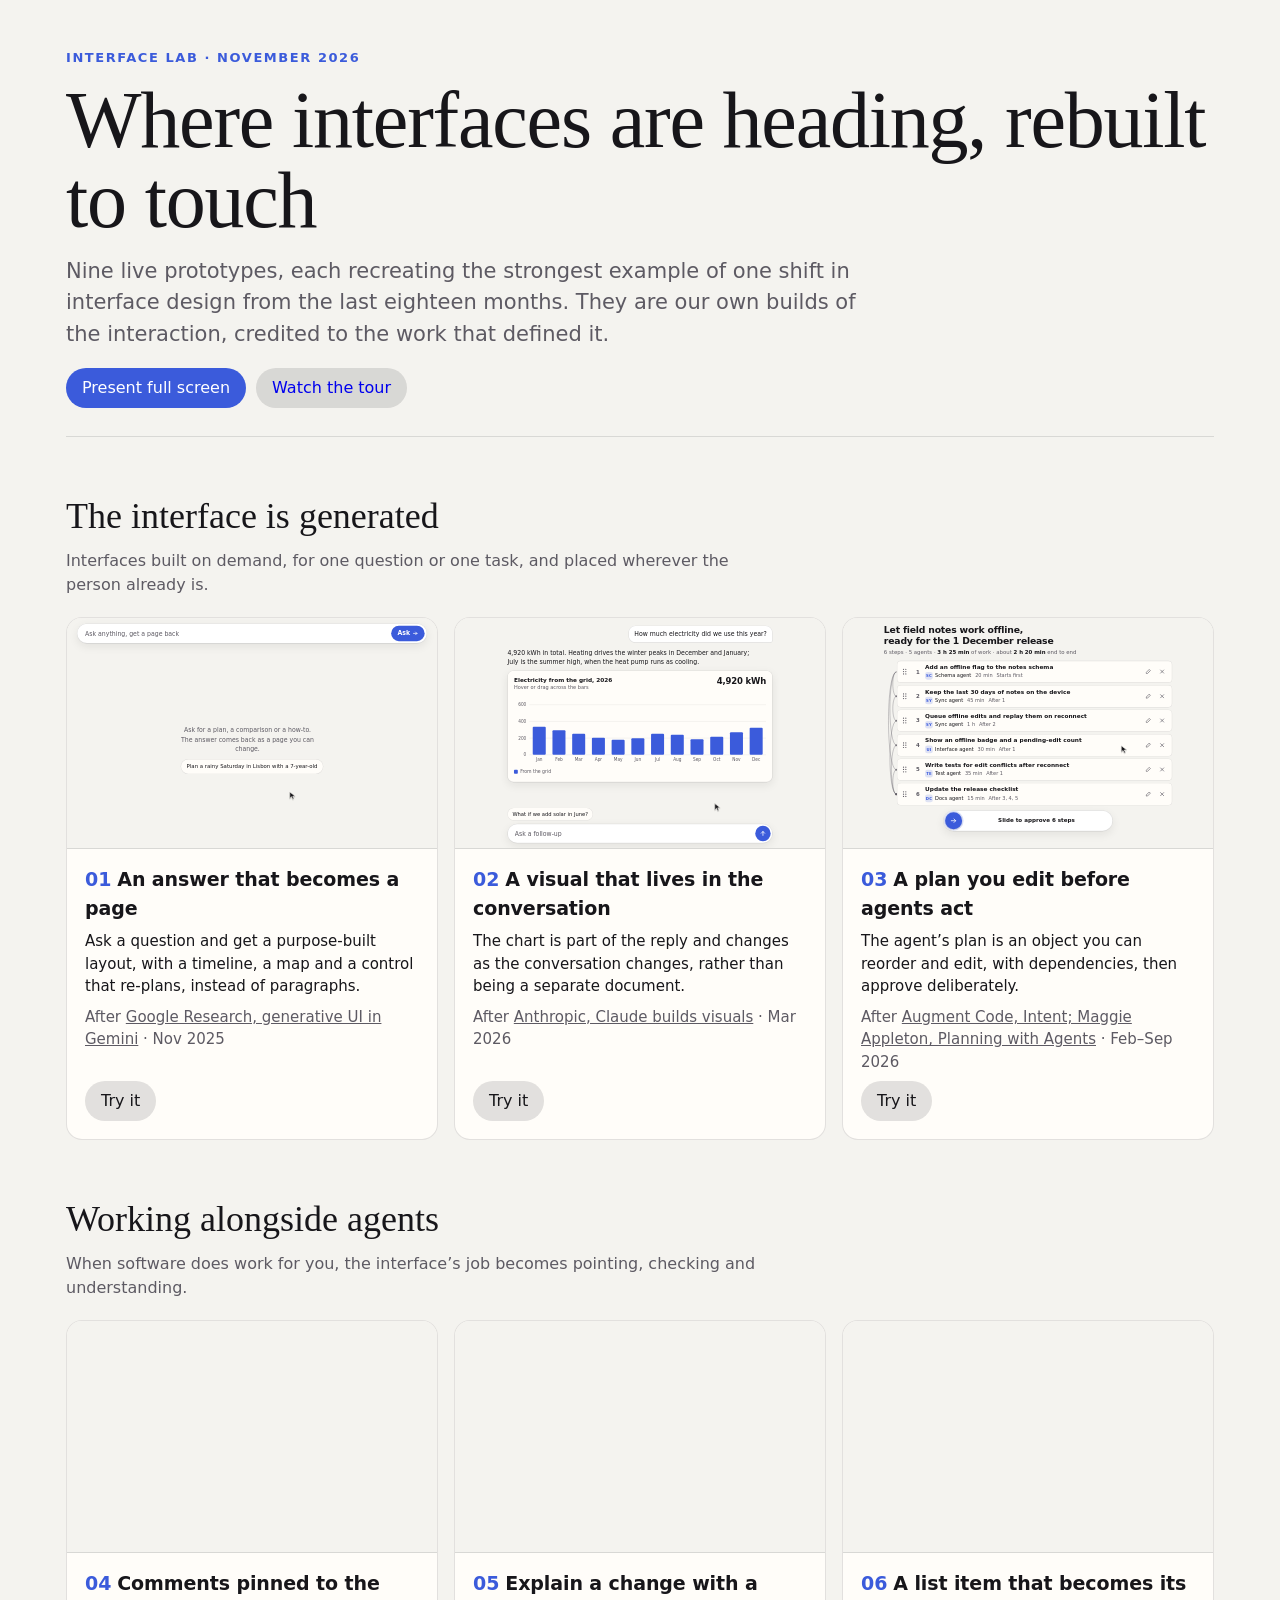
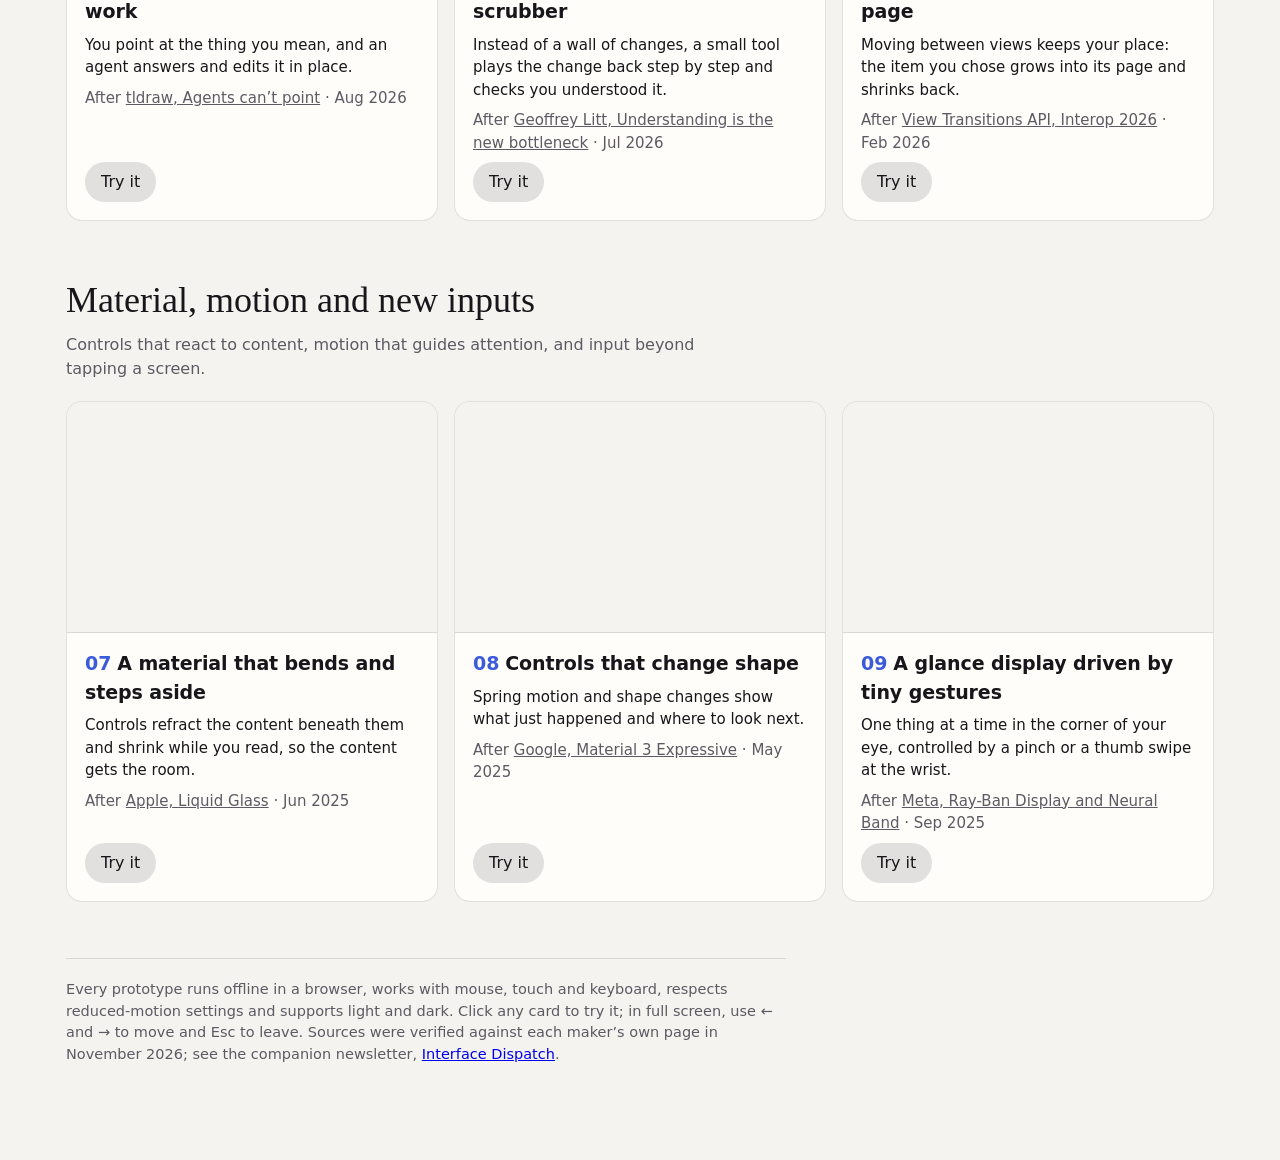
<file: lab/index.html>
<!doctype html>
<html lang="en">
<head>
<meta charset="utf-8">
<meta name="viewport" content="width=device-width, initial-scale=1">
<title>Interface Lab</title>
<meta name="description" content="Nine live prototypes recreating the strongest interface ideas of 2025–2026, each credited to its source.">
<link rel="stylesheet" href="lab.css">
<style>
body{overflow-x:hidden}
main{max-width:1180px;margin:0 auto;padding:0 16px 80px}
.mast{padding:48px 0 28px;border-bottom:1px solid var(--line)}
.kick{margin:0;font-size:13px;font-weight:600;letter-spacing:.12em;text-transform:uppercase;color:var(--accent)}
h1{font-family:"Iowan Old Style",Charter,Georgia,serif;font-weight:500;font-size:clamp(40px,7vw,80px);line-height:1;letter-spacing:-.015em;margin:12px 0 16px}
.dek{font-size:clamp(17px,2vw,21px);color:var(--muted);max-width:62ch;margin:0 0 18px}
.actions{display:flex;flex-wrap:wrap;gap:10px}
h2{font-family:"Iowan Old Style",Charter,Georgia,serif;font-weight:500;font-size:clamp(26px,3.4vw,36px);margin:52px 0 6px}
.theme-intro{color:var(--muted);max-width:68ch;margin:0 0 20px}
.grid{display:grid;gap:16px;grid-template-columns:repeat(auto-fill,minmax(min(100%,340px),1fr))}
.card{background:var(--surface);border:1px solid var(--line);border-radius:var(--r-md);overflow:hidden;display:flex;flex-direction:column}
.frame{position:relative;aspect-ratio:16/10;background:var(--bg);border-bottom:1px solid var(--line);overflow:hidden}
.frame iframe{position:absolute;left:0;top:0;width:960px;height:600px;border:0;transform-origin:0 0;pointer-events:none}
.frame button{position:absolute;inset:0;border:0;background:transparent;cursor:zoom-in}
.card .body{padding:16px 18px 18px;display:flex;flex-direction:column;gap:8px;flex:1}
.card h3{margin:0;font-size:19px;font-weight:600;letter-spacing:-.005em}
.card p{margin:0;font-size:15px}
.src{font-size:13px;color:var(--muted)}
.src a{color:inherit}
.card .open{margin-top:auto;align-self:flex-start}
.num{font-variant-numeric:tabular-nums;color:var(--accent);font-weight:600;margin-right:6px}
/* Presenting: one prototype full screen, arrows to move */
dialog{border:0;padding:0;width:100vw;height:100vh;max-width:none;max-height:none;background:var(--bg);color:var(--ink)}
dialog::backdrop{background:var(--bg)}
.viewer{display:grid;grid-template-rows:1fr auto;height:100%}
.viewer iframe{width:100%;height:100%;border:0;background:var(--bg)}
.viewer footer{display:flex;align-items:center;gap:14px;padding:12px 18px;border-top:1px solid var(--line);background:var(--surface)}
.viewer .cap{flex:1;min-width:0}
.viewer .cap b{display:block;font-size:16px}
.viewer .cap span{font-size:13px;color:var(--muted)}
.notes{margin-top:56px;padding-top:20px;border-top:1px solid var(--line);color:var(--muted);font-size:14.5px;max-width:78ch}
</style>
</head>
<body>
<main>
<header class="mast">
<p class="kick">Interface Lab · November 2026</p>
<h1>Where interfaces are heading, rebuilt to touch</h1>
<p class="dek">Nine live prototypes, each recreating the strongest example of one shift in interface design from the last eighteen months. They are our own builds of the interaction, credited to the work that defined it.</p>
<div class="actions"><button class="pill primary" type="button" data-present="0">Present full screen</button><a class="pill" style="display:inline-flex;align-items:center;text-decoration:none" href="tour.mp4">Watch the tour</a></div>
</header>
<div id="themes"></div>
<p class="notes">Every prototype runs offline in a browser, works with mouse, touch and keyboard, respects reduced-motion settings and supports light and dark. Click any card to try it; in full screen, use ← and → to move and Esc to leave. Sources were verified against each maker’s own page in November 2026; see the companion newsletter, <a href="../index.html">Interface Dispatch</a>.</p>
</main>
<dialog id="viewer" aria-label="Prototype viewer"><div class="viewer"><iframe id="stage-frame" title="Prototype"></iframe><footer><button class="pill" type="button" id="prev" aria-label="Previous prototype">←</button><div class="cap"><b id="cap-title"></b><span id="cap-src"></span></div><button class="pill" type="button" id="next" aria-label="Next prototype">→</button><button class="pill" type="button" id="close">Close</button></footer></div></dialog>
<script>
const THEMES=[
 {title:'The interface is generated',intro:'Interfaces built on demand, for one question or one task, and placed wherever the person already is.',items:[
  {slug:'generative-answer',title:'An answer that becomes a page',why:'Ask a question and get a purpose-built layout, with a timeline, a map and a control that re-plans, instead of paragraphs.',src:'Google Research, generative UI in Gemini',date:'Nov 2025',url:'https://research.google/blog/generative-ui-a-rich-custom-visual-interactive-user-experience-for-any-prompt/'},
  {slug:'inline-visual',title:'A visual that lives in the conversation',why:'The chart is part of the reply and changes as the conversation changes, rather than being a separate document.',src:'Anthropic, Claude builds visuals',date:'Mar 2026',url:'https://claude.com/resources/articles/claude-builds-visuals'},
  {slug:'agent-plan',title:'A plan you edit before agents act',why:'The agent’s plan is an object you can reorder and edit, with dependencies, then approve deliberately.',src:'Augment Code, Intent; Maggie Appleton, Planning with Agents',date:'Feb–Sep 2026',url:'https://augmentcode.com/blog/intent-a-workspace-for-agent-orchestration'}]},
 {title:'Working alongside agents',intro:'When software does work for you, the interface’s job becomes pointing, checking and understanding.',items:[
  {slug:'pinned-threads',title:'Comments pinned to the work',why:'You point at the thing you mean, and an agent answers and edits it in place.',src:'tldraw, Agents can’t point',date:'Aug 2026',url:'https://tldraw.dev/blog/agents-cant-point'},
  {slug:'change-explainer',title:'Explain a change with a scrubber',why:'Instead of a wall of changes, a small tool plays the change back step by step and checks you understood it.',src:'Geoffrey Litt, Understanding is the new bottleneck',date:'Jul 2026',url:'https://geoffreylitt.com/2026/07/02/understanding-is-the-new-bottleneck.html'},
  {slug:'list-to-detail',title:'A list item that becomes its page',why:'Moving between views keeps your place: the item you chose grows into its page and shrinks back.',src:'View Transitions API, Interop 2026',date:'Feb 2026',url:'https://web.dev/blog/interop-2026'}]},
 {title:'Material, motion and new inputs',intro:'Controls that react to content, motion that guides attention, and input beyond tapping a screen.',items:[
  {slug:'glass-toolbar',title:'A material that bends and steps aside',why:'Controls refract the content beneath them and shrink while you read, so the content gets the room.',src:'Apple, Liquid Glass',date:'Jun 2025',url:'https://www.apple.com/newsroom/2025/06/apple-introduces-a-delightful-and-elegant-new-software-design/'},
  {slug:'expressive-shapes',title:'Controls that change shape',why:'Spring motion and shape changes show what just happened and where to look next.',src:'Google, Material 3 Expressive',date:'May 2025',url:'https://blog.google/products-and-platforms/platforms/android/material-3-expressive-android-wearos-launch/'},
  {slug:'glance-hud',title:'A glance display driven by tiny gestures',why:'One thing at a time in the corner of your eye, controlled by a pinch or a thumb swipe at the wrist.',src:'Meta, Ray-Ban Display and Neural Band',date:'Sep 2025',url:'https://about.fb.com/news/2025/09/meta-ray-ban-display-ai-glasses-emg-wristband/'}]}
];
const ALL=THEMES.flatMap(t=>t.items);
const esc=s=>String(s).replace(/[&<>"]/g,c=>({'&':'&amp;','<':'&lt;','>':'&gt;','"':'&quot;'}[c]));
let n=0;
document.getElementById('themes').innerHTML=THEMES.map(t=>`<section><h2>${esc(t.title)}</h2><p class="theme-intro">${esc(t.intro)}</p><div class="grid">${t.items.map(i=>{const k=n++;return `<article class="card"><div class="frame"><iframe data-src="patterns/${i.slug}.html?autoplay" title="${esc(i.title)} preview" loading="lazy" tabindex="-1" aria-hidden="true"></iframe><button type="button" data-present="${k}" aria-label="Open ${esc(i.title)} full screen"></button></div><div class="body"><h3><span class="num">${String(k+1).padStart(2,'0')}</span>${esc(i.title)}</h3><p>${esc(i.why)}</p><p class="src">After <a href="${esc(i.url)}">${esc(i.src)}</a> · ${esc(i.date)}</p><button class="pill open" type="button" data-present="${k}">Try it</button></div></article>`;}).join('')}</div></section>`).join('');
// Previews: scale the 960×600 prototype to the card, and only run the ones on screen.
function fit(){document.querySelectorAll('.frame').forEach(f=>{const i=f.querySelector('iframe');i.style.transform=`scale(${f.clientWidth/960})`;});}
addEventListener('resize',fit);fit();
const io=new IntersectionObserver(es=>es.forEach(e=>{const i=e.target;if(e.isIntersecting){if(!i.src)i.src=i.dataset.src;}else if(i.src){i.removeAttribute('src');}}),{rootMargin:'200px'});
document.querySelectorAll('.frame iframe').forEach(i=>io.observe(i));
// Presenting
const dlg=document.getElementById('viewer'),frame=document.getElementById('stage-frame');let at=0;
function show(k){at=(k+ALL.length)%ALL.length;const i=ALL[at];frame.src=`patterns/${i.slug}.html?autoplay`;document.getElementById('cap-title').textContent=`${String(at+1).padStart(2,'0')} · ${i.title}`;document.getElementById('cap-src').textContent=`After ${i.src} · ${i.date}`;}
document.addEventListener('click',e=>{const b=e.target.closest('[data-present]');if(!b)return;show(+b.dataset.present);dlg.showModal();});
document.getElementById('prev').onclick=()=>show(at-1);document.getElementById('next').onclick=()=>show(at+1);document.getElementById('close').onclick=()=>dlg.close();
dlg.addEventListener('close',()=>frame.removeAttribute('src'));
addEventListener('keydown',e=>{if(!dlg.open)return;if(e.key==='ArrowRight'){e.preventDefault();show(at+1);}if(e.key==='ArrowLeft'){e.preventDefault();show(at-1);}});
</script>
</body>
</html>
</file>
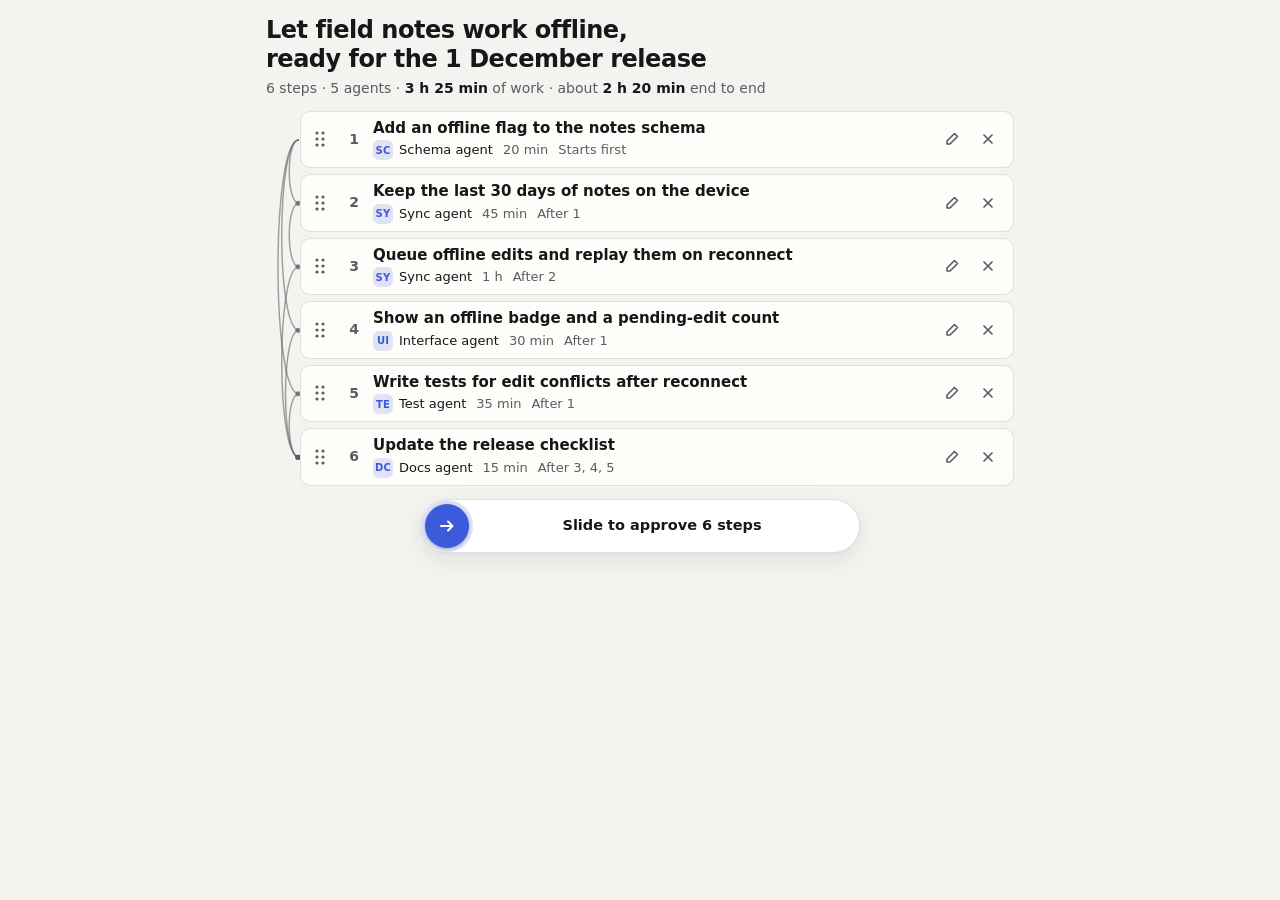
<file: lab/patterns/agent-plan.html>
<!doctype html>
<html lang="en">
<head>
<meta charset="utf-8">
<meta name="viewport" content="width=device-width,initial-scale=1">
<title>Editable Agent Plan</title>
<link rel="stylesheet" href="../lab.css">
<style>
::selection{background:color-mix(in srgb,var(--accent) 28%,transparent)}
[hidden]{display:none!important}
body{overflow-x:hidden}
.app{max-width:780px;margin:0 auto;padding:16px 16px 20px;display:flex;flex-direction:column;gap:12px;min-height:100%}
.num{font-variant-numeric:tabular-nums}
.sr{position:absolute;width:1px;height:1px;overflow:hidden;clip:rect(0 0 0 0)}

header h1{margin:0;font-size:clamp(19px,2.6vw,24px);line-height:1.2;letter-spacing:-.02em;text-wrap:balance}
header p{margin:4px 0 0;font-size:14px;color:var(--muted)}
header p b{color:var(--ink);font-weight:600}
header p b.flash{animation:flash .9s var(--ease)}
@keyframes flash{0%{color:var(--accent)}100%{color:var(--ink)}}

/* Plan list with dependency gutter */
.board{position:relative}
.arcs{position:absolute;left:0;top:0;width:34px;height:100%;overflow:visible;pointer-events:none}
.arcs path{fill:none;stroke:color-mix(in srgb,var(--muted) 55%,transparent);stroke-width:1.5}
.arcs path.hot{stroke:var(--accent);stroke-width:2}
.arcs path.bad{stroke:var(--warn);stroke-dasharray:3 3;stroke-width:2}
.arcs circle{fill:color-mix(in srgb,var(--muted) 70%,transparent)}
.arcs circle.hot{fill:var(--accent)}.arcs circle.bad{fill:var(--warn)}
ol.plan{list-style:none;margin:0;padding:0 0 0 34px;display:flex;flex-direction:column;gap:6px}
.step{display:grid;grid-template-columns:30px 22px 1fr auto;align-items:center;gap:0 8px;background:var(--surface);border:1px solid var(--line);border-radius:var(--r-sm);padding:7px 8px 7px 4px;position:relative;transition:box-shadow .2s,border-color .2s,background .2s}
.step:hover,.step:focus-within{border-color:color-mix(in srgb,var(--ink) 22%,transparent)}
.step.lifted{box-shadow:0 2px 4px rgba(0,0,0,.08),0 14px 32px rgba(0,0,0,.16);z-index:5;border-color:color-mix(in srgb,var(--accent) 60%,var(--line));background:var(--raised)}
.step.bad{border-color:color-mix(in srgb,var(--warn) 60%,var(--line))}
.grip{width:30px;height:36px;border:0;background:none;border-radius:8px;display:grid;place-items:center;color:var(--muted);cursor:grab;touch-action:none}
.grip:hover{color:var(--ink);background:color-mix(in srgb,var(--ink) 5%,transparent)}
.lifted .grip{cursor:grabbing;color:var(--accent)}
.idx{font-weight:700;font-size:14px;color:var(--muted);text-align:center}
.idx.flash{animation:flash .9s var(--ease)}
.body{min-width:0}
.title{font-weight:600;font-size:15px;line-height:1.3;overflow-wrap:anywhere}
.meta{display:flex;flex-wrap:wrap;align-items:center;gap:2px 10px;font-size:13px;color:var(--muted);margin-top:2px}
.who{display:inline-flex;align-items:center;gap:6px;color:var(--ink)}
.mono{font-style:normal;width:20px;height:20px;border-radius:6px;display:inline-grid;place-items:center;font-size:10px;font-weight:700;letter-spacing:.02em;background:color-mix(in srgb,var(--accent) 16%,transparent);color:var(--accent);flex:none}
.deps.flash{animation:flash .9s var(--ease)}
.deps.bad{color:var(--warn);font-weight:600}
.acts{display:flex;gap:2px}
.ibtn{width:34px;height:34px;border:0;background:none;border-radius:8px;display:grid;place-items:center;color:var(--muted);cursor:pointer}
.ibtn:hover{color:var(--ink);background:color-mix(in srgb,var(--ink) 6%,transparent)}
.ibtn.rm:hover{color:var(--crit)}
.edit-row{display:flex;gap:8px;flex-wrap:wrap}
.edit-row input,.edit-row select{font:inherit;font-size:14px;color:var(--ink);background:var(--raised);border:1px solid color-mix(in srgb,var(--accent) 55%,var(--line));border-radius:8px;padding:5px 8px;min-height:34px}
.edit-row input{flex:1 1 220px;min-width:0;font-weight:600}
.edit-row input:focus,.edit-row select:focus{outline:2px solid var(--accent);outline-offset:1px}

/* Approve slider */
.foot{min-height:56px;display:grid;align-items:center}
.slider{position:relative;height:54px;border-radius:999px;background:var(--raised);border:1px solid var(--line);box-shadow:var(--shadow);max-width:440px;width:100%;justify-self:center;overflow:hidden;user-select:none;-webkit-user-select:none}
.slider .fill{position:absolute;left:0;top:0;bottom:0;width:52px;border-radius:999px;background:color-mix(in srgb,var(--accent) 18%,transparent)}
.slider .lbl{position:absolute;inset:0;display:grid;place-items:center;font-size:14.5px;font-weight:600;color:var(--ink);padding:0 20px 0 64px;text-align:center;pointer-events:none}
.slider .thumb{position:absolute;left:4px;top:4px;width:44px;height:44px;border-radius:50%;border:0;background:var(--accent);color:var(--accent-ink);display:grid;place-items:center;cursor:grab;touch-action:none;box-shadow:0 1px 3px rgba(0,0,0,.25)}
.slider .thumb:focus-visible{outline:2px solid var(--accent);outline-offset:3px}
.slider.snap .thumb,.slider.snap .fill{transition:transform .32s var(--spring),width .32s var(--spring)}
.slider.off{opacity:.6}
.slider.off .thumb{background:var(--muted);cursor:not-allowed}
.slider.off .lbl{color:var(--warn)}

/* Lanes */
.lanes{display:flex;flex-direction:column;gap:8px}
.lane{display:grid;grid-template-columns:150px 1fr;gap:10px;align-items:center}
.lane-name{display:flex;align-items:center;gap:8px;font-size:14px;font-weight:600;min-width:0}
.lane-name span{white-space:nowrap;overflow:hidden;text-overflow:ellipsis}
.lane-steps{display:flex;gap:6px;min-width:0}
.chip{flex:1 1 0;min-width:0;background:var(--surface);border:1px solid var(--line);border-radius:var(--r-sm);padding:8px 10px 9px;position:relative;overflow:hidden}
.chip .ct{font-size:13.5px;font-weight:600;white-space:nowrap;overflow:hidden;text-overflow:ellipsis}
.chip .cs{font-size:12px;color:var(--muted);display:flex;align-items:center;gap:5px;margin-top:1px}
.chip .bar{position:absolute;left:0;bottom:0;height:3px;width:100%;background:var(--accent);transform-origin:left;transform:scaleX(0)}
.chip.done{border-color:color-mix(in srgb,var(--ok) 45%,var(--line))}
.chip.done .bar{background:var(--ok)}
.chip.done .cs{color:var(--ok)}
.chip.run .cs{color:var(--ink)}

/* Toast */
.toast{display:flex;align-items:center;gap:12px;justify-content:space-between;background:var(--ink);color:var(--bg);border-radius:var(--r-md);padding:8px 8px 8px 16px;max-width:520px;width:100%;justify-self:center;position:relative;overflow:hidden;font-size:14px;min-height:52px;box-shadow:var(--shadow)}
.toast button{border:0;border-radius:999px;background:color-mix(in srgb,var(--bg) 16%,transparent);color:var(--bg);font-weight:600;padding:0 16px;min-height:38px;cursor:pointer;flex:none}
.toast button:hover{background:color-mix(in srgb,var(--bg) 26%,transparent)}
.toast button:focus-visible{outline-color:var(--bg)}
.toast .clock{position:absolute;left:0;bottom:0;height:3px;width:100%;background:var(--accent);transform-origin:left}

/* Synthetic cursor */
.ghost{position:fixed;left:0;top:0;z-index:99;pointer-events:none;opacity:0;transition:transform .65s var(--ease),opacity .2s}
.ghost.on{opacity:1}
.ghost svg{display:block;filter:drop-shadow(0 1px 2px rgba(0,0,0,.3))}
.ghost::after{content:"";position:absolute;left:-14px;top:-14px;width:28px;height:28px;border-radius:50%;background:var(--accent);opacity:0}
.ghost.tap::after{animation:tap .45s var(--ease)}
.ghost.hold::after{opacity:.25;transform:scale(.8);transition:transform .2s,opacity .2s}
@keyframes tap{from{opacity:.4;transform:scale(.3)}to{opacity:0;transform:scale(1.4)}}

@media (max-width:600px){
 .lane{grid-template-columns:1fr;gap:4px}
 .step{grid-template-columns:28px 18px 1fr auto;padding-right:4px}
 .ibtn{width:32px}
}
@media (prefers-reduced-motion:reduce){.ghost{transition:opacity .2s}}
</style>
</head>
<body>
<main class="app">
 <header>
  <h1>Let field notes work offline, ready for the 1 December release</h1>
  <p id="sum" aria-live="polite"></p>
 </header>
 <div class="board" id="board">
  <svg class="arcs" id="arcs" aria-hidden="true"></svg>
  <ol class="plan" id="plan" aria-label="Plan steps"></ol>
  <div class="lanes" id="lanes" hidden aria-label="Agents at work"></div>
 </div>
 <div class="foot" id="foot">
  <div class="slider" id="slider">
   <div class="fill" id="fill"></div>
   <div class="lbl" id="slbl">Slide to approve</div>
   <button class="thumb" id="thumb" type="button" role="slider" aria-valuemin="0" aria-valuemax="100" aria-valuenow="0" aria-label="Approve plan: drag right, or press the right arrow key until it reaches the end">
    <svg width="20" height="20" viewBox="0 0 20 20" aria-hidden="true"><path d="M4 10h11M11 5.5 15.5 10 11 14.5" fill="none" stroke="currentColor" stroke-width="2" stroke-linecap="round" stroke-linejoin="round"/></svg>
   </button>
  </div>
  <div class="toast" id="toast" hidden role="status"><span id="tmsg"></span><button type="button" id="tbtn"></button><i class="clock" id="clock"></i></div>
 </div>
 <p class="sr" id="say" aria-live="assertive"></p>
</main>
<div class="ghost" aria-hidden="true"><svg width="20" height="22" viewBox="0 0 20 22"><path d="M2 1.5v16.5l4.6-4.3 3 6.8 3.2-1.4-3-6.6 6.4-.3z" fill="var(--ink)" stroke="var(--surface)" stroke-width="1.5" stroke-linejoin="round"/></svg></div>

<script>
const RM=matchMedia('(prefers-reduced-motion: reduce)').matches;
const $=s=>document.querySelector(s);
const EASE='cubic-bezier(.16,1,.3,1)';
const AGENTS={sc:'Schema agent',sy:'Sync agent',ui:'Interface agent',te:'Test agent',dc:'Docs agent'};
const SEED=[
 {id:'s1',title:'Add an offline flag to the notes schema',owner:'sc',effort:20,deps:[]},
 {id:'s2',title:'Keep the last 30 days of notes on the device',owner:'sy',effort:45,deps:['s1']},
 {id:'s3',title:'Queue offline edits and replay them on reconnect',owner:'sy',effort:60,deps:['s2']},
 {id:'s4',title:'Show an offline badge and a pending-edit count',owner:'ui',effort:30,deps:['s1']},
 {id:'s5',title:'Write tests for edit conflicts after reconnect',owner:'te',effort:35,deps:['s1']},
 {id:'s6',title:'Update the release checklist',owner:'dc',effort:15,deps:['s3','s4','s5']}
];
let steps=[],mode='plan',hotId=null;
const nodes=new Map();
const plan=$('#plan'),board=$('#board'),arcs=$('#arcs');
const hm=m=>m<60?`${m} min`:`${Math.floor(m/60)} h${m%60?' '+m%60+' min':''}`;
const pos=id=>steps.findIndex(s=>s.id===id);
const say=t=>{$('#say').textContent=t};
const ICON={
 grip:'<svg width="12" height="18" viewBox="0 0 12 18" aria-hidden="true"><g fill="currentColor"><circle cx="3" cy="3" r="1.6"/><circle cx="9" cy="3" r="1.6"/><circle cx="3" cy="9" r="1.6"/><circle cx="9" cy="9" r="1.6"/><circle cx="3" cy="15" r="1.6"/><circle cx="9" cy="15" r="1.6"/></g></svg>',
 edit:'<svg width="16" height="16" viewBox="0 0 16 16" aria-hidden="true"><path d="M10.5 2.5l3 3L6 13H3v-3z" fill="none" stroke="currentColor" stroke-width="1.6" stroke-linejoin="round"/></svg>',
 rm:'<svg width="16" height="16" viewBox="0 0 16 16" aria-hidden="true"><path d="M4 4l8 8M12 4l-8 8" stroke="currentColor" stroke-width="1.7" stroke-linecap="round"/></svg>',
 check:'<svg width="12" height="12" viewBox="0 0 12 12" aria-hidden="true"><path d="M2.5 6.5l2.2 2.2L9.5 3.8" fill="none" stroke="currentColor" stroke-width="1.8" stroke-linecap="round" stroke-linejoin="round"/></svg>',
 warn:'<svg width="13" height="13" viewBox="0 0 14 14" aria-hidden="true"><path d="M7 1.5l6 11H1z" fill="none" stroke="currentColor" stroke-width="1.5" stroke-linejoin="round"/><path d="M7 6v3" stroke="currentColor" stroke-width="1.5" stroke-linecap="round"/><circle cx="7" cy="10.8" r=".8" fill="currentColor"/></svg>'
};

/* ---------- Schedule: dependencies plus one step at a time per agent ---------- */
function conflicts(){const c=[];steps.forEach((s,i)=>s.deps.forEach(d=>{if(pos(d)>i)c.push([s.id,d])}));return c}
function schedule(){
 const end={},busy={},out={};
 steps.forEach(s=>{const st=Math.max(0,busy[s.owner]||0,...s.deps.map(d=>end[d]??0));end[s.id]=st+s.effort;busy[s.owner]=end[s.id];out[s.id]={start:st,end:end[s.id]}});
 return {out,span:Math.max(0,...Object.values(end))};
}

/* ---------- Render ---------- */
function makeNode(s){
 const li=document.createElement('li');li.className='step';li.dataset.id=s.id;
 li.innerHTML=`<button class="grip" type="button">${ICON.grip}</button><span class="idx num"></span>
  <div class="body"><div class="title"></div><div class="meta"><span class="who"><i class="mono"></i><span class="wn"></span></span><span class="eff num"></span><span class="deps num"></span></div></div>
  <div class="acts"><button class="ibtn ed" type="button">${ICON.edit}</button><button class="ibtn rm" type="button">${ICON.rm}</button></div>`;
 const grip=li.querySelector('.grip');
 grip.addEventListener('pointerdown',e=>{if(mode!=='plan')return;e.preventDefault();grip.focus({preventScroll:true});grip.setPointerCapture(e.pointerId);dragStart(li,e.clientY)});
 grip.addEventListener('pointermove',e=>{if(drag&&drag.li===li)dragMove(e.clientY)});
 grip.addEventListener('pointerup',()=>{if(drag&&drag.li===li)dragEnd()});
 grip.addEventListener('pointercancel',()=>{if(drag&&drag.li===li)dragEnd()});
 grip.addEventListener('keydown',e=>{const k={ArrowUp:-1,ArrowDown:1}[e.key];if(k){e.preventDefault();moveBy(li.dataset.id,k)}});
 li.querySelector('.ed').addEventListener('click',()=>startEdit(li.dataset.id));
 li.querySelector('.rm').addEventListener('click',()=>removeStep(li.dataset.id));
 li.querySelector('.title').addEventListener('dblclick',()=>startEdit(li.dataset.id));
 li.addEventListener('pointerenter',()=>{hotId=li.dataset.id;drawArcs()});
 li.addEventListener('pointerleave',()=>{if(!drag){hotId=null;drawArcs()}});
 li.addEventListener('focusin',()=>{hotId=li.dataset.id;drawArcs()});
 return li;
}
function fill(li,s,i,bad){
 const idx=li.querySelector('.idx'),deps=li.querySelector('.deps');
 if(idx.textContent&&idx.textContent!==String(i+1)){idx.classList.remove('flash');void idx.offsetWidth;idx.classList.add('flash')}
 idx.textContent=i+1;
 if(!li.classList.contains('editing'))li.querySelector('.title').textContent=s.title;
 li.querySelector('.mono').textContent=s.owner.toUpperCase();
 li.querySelector('.wn').textContent=AGENTS[s.owner];
 li.querySelector('.eff').textContent=hm(s.effort);
 const nums=s.deps.map(d=>pos(d)+1).sort((a,b)=>a-b);
 const late=s.deps.filter(d=>pos(d)>i).map(d=>pos(d)+1);
 const txt=late.length?`Needs ${late.join(', ')} first`:nums.length?`After ${nums.join(', ')}`:'Starts first';
 if(deps.textContent&&deps.textContent!==txt){deps.classList.remove('flash');void deps.offsetWidth;deps.classList.add('flash')}
 deps.innerHTML=late.length?ICON.warn+' ':'';deps.append(txt);deps.classList.toggle('bad',!!late.length);
 li.classList.toggle('bad',!!late.length);
 li.querySelector('.grip').setAttribute('aria-label',`Step ${i+1}, ${s.title}. Press up or down arrow to move.`);
 li.querySelector('.ed').setAttribute('aria-label',`Edit step ${i+1}`);
 li.querySelector('.rm').setAttribute('aria-label',`Remove step ${i+1}`);
}
let lastSum='';
function renderSummary(){
 const c=conflicts(),agents=new Set(steps.map(s=>s.owner)).size,work=steps.reduce((a,s)=>a+s.effort,0),{span}=schedule();
 const sum=$('#sum');
 if(mode!=='plan'){return}
 const html=`${steps.length} steps · ${agents} agents · <b class="num">${hm(work)}</b> of work · ${c.length?'<b style="color:var(--warn)">order needs fixing</b>':`about <b class="num">${hm(span)}</b> end to end`}`;
 if(html!==lastSum){sum.innerHTML=html;if(lastSum)sum.querySelectorAll('b').forEach(b=>b.classList.add('flash'));lastSum=html}
 const sl=$('#slider'),off=!!c.length||!steps.length;
 sl.classList.toggle('off',off);$('#thumb').disabled=off;
 $('#slbl').textContent=c.length?`Fix the order of step ${pos(c[0][0])+1} to approve`:`Slide to approve ${steps.length} steps`;
}
function render(flip=true){
 const first=flip&&!RM?new Map([...nodes].map(([id,n])=>[id,n.getBoundingClientRect().top])):null;
 steps.forEach(s=>{if(!nodes.has(s.id))nodes.set(s.id,makeNode(s))});
 [...nodes.keys()].forEach(id=>{if(pos(id)<0){nodes.get(id).remove();nodes.delete(id)}});
 steps.forEach((s,i)=>{const n=nodes.get(s.id);if(plan.children[i]!==n)plan.insertBefore(n,plan.children[i]||null);fill(n,s,i)});
 if(first)nodes.forEach((n,id)=>{if(drag&&drag.li===n)return;const was=first.get(id);if(was==null)return;const d=was-n.getBoundingClientRect().top;if(Math.abs(d)>1)n.animate([{transform:`translateY(${d}px)`},{transform:'none'}],{duration:300,easing:EASE})});
 renderSummary();arcLoop(flip?340:0);
}

/* ---------- Dependency arcs ---------- */
function drawArcs(){
 if(mode!=='plan'){arcs.innerHTML='';return}
 const b=board.getBoundingClientRect(),bad=new Set(conflicts().map(c=>c.join('>')));
 let out='';
 steps.forEach(s=>s.deps.forEach(d=>{
  const na=nodes.get(d),nb=nodes.get(s.id);if(!na||!nb)return;
  const ra=na.getBoundingClientRect(),rb=nb.getBoundingClientRect();
  const y1=ra.top-b.top+ra.height/2,y2=rb.top-b.top+rb.height/2,x=33;
  const k=Math.min(30,8+Math.abs(pos(d)-pos(s.id))*5);
  const cls=bad.has(s.id+'>'+d)?'bad':(hotId===s.id||hotId===d)?'hot':'';
  out+=`<path class="${cls}" d="M${x} ${y1} C${x-k} ${y1} ${x-k} ${y2} ${x} ${y2}"/><circle class="${cls}" cx="${x-1}" cy="${y2}" r="2.6"/>`;
 }));
 arcs.innerHTML=out;
}
let arcUntil=0,arcRaf=0;
function arcLoop(ms){arcUntil=Math.max(arcUntil,performance.now()+ms);if(arcRaf)return;const f=()=>{drawArcs();if(performance.now()<arcUntil||drag)arcRaf=requestAnimationFrame(f);else arcRaf=0};f()}

/* ---------- Reorder ---------- */
let drag=null;
function dragStart(li,y){drag={li,y0:y,y};li.classList.add('lifted');hotId=li.dataset.id;arcLoop(0)}
function dragMove(y){
 if(!drag)return;drag.y=y;const li=drag.li;
 li.style.transform=`translateY(${y-drag.y0}px)`;
 for(let guard=0;guard<steps.length;guard++){
  const r=li.getBoundingClientRect(),mid=r.top+r.height/2;
  const nx=li.nextElementSibling,pv=li.previousElementSibling;
  if(nx){const q=nx.getBoundingClientRect();if(mid>q.top+q.height/2){passOver(nx,true);continue}}
  if(pv){const q=pv.getBoundingClientRect();if(mid<q.top+q.height/2){passOver(pv,false);continue}}
  break;
 }
}
function passOver(sib,down){
 const li=drag.li,before=sib.getBoundingClientRect().top,natBefore=li.getBoundingClientRect().top-(drag.y-drag.y0);
 if(down)plan.insertBefore(sib,li);else plan.insertBefore(sib,li.nextSibling);
 li.style.transform='none';const natAfter=li.getBoundingClientRect().top;
 drag.y0+=natAfter-natBefore;li.style.transform=`translateY(${drag.y-drag.y0}px)`;
 if(!RM){const after=sib.getBoundingClientRect().top;sib.animate([{transform:`translateY(${before-after}px)`},{transform:'none'}],{duration:220,easing:EASE})}
 steps=[...plan.children].map(n=>steps.find(s=>s.id===n.dataset.id));
 steps.forEach((s,i)=>fill(nodes.get(s.id),s,i));renderSummary();
}
function dragEnd(){
 const li=drag.li,dy=drag.y-drag.y0;drag=null;
 li.style.transform='';li.classList.remove('lifted');
 if(!RM&&Math.abs(dy)>1)li.animate([{transform:`translateY(${dy}px)`},{transform:'none'}],{duration:200,easing:EASE});
 hotId=null;arcLoop(260);
 say(`Moved to position ${pos(li.dataset.id)+1} of ${steps.length}.`);
}
function moveBy(id,k){
 const i=pos(id),j=i+k;if(j<0||j>=steps.length)return;
 [steps[i],steps[j]]=[steps[j],steps[i]];render();
 nodes.get(id).querySelector('.grip').focus();say(`Moved to position ${j+1} of ${steps.length}.`);
}

/* ---------- Edit and remove ---------- */
function startEdit(id){
 if(mode!=='plan')return;const li=nodes.get(id),s=steps[pos(id)];if(li.classList.contains('editing'))return;
 li.classList.add('editing');const t=li.querySelector('.title');
 t.innerHTML=`<div class="edit-row"><input aria-label="Step title"><select aria-label="Effort">${[10,15,20,30,45,60,90].map(m=>`<option value="${m}">${hm(m)}</option>`).join('')}</select></div>`;
 const inp=t.querySelector('input'),sel=t.querySelector('select');inp.value=s.title;sel.value=String(s.effort);
 if(!sel.value){sel.insertAdjacentHTML('afterbegin',`<option value="${s.effort}">${hm(s.effort)}</option>`);sel.value=String(s.effort)}
 inp.focus();inp.select();
 const finish=save=>{if(!li.classList.contains('editing'))return;li.classList.remove('editing');
  if(save&&inp.value.trim()){s.title=inp.value.trim();s.effort=+sel.value}
  t.textContent=s.title;render(false);li.querySelector('.ed').focus({preventScroll:true});if(save)say('Step saved.')};
 const key=e=>{if(e.key==='Enter'){e.preventDefault();finish(true)}if(e.key==='Escape'){e.preventDefault();finish(false)}};
 inp.addEventListener('keydown',key);sel.addEventListener('keydown',key);
 t.addEventListener('focusout',()=>setTimeout(()=>{if(!t.contains(document.activeElement))finish(true)},0));
 arcLoop(100);
}
function removeStep(id){
 if(mode!=='plan')return;
 const i=pos(id),gone=steps[i],li=nodes.get(id);
 const snapshot=steps.map(s=>({...s,deps:[...s.deps]}));
 steps.forEach(s=>{if(s.deps.includes(id))s.deps=[...new Set([...s.deps.filter(d=>d!==id),...gone.deps])]});
 const commit=()=>{steps.splice(pos(id),1);render();const n=nodes.get(steps[Math.min(i,steps.length-1)]?.id);n&&n.querySelector('.grip').focus({preventScroll:true})};
 if(RM)commit();else{const h=li.offsetHeight;li.style.overflow='hidden';li.animate([{height:h+'px',opacity:1},{height:'0px',opacity:0,paddingTop:'0px',paddingBottom:'0px',marginBottom:'-6px'}],{duration:200,easing:'cubic-bezier(.7,0,.84,0)'}).onfinish=()=>{li.style.overflow='';commit()};arcLoop(220)}
 toast(`Removed “${gone.title}”`,'Undo',6000,()=>{steps=snapshot;render();hideToast()},true);
}

/* ---------- Toast ---------- */
let toastTimer=0,toastAnim=null;
function toast(msg,btn,ms,onBtn,keepSlider){
 clearTimeout(toastTimer);toastAnim&&toastAnim.cancel();
 $('#tmsg').textContent=msg;const b=$('#tbtn');b.textContent=btn;b.onclick=onBtn;b.hidden=!btn;
 $('#toast').hidden=false;$('#slider').hidden=true;
 if(!RM)$('#toast').animate([{opacity:0,transform:'translateY(6px)'},{opacity:1,transform:'none'}],{duration:220,easing:EASE});
 const clock=$('#clock');clock.hidden=!ms;
 if(ms){toastAnim=clock.animate([{transform:'scaleX(1)'},{transform:'scaleX(0)'}],{duration:ms,easing:'linear',fill:'forwards'});toastTimer=setTimeout(()=>{if(keepSlider)hideToast()},ms)}
}
function hideToast(){clearTimeout(toastTimer);$('#toast').hidden=true;if(mode==='plan')$('#slider').hidden=false}

/* ---------- Slide to approve ---------- */
const slider=$('#slider'),thumb=$('#thumb'),fillEl=$('#fill');
let sx=0,sdrag=null;
const smax=()=>slider.clientWidth-52;
function setSlide(x){sx=Math.max(0,Math.min(smax(),x));thumb.style.transform=`translateX(${sx}px)`;fillEl.style.width=(sx+52)+'px';$('#slbl').style.opacity=Math.max(0,1-sx/smax()*1.6);thumb.setAttribute('aria-valuenow',Math.round(sx/smax()*100))}
function releaseSlide(){if(sx>=smax()*.92){setSlide(smax());approve()}else{slider.classList.add('snap');setSlide(0);setTimeout(()=>slider.classList.remove('snap'),340)}}
thumb.addEventListener('pointerdown',e=>{if(thumb.disabled)return;e.preventDefault();thumb.setPointerCapture(e.pointerId);sdrag={x0:e.clientX-sx};slider.classList.remove('snap')});
thumb.addEventListener('pointermove',e=>{if(sdrag)setSlide(e.clientX-sdrag.x0)});
thumb.addEventListener('pointerup',()=>{if(sdrag){sdrag=null;releaseSlide()}});
thumb.addEventListener('pointercancel',()=>{if(sdrag){sdrag=null;releaseSlide()}});
thumb.addEventListener('keydown',e=>{
 if(thumb.disabled)return;const step=smax()/5;
 if(e.key==='ArrowRight'||e.key==='ArrowUp'){e.preventDefault();slider.classList.add('snap');setSlide(sx+step);if(sx>=smax()-1)setTimeout(approve,250)}
 if(e.key==='ArrowLeft'||e.key==='ArrowDown'){e.preventDefault();slider.classList.add('snap');setSlide(sx-step)}
 if(e.key==='Escape'||e.key==='Home'){slider.classList.add('snap');setSlide(0)}
});
thumb.addEventListener('blur',()=>{if(mode==='plan'&&sx<smax()){slider.classList.add('snap');setSlide(0)}});

/* ---------- Approve, fan out, undo, run ---------- */
let runRaf=0,startTimer=0;
const UNDO_MS=4000,MS_PER_MIN=22;
function chipFor(s){
 const c=document.createElement('div');c.className='chip';c.dataset.id=s.id;
 c.innerHTML=`<div class="ct"></div><div class="cs num"></div><i class="bar"></i>`;c.querySelector('.ct').textContent=s.title;return c;
}
function buildLanes(){
 const lanes=$('#lanes');lanes.replaceChildren();const by=new Map();
 steps.forEach(s=>{if(!by.has(s.owner))by.set(s.owner,[]);by.get(s.owner).push(s)});
 by.forEach((list,o)=>{const l=document.createElement('div');l.className='lane';
  l.innerHTML=`<div class="lane-name"><i class="mono">${o.toUpperCase()}</i><span>${AGENTS[o]}</span></div><div class="lane-steps"></div>`;
  list.forEach(s=>l.lastChild.append(chipFor(s)));lanes.append(l)});
}
function morphBetween(fromEls,toEls,dur){
 if(RM)return;
 toEls.forEach((to,i)=>{const f=fromEls.get(to.dataset.id);if(!f)return;const a=f,b=to.getBoundingClientRect();
  to.animate([{transform:`translate(${a.left-b.left}px,${a.top-b.top}px) scale(${a.width/b.width},${a.height/b.height})`,transformOrigin:'0 0'},{transform:'none',transformOrigin:'0 0'}],{duration:dur,delay:i*35,easing:EASE,fill:'backwards'});
  [...to.children].forEach(ch=>ch.animate([{opacity:0},{opacity:0,offset:.35},{opacity:1}],{duration:dur,delay:i*35,fill:'backwards'}));
 });
}
function approve(){
 if(mode!=='plan')return;mode='queued';
 const from=new Map(steps.map(s=>[s.id,nodes.get(s.id).getBoundingClientRect()]));
 buildLanes();plan.hidden=true;arcs.innerHTML='';$('#lanes').hidden=false;
 morphBetween(from,[...document.querySelectorAll('#lanes .chip')],480);
 if(!RM)document.querySelectorAll('.lane-name').forEach((n,i)=>n.animate([{opacity:0,transform:'translateX(-6px)'},{opacity:1,transform:'none'}],{duration:260,delay:200+i*40,easing:EASE,fill:'backwards'}));
 const lanesN=document.querySelectorAll('.lane').length;
 $('#sum').innerHTML=`Approved · ${steps.length} steps across <b>${lanesN} agents</b>, running in parallel where the order allows`;lastSum='';
 setStatuses(0);
 toast(`Approved. Agents start in ${UNDO_MS/1000} s`,'Undo',UNDO_MS,undo);
 let left=UNDO_MS/1000;const tick=()=>{left--;if(mode!=='queued')return;if(left>0){$('#tmsg').textContent=`Approved. Agents start in ${left} s`;startTimer=setTimeout(tick,1000)}else startRun()};
 startTimer=setTimeout(tick,1000);say('Plan approved. Agents start in 4 seconds. Undo is available.');
}
function undo(){
 if(mode!=='queued')return;clearTimeout(startTimer);mode='plan';
 const from=new Map([...document.querySelectorAll('#lanes .chip')].map(c=>[c.dataset.id,c.getBoundingClientRect()]));
 $('#lanes').hidden=true;plan.hidden=false;hideToast();setSlide(0);render(false);
 morphBetween(from,steps.map(s=>nodes.get(s.id)),380);arcLoop(500);
 say('Approval undone. The plan is editable again.');
}
function setStatuses(t){
 const {out,span}=schedule();let done=0;
 steps.forEach(s=>{
  const c=document.querySelector(`#lanes .chip[data-id="${s.id}"]`);if(!c)return;
  const {start,end}=out[s.id],p=Math.max(0,Math.min(1,(t-start)/(end-start)));
  const cs=c.querySelector('.cs');c.querySelector('.bar').style.transform=`scaleX(${p})`;
  c.classList.toggle('run',p>0&&p<1);c.classList.toggle('done',p>=1);
  if(p>=1){done++;cs.innerHTML=ICON.check+' Done'}
  else if(p>0)cs.textContent=`${Math.round(p*100)}% · ${hm(Math.max(1,Math.ceil(end-t)))} left`;
  else{const wait=s.deps.filter(d=>out[d].end>t).map(d=>pos(d)+1).sort((a,b)=>a-b);cs.textContent=wait.length?`Waits for ${wait.join(', ')}`:start>t?'Next for this agent':'Ready to start'}
 });
 return {done,span};
}
function startRun(){
 mode='run';hideToast();toast('Agents working · 0 of '+steps.length+' done','',0);
 const t0=performance.now();
 const f=now=>{const t=(now-t0)/MS_PER_MIN,{done,span}=setStatuses(t);
  $('#tmsg').textContent=`Agents working · ${done} of ${steps.length} done`;
  if(t<span)runRaf=requestAnimationFrame(f);
  else{mode='done';toast(`All ${steps.length} steps done · ${hm(span)} of agent time, simulated`,'Back to plan',0,resetPlan);say('All steps done.')}};
 runRaf=requestAnimationFrame(f);
}
function resetPlan(){
 cancelAnimationFrame(runRaf);clearTimeout(startTimer);mode='plan';
 $('#lanes').hidden=true;plan.hidden=false;hideToast();setSlide(0);lastSum='';render(false);
}
function init(){
 cancelAnimationFrame(runRaf);clearTimeout(startTimer);clearTimeout(toastTimer);
 steps=SEED.map(s=>({...s,deps:[...s.deps]}));nodes.forEach(n=>n.remove());nodes.clear();
 mode='plan';drag=null;hotId=null;lastSum='';$('#lanes').hidden=true;plan.hidden=false;hideToast();setSlide(0);render(false);
}
init();
addEventListener('resize',()=>{if(mode==='plan'){drawArcs();if(sx)setSlide(sx)}});

/* ---------- Autoplay ---------- */
const AUTO=new URLSearchParams(location.search).has('autoplay');
const ghost=$('.ghost');let run=0,auto=false;
function stop(){if(!auto)return;auto=false;run++;ghost.classList.remove('on','hold');if(drag)dragEnd()}
['pointerdown','keydown','wheel','touchstart'].forEach(t=>addEventListener(t,e=>{if(e.isTrusted)stop()},{capture:true,passive:true}));
function nap(ms){const r=run;return new Promise((ok,no)=>setTimeout(()=>r===run&&auto?ok():no('stop'),ms))}
let gx=0,gy=0;
function point(x,y,ms){gx=x;gy=y;ghost.style.transitionDuration=ms+'ms';ghost.style.transform=`translate(${x}px,${y}px)`;return nap(RM?60:ms)}
async function glide(n,ax=.5,ay=.5,ms=650){const b=n.getBoundingClientRect();await point(b.left+b.width*ax,b.top+b.height*ay,ms)}
async function tap(){ghost.classList.remove('tap');void ghost.offsetWidth;ghost.classList.add('tap');await nap(200)}
async function sweep(x1,y1,ms,onStep){
 const x0=gx,y0=gy,t0=performance.now();ghost.style.transitionDuration='0ms';
 while(true){await nap(16);const p=Math.min(1,(performance.now()-t0)/(RM?1:ms)),e=p<.5?2*p*p:1-Math.pow(-2*p+2,2)/2;
  gx=x0+(x1-x0)*e;gy=y0+(y1-y0)*e;ghost.style.transform=`translate(${gx}px,${gy}px)`;onStep(gx,gy);if(p>=1)break}
}
async function script(){
 init();scrollTo(0,0);
 ghost.style.transitionDuration='0ms';ghost.style.transform=`translate(${innerWidth*.75}px,${innerHeight*.55}px)`;
 await nap(60);ghost.classList.add('on');await nap(600);
 const li=nodes.get('s5'),grip=li.querySelector('.grip'),target=nodes.get('s2');
 await glide(grip,.5,.5,700);hotId='s5';drawArcs();await nap(350);
 ghost.classList.add('hold');dragStart(li,gy);await nap(220);
 const dest=target.getBoundingClientRect().top+10;
 await sweep(gx,dest,1500,(x,y)=>dragMove(y));
 await nap(180);ghost.classList.remove('hold');dragEnd();await nap(1300);
 const b=thumb.getBoundingClientRect();await point(b.left+b.width/2,b.top+b.height/2,800);
 ghost.classList.add('hold');await nap(200);const x0=gx;slider.classList.remove('snap');
 await sweep(x0+smax(),gy,950,x=>setSlide(x-x0));
 ghost.classList.remove('hold');releaseSlide();await nap(700);
 await glide($('#tbtn'),.5,.5,700);await nap(2400);
 await point(innerWidth*.82,innerHeight*.35,900);
 await nap(RM?3500:4200);
}
async function loop(){auto=true;while(auto){try{await script();await nap(2000)}catch(e){if(e!=='stop')console.error(e);return}}}
if(AUTO)loop();
</script>
</body>
</html>
</file>
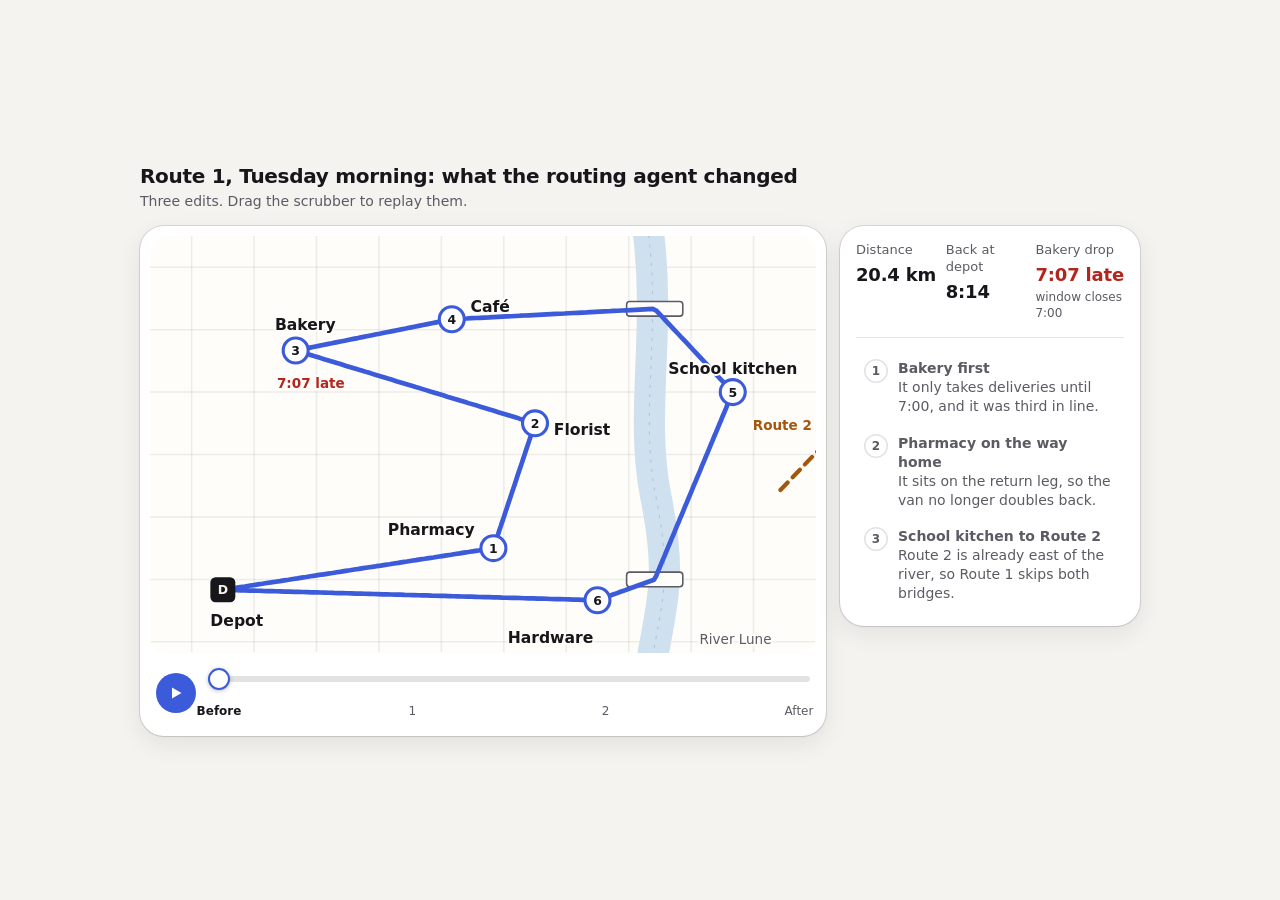
<file: lab/patterns/change-explainer.html>
<!doctype html>
<html lang="en">
<head>
<meta charset="utf-8">
<meta name="viewport" content="width=device-width, initial-scale=1">
<title>Change Explainer Scrubber</title>
<link rel="stylesheet" href="../lab.css">
<style>
:root{--r2:#a3570e;--water:#cfe0ee;--water-line:#a9c4dc;--street:color-mix(in oklab,var(--ink) 7%,transparent)}
@media (prefers-color-scheme:dark){:root:not([data-theme="light"]){--r2:#f0a35e;--water:#1b2a38;--water-line:#2c4560}}
:root[data-theme="dark"]{--r2:#f0a35e;--water:#1b2a38;--water-line:#2c4560}
::selection{background:color-mix(in oklab,var(--accent) 30%,transparent)}
.stage{padding:16px}
.app{width:min(100%,1000px);display:grid;gap:14px}
.head h1{margin:0;font-size:20px;line-height:1.2;letter-spacing:-.015em;font-weight:680;text-wrap:balance}
.head p{margin:3px 0 0;font-size:14px;color:var(--muted)}
.grid{display:grid;grid-template-columns:minmax(0,1fr) 300px;gap:14px;align-items:start}
.card{background:var(--raised);border-radius:var(--r-lg);box-shadow:var(--shadow),0 0 0 1px var(--line)}
.mapcard{padding:10px 10px 14px}
.map{display:block;width:100%;height:auto;max-height:calc(100dvh - 210px);border-radius:var(--r-md);background:var(--surface)}
.stop-name{font-size:15px;fill:var(--ink);font-weight:550;paint-order:stroke;stroke:var(--surface);stroke-width:4px;stroke-linejoin:round}
.stop-time{font-size:13px;font-weight:650;paint-order:stroke;stroke:var(--surface);stroke-width:4px;font-variant-numeric:tabular-nums}
.stop-no{font-size:12px;font-weight:700;text-anchor:middle;dominant-baseline:central}
.halo{fill:none;stroke:var(--accent);stroke-width:2;opacity:0}

.scrub{display:grid;grid-template-columns:auto 1fr;gap:12px;align-items:center;padding:12px 6px 0}
.play{width:40px;height:40px;border-radius:50%;border:0;background:var(--accent);color:var(--accent-ink);display:grid;place-items:center;cursor:pointer}
.play:hover{filter:brightness(1.08)}
.track{position:relative;padding-bottom:22px}
input[type=range]{-webkit-appearance:none;appearance:none;width:100%;height:28px;margin:0;background:none;cursor:grab;touch-action:none}
input[type=range]:active{cursor:grabbing}
input[type=range]::-webkit-slider-runnable-track{height:6px;border-radius:3px;background:linear-gradient(var(--accent),var(--accent)) 0/var(--fill,0%) 100% no-repeat,var(--line)}
input[type=range]::-moz-range-track{height:6px;border-radius:3px;background:var(--line)}
input[type=range]::-moz-range-progress{height:6px;border-radius:3px;background:var(--accent)}
input[type=range]::-webkit-slider-thumb{-webkit-appearance:none;width:22px;height:22px;margin-top:-8px;border-radius:50%;background:var(--raised);border:2px solid var(--accent);box-shadow:0 1px 4px rgba(0,0,0,.25)}
input[type=range]::-moz-range-thumb{width:18px;height:18px;border-radius:50%;background:var(--raised);border:2px solid var(--accent)}
input[type=range]:focus-visible{outline:none}
input[type=range]:focus-visible::-webkit-slider-thumb{outline:2px solid var(--accent);outline-offset:3px}
input[type=range]:focus-visible::-moz-range-thumb{outline:2px solid var(--accent);outline-offset:3px}
.ticks{position:absolute;left:11px;right:11px;bottom:0;height:22px}
.tick{position:absolute;transform:translateX(-50%);border:0;background:none;padding:2px 6px;font-size:12px;color:var(--muted);cursor:pointer;border-radius:6px;font-variant-numeric:tabular-nums;white-space:nowrap}
.tick[aria-current="true"]{color:var(--ink);font-weight:650}
.tick:hover{color:var(--ink)}

.panel{padding:16px;display:grid;gap:14px}
.metrics{display:grid;grid-template-columns:repeat(3,1fr);gap:8px;margin:0}
.metric{display:grid;gap:2px;align-content:start}
.metric dt{font-size:13px;color:var(--muted);line-height:1.3}
.metric dd{margin:0;font-size:18px;font-weight:650;letter-spacing:-.01em;font-variant-numeric:tabular-nums;white-space:nowrap}
.metric .delta{font-size:12px;line-height:1.3;color:var(--muted);font-variant-numeric:tabular-nums;min-height:16px}
.metric .delta.good{color:var(--ok)}
.metric dd.late{color:var(--crit)}
hr{border:0;border-top:1px solid var(--line);margin:0}
.steps[hidden]{display:none}
.steps{list-style:none;margin:0;padding:0;display:grid;gap:4px}
.step{display:grid;grid-template-columns:24px 1fr;gap:10px;align-items:start;width:100%;text-align:left;border:0;background:none;padding:7px 8px;border-radius:var(--r-sm);cursor:pointer;font-size:14px;line-height:1.35;color:var(--muted);transition:background .2s var(--ease),color .2s var(--ease)}
.step:hover{background:color-mix(in oklab,var(--ink) 5%,transparent)}
.step .n{width:24px;height:24px;border-radius:50%;display:grid;place-items:center;font-size:12px;font-weight:700;box-shadow:inset 0 0 0 1.5px var(--line);transition:background .2s var(--ease),color .2s var(--ease)}
.step strong{display:block;color:inherit;font-weight:650}
.step[data-s="done"]{color:var(--ink)}
.step[data-s="done"] .n{background:var(--ok);color:var(--bg);box-shadow:none}
.step[data-s="now"]{color:var(--ink);background:color-mix(in oklab,var(--accent) 10%,transparent)}
.step[data-s="now"] .n{background:var(--accent);color:var(--accent-ink);box-shadow:none}
.quiz-chip{justify-self:start;display:inline-flex;align-items:center;gap:8px;transition:opacity .25s var(--ease),transform .25s var(--ease)}
.quiz-chip[hidden]{display:none}
.quiz-chip.enter{animation:rise .3s var(--ease)}
@keyframes rise{from{opacity:0;transform:translateY(6px)}}
.quiz{display:grid;gap:10px;animation:rise .3s var(--ease)}
.quiz[hidden]{display:none}
#qtitle:focus{outline:none}
.quiz h2{margin:0;font-size:16px;line-height:1.3;font-weight:650;text-wrap:balance}
.opts{display:grid;gap:6px}
.opt{display:flex;gap:10px;align-items:center;text-align:left;border:0;padding:9px 10px;border-radius:var(--r-sm);background:none;box-shadow:inset 0 0 0 1px var(--line);font-size:14px;line-height:1.3;cursor:pointer;transition:box-shadow .2s var(--ease),background .2s var(--ease)}
.opt:hover{box-shadow:inset 0 0 0 1px var(--muted)}
.opt .mark{flex:none;width:18px;height:18px;border-radius:50%;box-shadow:inset 0 0 0 1.5px var(--muted);display:grid;place-items:center}
.opt[data-r="right"]{box-shadow:inset 0 0 0 2px var(--ok);background:color-mix(in oklab,var(--ok) 9%,transparent)}
.opt[data-r="right"] .mark{background:var(--ok);box-shadow:none;color:var(--bg)}
.opt[data-r="wrong"]{box-shadow:inset 0 0 0 2px var(--crit);background:color-mix(in oklab,var(--crit) 7%,transparent)}
.opt[data-r="wrong"] .mark{background:var(--crit);box-shadow:none;color:var(--bg)}
.verdict{margin:0;font-size:14px;line-height:1.4;min-height:20px}
.verdict.ok{color:var(--ok)}.verdict.no{color:var(--crit)}
.linkish{justify-self:start;border:0;background:none;padding:4px 0;color:var(--accent);font-size:14px;cursor:pointer;text-decoration:underline;text-underline-offset:3px}

@media (max-width:720px){
 .grid{grid-template-columns:1fr}
 .stop-name{font-size:21px}.stop-time{font-size:18px}.stop-no{font-size:15px}
 .head h1{font-size:18px}
}
.ap-cursor{position:fixed;left:0;top:0;z-index:50;pointer-events:none;transition:transform .5s var(--ease)}
.ap-cursor svg{display:block;filter:drop-shadow(0 2px 3px rgba(0,0,0,.3))}
.ap-ripple{position:fixed;z-index:49;width:36px;height:36px;margin:-18px 0 0 -18px;border-radius:50%;border:2px solid var(--accent);pointer-events:none;animation:rip .45s var(--ease) forwards}
@keyframes rip{from{transform:scale(.3);opacity:1}to{transform:scale(1.3);opacity:0}}
.sr{position:absolute;width:1px;height:1px;overflow:hidden;clip-path:inset(50%)}
</style>
</head>
<body>
<main class="stage">
 <div class="app">
  <div class="head">
   <h1>Route 1, Tuesday morning: what the routing agent changed</h1>
   <p>Three edits. Drag the scrubber to replay them.</p>
  </div>
  <div class="grid">
   <section class="card mapcard" aria-label="Route map">
    <svg class="map" id="map" viewBox="0 0 640 400" role="img" aria-labelledby="mapdesc">
     <desc id="mapdesc">Map of Route 1 from the depot. The faint dashed line is the route before the change; the solid line is the route at the selected step.</desc>
     <g id="streets" stroke="var(--street)" stroke-width="1.5"></g>
     <path d="M478 -10C492 90 470 170 486 250S492 350 482 410" fill="none" stroke="var(--water)" stroke-width="30"/>
     <path d="M478 -10C492 90 470 170 486 250S492 350 482 410" fill="none" stroke="var(--water-line)" stroke-width="1" stroke-dasharray="3 6"/>
     <g fill="var(--surface)" stroke="var(--muted)" stroke-width="1.5"><rect x="458" y="63" width="54" height="14" rx="3"/><rect x="458" y="323" width="54" height="14" rx="3"/></g>
     <text x="528" y="392" class="stop-time" fill="var(--muted)" style="font-weight:500">River Lune</text>
     <path id="ghost" fill="none" stroke="var(--muted)" stroke-width="2" stroke-dasharray="2 6" stroke-linecap="round" opacity=".55"/>
     <path id="r2" fill="none" stroke="var(--r2)" stroke-width="4" stroke-linecap="round" stroke-linejoin="round" stroke-dasharray="10 7"/>
     <path id="r1" fill="none" stroke="var(--accent)" stroke-width="4.5" stroke-linecap="round" stroke-linejoin="round"/>
     <text x="636" y="186" class="stop-time" fill="var(--r2)" text-anchor="end">Route 2</text>
     <g id="stops"></g>
    </svg>
    <div class="scrub">
     <button class="play" id="play" type="button" aria-label="Play the change"><svg width="16" height="16" viewBox="0 0 16 16" aria-hidden="true"><path id="playicon" d="M4 2.5v11l9.5-5.5z" fill="currentColor"/></svg></button>
     <div class="track">
      <input id="range" type="range" min="0" max="3" step="0.001" value="0" aria-label="Change timeline">
      <div class="ticks" id="ticks"></div>
     </div>
    </div>
   </section>
   <aside class="card panel" aria-label="What changed">
    <dl class="metrics" id="metrics"></dl>
    <hr>
    <ol class="steps" id="steps"></ol>
    <button class="pill primary quiz-chip" id="quizchip" type="button" hidden><svg width="16" height="16" viewBox="0 0 16 16" aria-hidden="true"><circle cx="8" cy="8" r="6.5" fill="none" stroke="currentColor" stroke-width="1.6"/><path d="M6.2 6.3a1.9 1.9 0 1 1 2.6 1.8c-.5.2-.8.6-.8 1.1v.4M8 11.6v.1" fill="none" stroke="currentColor" stroke-width="1.6" stroke-linecap="round"/></svg>Quiz me on this change</button>
    <div class="quiz" id="quiz" hidden>
     <h2 id="qtitle" tabindex="-1">Why doesn't Route 1 cross the river any more?</h2>
     <div class="opts" id="opts" role="group" aria-labelledby="qtitle"></div>
     <p class="verdict" id="verdict" aria-live="polite"></p>
     <button class="linkish" id="back" type="button">Back to the steps</button>
    </div>
   </aside>
  </div>
  <p class="sr" id="live" aria-live="polite"></p>
 </div>
</main>
<script>
(() => {
'use strict';
const $ = s => document.querySelector(s), NS = 'http://www.w3.org/2000/svg';
const rm = matchMedia('(prefers-reduced-motion: reduce)');
const P = {
 depot:{x:70, y:340, name:'Depot', lx:-14, ly:30, anchor:'start'},
 A:{x:140, y:110, name:'Bakery', lx:-18, ly:-20},
 C:{x:290, y:80, name:'Café', lx:18, ly:-12},
 D:{x:370, y:180, name:'Florist', lx:18, ly:6},
 B:{x:330, y:300, name:'Pharmacy', lx:-18, ly:-18, anchor:'end'},
 F:{x:430, y:350, name:'Hardware', lx:-4, ly:36, anchor:'end'},
 E:{x:560, y:150, name:'School kitchen', lx:0, ly:-22, anchor:'middle'},
 N:{x:485, y:70}, S:{x:485, y:330}
};
const ROUTES = [
 ['depot','B','D','A','C','N','E','S','F','depot'],
 ['depot','A','B','D','C','N','E','S','F','depot'],
 ['depot','A','C','D','N','E','S','F','B','depot'],
 ['depot','A','C','D','F','B','depot']
];
const STEPS = [
 {title:'Bakery first', why:'It only takes deliveries until 7:00, and it was third in line.', changed:['A']},
 {title:'Pharmacy on the way home', why:'It sits on the return leg, so the van no longer doubles back.', changed:['B']},
 {title:'School kitchen to Route 2', why:'Route 2 is already east of the river, so Route 1 skips both bridges.', changed:['E']}
];
const R2_BASE = [[648, 200], [604, 246]];
const M_PER_UNIT = 12, KMH = 18, SERVICE = 6, DEPART = 6 * 60 + 30, BAKERY_BY = 7 * 60;

/* ---------- geometry ---------- */
const pts = r => r.map(id => [P[id].x, P[id].y]);
const len = (a, b) => Math.hypot(b[0] - a[0], b[1] - a[1]);
function resample(poly, n){
 const seg = [], total = poly.slice(1).reduce((s, p, i) => { const l = len(poly[i], p); seg.push(l); return s + l; }, 0);
 const out = []; let i = 0, acc = 0;
 for (let k = 0; k < n; k++) {
  const d = total * k / (n - 1);
  while (i < seg.length - 1 && acc + seg[i] < d) acc += seg[i++];
  const t = seg[i] ? (d - acc) / seg[i] : 0;
  out.push([poly[i][0] + (poly[i + 1][0] - poly[i][0]) * t, poly[i][1] + (poly[i + 1][1] - poly[i][1]) * t]);
 }
 return out;
}
const SAMPLED = ROUTES.map(r => resample(pts(r), 400));
const dPath = a => 'M' + a.map(p => p[0].toFixed(1) + ' ' + p[1].toFixed(1)).join('L');
function metrics(r){
 let min = DEPART, units = 0, bakery = null;
 for (let i = 1; i < r.length; i++) {
  const u = len([P[r[i - 1]].x, P[r[i - 1]].y], [P[r[i]].x, P[r[i]].y]); units += u;
  min += u * M_PER_UNIT / 1000 / KMH * 60;
  if (r[i] === 'A') bakery = min;
  if (P[r[i]].name && r[i] !== 'depot') min += SERVICE;
 }
 return {km:units * M_PER_UNIT / 1000, back:min, bakery};
}
const MET = ROUTES.map(metrics);
const clock = m => { m = Math.round(m); return Math.floor(m / 60) + ':' + String(m % 60).padStart(2, '0'); };

/* ---------- static drawing ---------- */
function el(tag, attrs, parent){ const n = document.createElementNS(NS, tag); for (const k in attrs) n.setAttribute(k, attrs[k]); parent && parent.append(n); return n; }
const streets = $('#streets');
for (let x = 40; x < 640; x += 60) el('path', {d:`M${x} 0V400`}, streets);
for (let y = 30; y < 400; y += 60) el('path', {d:`M0 ${y}H640`}, streets);
$('#ghost').setAttribute('d', dPath(pts(ROUTES[0])));
const stopEls = {};
const stopsG = $('#stops');
for (const id of ['depot', 'A', 'B', 'C', 'D', 'E', 'F']) {
 const s = P[id], g = el('g', {transform:`translate(${s.x} ${s.y})`}, stopsG);
 const halo = el('circle', {class:'halo', r:20}, g);
 const dot = id === 'depot' ? el('rect', {x:-12, y:-12, width:24, height:24, rx:5, fill:'var(--ink)'}, g) : el('circle', {r:12, fill:'var(--raised)', stroke:'var(--accent)', 'stroke-width':3}, g);
 const no = el('text', {class:'stop-no', fill: id === 'depot' ? 'var(--bg)' : 'var(--ink)'}, g);
 if (id === 'depot') no.textContent = 'D';
 const name = el('text', {class:'stop-name', x:s.lx + (s.anchor === 'middle' ? 0 : 0), y:s.ly + 5, 'text-anchor':s.anchor || 'start'}, g); name.textContent = s.name;
 if (s.anchor === 'start' && id === 'depot') name.setAttribute('x', -12);
 const time = id === 'A' ? el('text', {class:'stop-time', x:-18, y:36, 'text-anchor':'start'}, g) : null;
 stopEls[id] = {g, halo, dot, no, time};
}
if (P.A.lx < 0) { stopEls.A.g.querySelector('.stop-name').setAttribute('text-anchor', 'start'); stopEls.A.g.querySelector('.stop-name').setAttribute('x', -20); stopEls.A.g.querySelector('.stop-name').setAttribute('y', -20); }

const metricsEl = $('#metrics');
metricsEl.innerHTML = [['km', 'Distance'], ['back', 'Back at depot'], ['bakery', 'Bakery drop']].map(([k, l]) => `<div class="metric"><dt>${l}</dt><dd id="m-${k}"></dd><span class="delta" id="d-${k}"></span></div>`).join('');
const stepsEl = $('#steps');
stepsEl.innerHTML = STEPS.map((s, i) => `<li><button class="step" type="button" data-i="${i + 1}"><span class="n">${i + 1}</span><span><strong>${s.title}</strong>${s.why}</span></button></li>`).join('');
const ticks = $('#ticks');
ticks.innerHTML = ['Before', '1', '2', 'After'].map((l, i) => `<button class="tick" type="button" data-i="${i}" style="left:${i / 3 * 100}%" aria-label="${i === 0 ? 'Before the change' : i === 3 ? 'After step 3, the final route' : 'Step ' + i}">${l}</button>`).join('');

/* ---------- render at a position t in [0,3] ---------- */
const range = $('#range');
let t = 0, lastWhole = -1;
function render(v){
 t = Math.max(0, Math.min(3, v));
 range.value = t; range.style.setProperty('--fill', t / 3 * 100 + '%');
 const k = Math.min(2, Math.floor(t)), p = t - k, a = SAMPLED[k], b = SAMPLED[k + 1];
 $('#r1').setAttribute('d', dPath(a.map((q, i) => [q[0] + (b[i][0] - q[0]) * p, q[1] + (b[i][1] - q[1]) * p])));
 const e = Math.max(0, Math.min(1, t - 2)), end = [R2_BASE[1][0] + (P.E.x - R2_BASE[1][0]) * e, R2_BASE[1][1] + (P.E.y + 12 - R2_BASE[1][1]) * e];
 $('#r2').setAttribute('d', dPath([...R2_BASE, end]));

 const whole = Math.round(t), route = ROUTES[whole];
 let n = 0;
 for (const id of ['A', 'B', 'C', 'D', 'E', 'F']) {
  const s = stopEls[id], idx = route.indexOf(id);
  const order = route.filter(r => P[r].name && r !== 'depot');
  s.no.textContent = idx < 0 ? '' : order.indexOf(id) + 1;
  s.dot.setAttribute('stroke', idx < 0 ? 'var(--r2)' : 'var(--accent)');
  s.dot.setAttribute('fill', idx < 0 ? 'var(--r2)' : 'var(--raised)');
  s.no.setAttribute('aria-hidden', 'true');
 }
 // halo on the stop the nearest step changed, strongest at that step
 const near = t === 0 ? -1 : Math.ceil(t - 1e-6) - 1, strength = t === 0 ? 0 : 1 - Math.min(1, Math.abs(t - (near + 1)) * 1.6);
 for (const id in stopEls) stopEls[id].halo.style.opacity = near >= 0 && STEPS[near].changed.includes(id) ? Math.max(.15, strength) : 0;

 const lerp = key => MET[k][key] + (MET[k + 1][key] - MET[k][key]) * p;
 const km = lerp('km'), back = lerp('back'), bak = lerp('bakery'), late = bak > BAKERY_BY;
 $('#m-km').textContent = km.toFixed(1) + ' km';
 $('#m-back').textContent = clock(back);
 $('#m-bakery').textContent = clock(bak) + (late ? ' late' : '');
 $('#m-bakery').classList.toggle('late', late);
 const dk = km - MET[0].km, db = back - MET[0].back;
 setDelta('km', t === 0 ? '' : (dk <= 0 ? '−' : '+') + Math.abs(dk).toFixed(1) + ' km vs before', dk < 0);
 setDelta('back', t === 0 ? '' : Math.abs(Math.round(db)) + ' min ' + (db < 0 ? 'earlier' : 'later'), db < 0);
 setDelta('bakery', late ? 'window closes 7:00' : 'inside the 7:00 window', !late);
 const at = stopEls.A.time; at.textContent = clock(bak) + (late ? ' late' : ''); at.setAttribute('fill', late ? 'var(--crit)' : 'var(--ok)');

 const cur = t === 0 ? 0 : Math.ceil(t - 1e-6);
 stepsEl.querySelectorAll('.step').forEach((s, i) => s.dataset.s = i + 1 < cur || (i + 1 === cur && Math.abs(t - cur) < 1e-6 && cur === 3) ? 'done' : i + 1 === cur ? 'now' : 'todo');
 ticks.querySelectorAll('.tick').forEach((tk, i) => tk.setAttribute('aria-current', String(Math.round(t) === i)));
 range.setAttribute('aria-valuetext', whole === 0 ? 'Before the change' : `Step ${whole} of 3: ${STEPS[whole - 1].title}`);
 if (whole !== lastWhole && Math.abs(t - whole) < .02) { lastWhole = whole; $('#live').textContent = whole === 0 ? 'Before the change.' : `Step ${whole}: ${STEPS[whole - 1].title}. ${STEPS[whole - 1].why}`; }
 const chip = $('#quizchip');
 const show = t > 2.98 && $('#quiz').hidden;
 if (show && chip.hidden) { chip.hidden = false; chip.classList.remove('enter'); void chip.offsetWidth; chip.classList.add('enter'); }
 if (!show) chip.hidden = true;
}
function setDelta(k, txt, good){ const d = $('#d-' + k); d.textContent = txt; d.classList.toggle('good', !!good && !!txt); }

/* ---------- tweening and input ---------- */
let anim = 0;
function tweenTo(v, ms){
 cancelAnimationFrame(anim);
 if (rm.matches || !ms) { render(v); return Promise.resolve(); }
 const from = t, start = performance.now();
 return new Promise(res => { const f = now => { const k = Math.min(1, (now - start) / ms), e = 1 - Math.pow(1 - k, 3); render(from + (v - from) * e); if (k < 1) anim = requestAnimationFrame(f); else res(); }; anim = requestAnimationFrame(f); });
}
range.addEventListener('input', () => { stopPlay(); cancelAnimationFrame(anim); render(+range.value); });
range.addEventListener('change', () => tweenTo(Math.round(t), 220));
range.addEventListener('keydown', e => {
 const map = {ArrowRight:1, ArrowUp:1, ArrowLeft:-1, ArrowDown:-1, PageUp:1, PageDown:-1};
 if (e.key in map) { e.preventDefault(); stopPlay(); const target = map[e.key] > 0 ? Math.floor(t + 1e-6) + 1 : Math.ceil(t - 1e-6) - 1; tweenTo(Math.max(0, Math.min(3, target)), 380); }
 if (e.key === 'Home' || e.key === 'End') { e.preventDefault(); stopPlay(); tweenTo(e.key === 'Home' ? 0 : 3, 500); }
});
ticks.addEventListener('click', e => { const b = e.target.closest('.tick'); if (b) { stopPlay(); tweenTo(+b.dataset.i, 420); } });
stepsEl.addEventListener('click', e => { const b = e.target.closest('.step'); if (b) { stopPlay(); tweenTo(+b.dataset.i, 420); } });

let playing = false;
const playBtn = $('#play'), icon = $('#playicon');
function setPlaying(v){ playing = v; icon.setAttribute('d', v ? 'M4 2.5h3v11H4zM9 2.5h3v11H9z' : 'M4 2.5v11l9.5-5.5z'); playBtn.setAttribute('aria-label', v ? 'Pause' : 'Play the change'); }
function stopPlay(){ if (playing) { setPlaying(false); cancelAnimationFrame(anim); } }
playBtn.addEventListener('click', async () => {
 if (playing) { stopPlay(); render(Math.round(t)); return; }
 setPlaying(true);
 if (t > 2.99) await tweenTo(0, 300);
 while (playing && t < 2.99) {
  await tweenTo(Math.floor(t + 1e-6) + 1, 900);
  if (!playing) return;
  await new Promise(r => setTimeout(r, 1300));
 }
 setPlaying(false);
});

/* ---------- quiz ---------- */
const OPTS = [
 ['The north bridge is closed on Tuesdays', false],
 ['Route 2 now delivers to the school kitchen', true],
 ['The bakery has to come first', false]
];
const optsEl = $('#opts'), verdict = $('#verdict');
function buildQuiz(){
 optsEl.innerHTML = OPTS.map(([txt], i) => `<button class="opt" type="button" data-i="${i}"><span class="mark" aria-hidden="true"></span>${txt}</button>`).join('');
 verdict.textContent = ''; verdict.className = 'verdict';
}
function openQuiz(){ buildQuiz(); $('#quiz').hidden = false; stepsEl.hidden = true; render(t); $('#qtitle').focus({preventScroll:true}); }
function closeQuiz(){ $('#quiz').hidden = true; stepsEl.hidden = false; render(t); $('#quizchip').hidden || $('#quizchip').focus({preventScroll:true}); }
$('#quizchip').addEventListener('click', openQuiz);
$('#back').addEventListener('click', closeQuiz);
const ICON_OK = '<svg width="10" height="10" viewBox="0 0 10 10"><path d="M2 5.2l2 2L8 3" fill="none" stroke="currentColor" stroke-width="1.8" stroke-linecap="round" stroke-linejoin="round"/></svg>';
const ICON_NO = '<svg width="10" height="10" viewBox="0 0 10 10"><path d="M3 3l4 4M7 3L3 7" stroke="currentColor" stroke-width="1.8" stroke-linecap="round"/></svg>';
optsEl.addEventListener('click', e => {
 const b = e.target.closest('.opt'); if (!b) return;
 const right = OPTS[+b.dataset.i][1];
 b.dataset.r = right ? 'right' : 'wrong';
 b.querySelector('.mark').innerHTML = right ? ICON_OK : ICON_NO;
 if (right) { verdict.className = 'verdict ok'; verdict.textContent = 'Right. Route 2 is already east of the river, so it takes the school kitchen and Route 1 makes no crossings.'; optsEl.querySelectorAll('.opt').forEach(o => o.disabled = o !== b); }
 else { verdict.className = 'verdict no'; verdict.textContent = 'Not quite. Scrub between step 2 and step 3 and watch which stop changes colour.'; }
});

render(0);

/* ---------- autoplay ---------- */
const STOP = Symbol('stop');
let auto = new URLSearchParams(location.search).has('autoplay'), gen = 0, cur;
const sleep = ms => new Promise((res, rej) => { const g = gen; setTimeout(() => g === gen && auto ? res() : rej(STOP), ms); });
function stopAuto(e){ if (!e.isTrusted || !auto) return; auto = false; gen++; cancelAnimationFrame(anim); cur && cur.remove(); }
['pointerdown', 'keydown', 'wheel', 'touchstart'].forEach(ev => addEventListener(ev, stopAuto, {capture:true, passive:true}));
function put(x, y, ms){ cur.style.transitionDuration = (rm.matches ? 0 : ms) + 'ms'; cur.style.transform = `translate(${x}px,${y}px)`; cur._p = {x, y}; }
async function moveTo(x, y){ const f = cur._p, d = Math.hypot(x - f.x, y - f.y), ms = rm.matches ? 0 : Math.min(750, 260 + d * .9); put(x, y, ms); await sleep(ms + 80); }
function ripple(x, y){ const r = document.createElement('div'); r.className = 'ap-ripple'; r.style.left = x + 'px'; r.style.top = y + 'px'; document.body.append(r); setTimeout(() => r.remove(), 500); }
async function tapEl(n){ const r = n.getBoundingClientRect(), x = r.left + r.width / 2, y = r.top + r.height / 2; await moveTo(x, y); ripple(x, y); await sleep(110); n.click(); }
const thumbX = v => { const r = range.getBoundingClientRect(); return [r.left + 11 + (r.width - 22) * v / 3, r.top + r.height / 2]; };
async function drag(to, ms){
 const from = t;
 if (rm.matches) { render(to); put(...thumbX(to), 0); await sleep(300); return; }
 const start = performance.now();
 await new Promise((res, rej) => { const g = gen; const f = now => { if (g !== gen) return rej(STOP); const k = Math.min(1, (now - start) / ms), e = k < .5 ? 2 * k * k : 1 - Math.pow(-2 * k + 2, 2) / 2; render(from + (to - from) * e); put(...thumbX(t), 0); if (k < 1) requestAnimationFrame(f); else res(); }; requestAnimationFrame(f); });
}
async function demo(){
 await sleep(600);
 const [x, y] = thumbX(0); await moveTo(x, y); ripple(x, y); await sleep(200);
 for (const s of [1, 2, 3]) { await drag(s, 1100); await sleep(s === 3 ? 900 : 1500); }
 await tapEl($('#quizchip')); await sleep(900);
 await tapEl(optsEl.children[0]); await sleep(1400);
 await tapEl(optsEl.children[1]); await sleep(2600);
}
async function run(){
 cur = document.createElement('div'); cur.className = 'ap-cursor'; cur.setAttribute('aria-hidden', 'true');
 cur.innerHTML = '<svg width="22" height="26" viewBox="0 0 22 26"><path d="M2 2l17 11.5-7.4 1.3L16 23l-3.6 1.6-4.3-8.3L2 21z" fill="var(--ink)" stroke="var(--bg)" stroke-width="1.6" stroke-linejoin="round"/></svg>';
 document.body.append(cur); put(innerWidth * .6, innerHeight * .92, 0);
 while (auto) {
  try { await demo(); await sleep(2000); $('#quiz').hidden = true; stepsEl.hidden = false; render(0); document.activeElement && document.activeElement.blur(); }
  catch (e) { if (e !== STOP) throw e; }
 }
}
if (auto) run();
})();
</script>
</body>
</html>
</file>
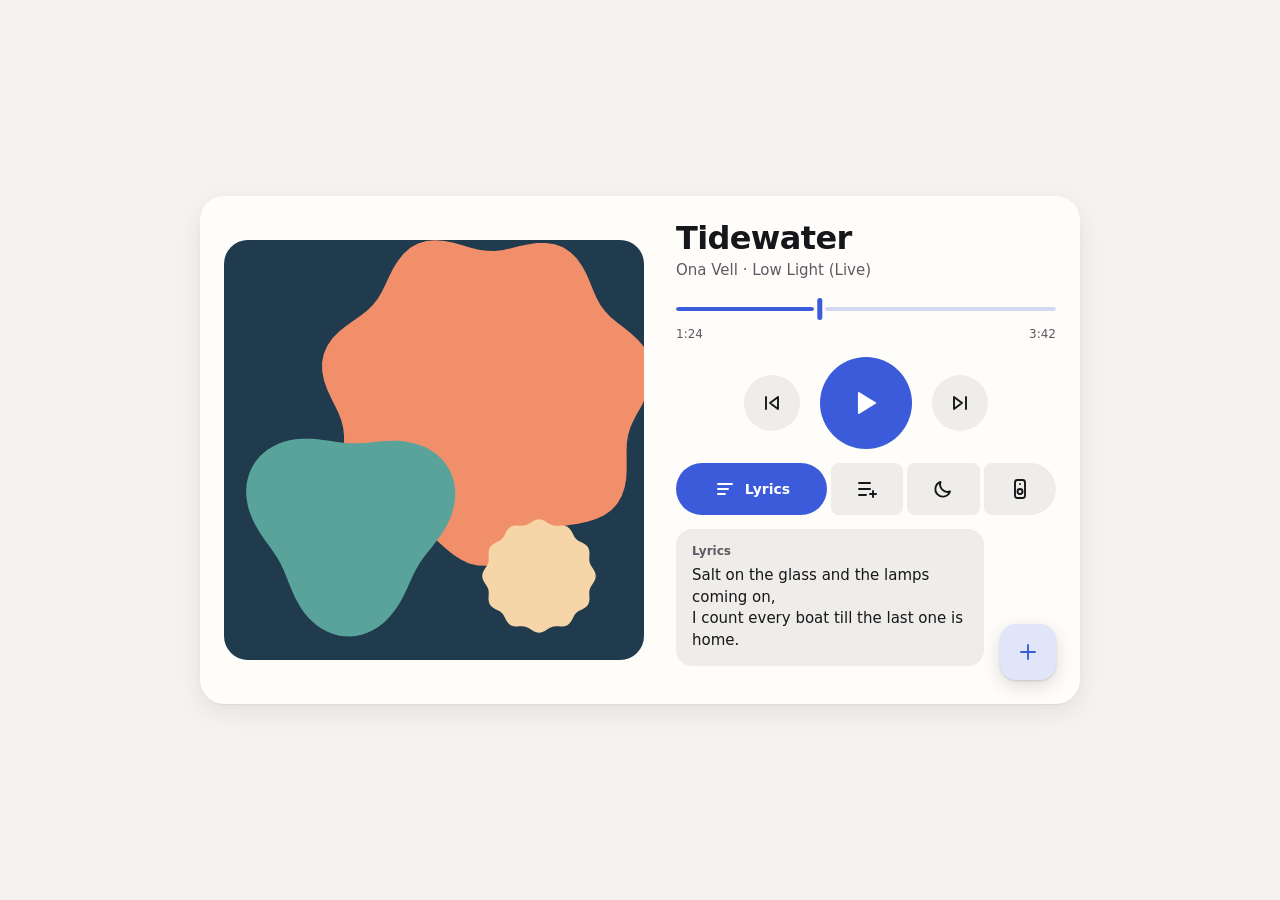
<file: lab/patterns/expressive-shapes.html>
<!doctype html>
<html lang="en">
<head>
<meta charset="utf-8">
<meta name="viewport" content="width=device-width,initial-scale=1,viewport-fit=cover">
<title>Springy Shape Morphs</title>
<link rel="stylesheet" href="../lab.css">
<style>
:root{--tonal:color-mix(in srgb,var(--accent) 16%,var(--raised));--chip:color-mix(in srgb,var(--ink) 7%,var(--surface))}
html,body{overflow:hidden}
::selection{background:color-mix(in srgb,var(--accent) 30%,transparent)}
.stage{height:100%;padding:24px}
.player{position:relative;width:min(880px,100%);background:var(--surface);border-radius:var(--r-lg);box-shadow:var(--shadow);
  padding:24px;display:grid;gap:14px 32px;--art:min(100%,44vh,440px)}
@media (min-width:720px){.player{grid-template-columns:min(44vw,calc(100vh - 96px),420px) minmax(0,1fr);align-items:center}
  .player .art{grid-row:1/span 6;width:100%}}
@media (max-width:719px){.stage{padding:0}.player{height:100%;border-radius:0;box-shadow:none;align-content:start;padding:16px;gap:12px}
  .art{justify-self:center;width:min(100%,40vh)}}
.art{position:relative;aspect-ratio:1;border-radius:var(--r-lg);overflow:hidden;background:var(--chip)}
.art svg.cover{display:block;width:100%;height:100%}
.loader{position:absolute;inset:0;display:grid;place-items:center;background:color-mix(in srgb,var(--bg) 55%,transparent);
  -webkit-backdrop-filter:blur(6px);backdrop-filter:blur(6px);opacity:0;visibility:hidden;transition:opacity .2s var(--ease),visibility 0s .2s}
.loader.on{opacity:1;visibility:visible;transition:opacity .2s var(--ease)}
.loader .well{width:96px;height:96px;border-radius:50%;background:var(--tonal);display:grid;place-items:center}
.loader svg{width:64px;height:64px;fill:var(--accent)}

.meta h1{margin:0;font-size:clamp(24px,3.4vw,32px);line-height:1.15;letter-spacing:-.02em}
.meta p{margin:2px 0 0;color:var(--muted);font-size:15px}
.progress{display:grid;gap:2px}
.progress svg{width:100%;height:28px;display:block;overflow:visible}
.progress .times{display:flex;justify-content:space-between;font-size:12px;color:var(--muted);font-variant-numeric:tabular-nums}
.wave{fill:none;stroke:var(--accent);stroke-width:4;stroke-linecap:round}
.rest{fill:none;stroke:color-mix(in srgb,var(--accent) 22%,var(--surface));stroke-width:4;stroke-linecap:round}
.knob{fill:var(--accent)}

.transport{display:flex;align-items:center;justify-content:center;gap:20px}
.icon-btn{width:56px;height:56px;border-radius:50%;border:0;background:var(--chip);display:grid;place-items:center;cursor:pointer;transition:background-color .15s,scale .2s var(--spring)}
.icon-btn:hover{background:color-mix(in srgb,var(--ink) 12%,var(--surface))}
.icon-btn:active{scale:.92}
.ico{width:24px;height:24px;fill:none;stroke:currentColor;stroke-width:1.9;stroke-linecap:round;stroke-linejoin:round}
.play{width:92px;height:92px;border:0;background:var(--accent);color:var(--accent-ink);display:grid;place-items:center;cursor:pointer;will-change:transform,border-radius}
.play svg{width:34px;height:34px}
.play path{fill:currentColor;stroke:currentColor;stroke-width:1.4;stroke-linejoin:round}

.group{display:flex;gap:4px;height:52px}
.group button{flex:1 1 0;min-width:0;border:0;background:var(--chip);color:var(--ink);cursor:pointer;display:flex;align-items:center;justify-content:center;
  border-radius:8px;overflow:hidden;white-space:nowrap;font-size:14px;font-weight:600;transition:background-color .2s var(--ease),color .2s,border-radius .3s var(--ease)}
.group button:first-child{border-radius:26px 8px 8px 26px}.group button:last-child{border-radius:8px 26px 26px 8px}
.group button[aria-pressed="true"]{background:var(--accent);color:var(--accent-ink);border-radius:26px}
.group button:focus-visible{outline-offset:2px}
.group .lbl{display:inline-block;max-width:0;opacity:0;overflow:hidden;transition:max-width .35s var(--ease),opacity .2s var(--ease),margin .35s var(--ease)}
.group [aria-pressed="true"] .lbl{max-width:110px;opacity:1;margin-left:8px}
.panel{min-height:88px;padding:14px 16px;margin-right:72px;border-radius:var(--r-md);background:var(--chip);font-size:15px;line-height:1.45}
.panel .k{display:block;font-size:12px;font-weight:600;color:var(--muted);margin-bottom:4px}
.panel.swap{animation:swap .28s var(--ease)}
@keyframes swap{from{opacity:0;translate:0 6px}}
.panel em{font-style:normal;color:var(--muted)}

/* FAB that morphs into a menu panel. Size and corner radius are spring-driven from JS. */
.fab{position:absolute;right:24px;bottom:24px;width:56px;height:56px;border-radius:16px;background:var(--tonal);color:var(--accent);
  box-shadow:0 1px 2px rgba(0,0,0,.12),0 6px 18px rgba(0,0,0,.14);overflow:hidden;z-index:4}
.fab .toggle{position:absolute;right:0;bottom:0;width:56px;height:56px;border:0;background:none;color:inherit;cursor:pointer;display:grid;place-items:center;border-radius:16px}
.fab .toggle svg{width:24px;height:24px}
.fab ul{list-style:none;margin:0;padding:8px;position:absolute;left:0;top:0;width:248px}
.fab li button{width:100%;height:48px;border:0;background:none;border-radius:12px;display:flex;align-items:center;gap:14px;padding:0 14px;
  color:var(--ink);font-size:15px;font-weight:500;cursor:pointer;text-align:left}
.fab li button:hover,.fab li button.hot{background:color-mix(in srgb,var(--accent) 14%,transparent)}
.fab li .ico{color:var(--accent)}
.snack{position:absolute;left:50%;bottom:24px;translate:-50% 12px;opacity:0;background:var(--ink);color:var(--bg);border-radius:12px;padding:10px 10px 10px 16px;
  display:flex;gap:12px;align-items:center;font-size:14px;transition:opacity .2s var(--ease),translate .3s var(--ease);pointer-events:none;z-index:5;white-space:nowrap}
.snack.on{opacity:1;translate:-50% 0;pointer-events:auto}
.snack button{border:0;background:none;color:color-mix(in srgb,var(--accent) 60%,var(--bg));font-weight:600;cursor:pointer;padding:6px 8px;border-radius:8px}
@media (min-width:720px){.snack{left:44px;bottom:44px;translate:0 12px}.snack.on{translate:0 0}}
@media (max-width:719px){.snack{bottom:88px}.fab{right:16px;bottom:16px}}

.touch{position:fixed;left:0;top:0;width:40px;height:40px;margin:-20px 0 0 -20px;border-radius:50%;z-index:10;pointer-events:none;
  background:color-mix(in srgb,var(--ink) 20%,transparent);border:2px solid color-mix(in srgb,var(--surface) 85%,transparent);
  opacity:0;transition:opacity .18s,scale .15s var(--ease)}
.touch.on{opacity:1}.touch.down{scale:.8}
</style>
</head>
<body>
<main class="stage">
  <section class="player" id="player" aria-label="Now playing">
    <div class="art" id="art">
      <svg class="cover" id="cover" viewBox="0 0 400 400" aria-hidden="true"></svg>
      <div class="loader" id="loader" role="status" aria-label="Loading track"><div class="well"><svg viewBox="-50 -50 100 100"><path id="loaderPath"/></svg></div></div>
    </div>
    <div class="meta"><h1 id="tTitle"></h1><p id="tArtist"></p></div>
    <div class="progress">
      <svg id="prog" viewBox="0 0 300 28" preserveAspectRatio="none" aria-hidden="true"><path class="rest" id="rest"/><path class="wave" id="wave"/><rect class="knob" id="knob" width="4" height="22" rx="2" y="3"/></svg>
      <div class="times"><span id="tNow">0:00</span><span id="tLen"></span></div>
    </div>
    <div class="transport">
      <button class="icon-btn" id="prev" aria-label="Previous track"><svg class="ico" viewBox="0 0 24 24"><path d="M18 6l-8 6 8 6zM6 6v12"/></svg></button>
      <button class="play" id="play" aria-label="Play"><svg viewBox="0 0 24 24"><path id="pa"/><path id="pb"/></svg></button>
      <button class="icon-btn" id="next" aria-label="Next track"><svg class="ico" viewBox="0 0 24 24"><path d="M6 6l8 6-8 6zM18 6v12"/></svg></button>
    </div>
    <div class="group" id="group" role="group" aria-label="Track details"></div>
    <div class="panel" id="panel" aria-live="polite"></div>

    <div class="fab" id="fab">
      <ul id="menu" role="menu" aria-label="Track actions" hidden></ul>
      <button class="toggle" id="fabBtn" aria-label="Track actions" aria-haspopup="menu" aria-expanded="false"><svg class="ico" viewBox="0 0 24 24" id="fabIco"><path d="M12 5v14M5 12h14"/></svg></button>
    </div>
    <div class="snack" id="snack" role="status"><span id="snackText"></span><button id="undo">Undo</button></div>
  </section>
</main>
<div class="touch" id="touch" aria-hidden="true"></div>

<script>
(() => {
const $ = s => document.querySelector(s);
const reduced = matchMedia('(prefers-reduced-motion: reduce)');

/* ---------- Spring engine: semi-implicit Euler, fixed 240 Hz substeps, interruptible (retargeting keeps velocity) ---------- */
const springs = new Set(), hooks = new Set(); let raf = 0, last = 0;
class Spring {
  constructor(v, k, c, onUpdate, eps = .001){ Object.assign(this, {v, t:v, vel:0, k, c, onUpdate, eps}); onUpdate(v); }
  to(t, impulse = 0){ this.t = t; this.vel += impulse;
    if (reduced.matches){ this.v = t; this.vel = 0; this.onUpdate(t); return; }
    springs.add(this); kick(); }
  set(v){ this.v = this.t = v; this.vel = 0; springs.delete(this); this.onUpdate(v); }
}
function kick(){ if (!raf){ last = performance.now(); raf = requestAnimationFrame(tick); } }
function tick(now){
  const dt = Math.min(.05, (now - last) / 1000); last = now;
  for (const s of springs){
    for (let t = dt; t > 1e-6; t -= 1/240){ const h = Math.min(1/240, t), f = -s.k * (s.v - s.t) - s.c * s.vel; s.vel += f * h; s.v += s.vel * h; }
    if (Math.abs(s.v - s.t) < s.eps && Math.abs(s.vel) < s.eps * 20){ s.v = s.t; s.vel = 0; springs.delete(s); }
    s.onUpdate(s.v);
  }
  hooks.forEach(f => f(dt));
  raf = springs.size || hooks.size ? requestAnimationFrame(tick) : 0;
}
const lerp = (a, b, t) => a + (b - a) * t;

/* ---------- Polar shapes: circle, clover, cookie, burst... all share one sampler so any two can morph ---------- */
const SHAPES = [{k:0,a:0},{k:4,a:.14},{k:7,a:.07},{k:3,a:.17},{k:9,a:.055},{k:5,a:.11},{k:12,a:.04}];
function polar(R, A, B, m, rot, cx = 0, cy = 0, N = 120){
  let d = '';
  for (let i = 0; i < N; i++){
    const th = i / N * Math.PI * 2;
    const ra = 1 + A.a * Math.cos(A.k * (th + rot)), rb = 1 + B.a * Math.cos(B.k * (th + rot));
    const r = R * lerp(ra, rb, m);
    d += (i ? 'L' : 'M') + (cx + r * Math.cos(th)).toFixed(2) + ' ' + (cy + r * Math.sin(th)).toFixed(2);
  }
  return d + 'Z';
}

/* ---------- Content ---------- */
const TRACKS = [
  {title:'Tidewater', artist:'Ona Vell · Low Light (Live)', len:222, pal:['#1f3b4d','#f28f6b','#f6d6a8','#5aa39a'],
   lyric:'Salt on the glass and the lamps coming on,<br>I count every boat till the last one is home.'},
  {title:'Paper Lanterns', artist:'The Halden Quartet · Small Hours', len:254, pal:['#2b1d3a','#e86f9a','#ffcf70','#7a6ff0'],
   lyric:'We folded the evening and hung it to dry,<br>a row of small moons on a string through the sky.'},
  {title:'Northbound', artist:'Mira Okafor · Slow Train', len:197, pal:['#14342b','#9bd17a','#f3efe0','#3fa7a0'],
   lyric:'Take the slow train and leave the window down,<br>every field we pass a different shade of brown.'},
];
const fmt = s => Math.floor(s / 60) + ':' + String(Math.floor(s % 60)).padStart(2, '0');
let track = 0, pos = 0, playing = false;
function drawCover(i){
  const p = TRACKS[i].pal;
  $('#cover').innerHTML = `<rect width="400" height="400" fill="${p[0]}"/>
    <path d="${polar(150, SHAPES[2], SHAPES[2], 0, .2, 250, 150)}" fill="${p[1]}"/>
    <path d="${polar(92, SHAPES[3], SHAPES[3], 0, .5, 120, 270)}" fill="${p[3]}"/>
    <path d="${polar(52, SHAPES[6], SHAPES[6], 0, 0, 300, 320)}" fill="${p[2]}"/>`;
}
function showTrack(i, start = 0){
  track = i; pos = start; const t = TRACKS[i];
  drawCover(i); $('#tTitle').textContent = t.title; $('#tArtist').textContent = t.artist; $('#tLen').textContent = fmt(t.len);
  renderPanel(); drawProgress();
}

/* ---------- Wavy progress: amplitude springs up while playing, flattens on pause ---------- */
let phase = 0, ampV = 0;
const amp = new Spring(0, 220, 22, v => { ampV = v; if (TRACKS) drawProgress(); }, .01);
function drawProgress(){
  const W = 300, x = Math.max(6, (pos / TRACKS[track].len) * W), A = ampV;
  let d = 'M2 14';
  for (let px = 2; px <= x - 6; px += 3) d += `L${px} ${(14 + A * Math.sin(px / 7 - phase)).toFixed(2)}`;
  $('#wave').setAttribute('d', d);
  $('#rest').setAttribute('d', `M${Math.min(W - 2, x + 6)} 14L${W - 2} 14`);
  $('#knob').setAttribute('x', x - 2);
  $('#tNow').textContent = fmt(pos);
}
function playHook(dt){ pos = Math.min(TRACKS[track].len, pos + dt); if (!reduced.matches) phase += dt * 6; drawProgress(); }

/* ---------- Play button: corner radius and scale on springs, icon morphs play to pause ---------- */
const playBtn = $('#play');
const PLAY = [[[7,5],[12,8.2],[12,15.8],[7,19]],[[12,8.2],[18.5,12],[18.5,12],[12,15.8]]];
const PAUSE = [[[6.5,5],[10,5],[10,19],[6.5,19]],[[14,5],[17.5,5],[17.5,19],[14,19]]];
const icon = new Spring(0, 420, 30, m => {
  ['#pa','#pb'].forEach((id, j) => $(id).setAttribute('d', 'M' + PLAY[j].map((p, i) => lerp(p[0], PAUSE[j][i][0], m).toFixed(2) + ' ' + lerp(p[1], PAUSE[j][i][1], m).toFixed(2)).join('L') + 'Z'));
});
let rad = 46, sx = 1, sy = 1;
const applyPlay = () => { playBtn.style.borderRadius = Math.max(4, rad) + 'px'; playBtn.style.transform = `scale(${sx},${sy})`; };
const radius = new Spring(46, 380, 14, v => { rad = v; applyPlay(); }, .05);      // low damping: visible overshoot when the shape morphs
const scaleX = new Spring(1, 520, 20, v => { sx = v; applyPlay(); });
const scaleY = new Spring(1, 520, 20, v => { sy = v; applyPlay(); });
function pressPlay(){ scaleX.to(.94); scaleY.to(.88); radius.to(playing ? 34 : 30); }
function releasePlay(){ scaleX.to(1, 1.2); scaleY.to(1, 2.4); setPlaying(!playing); }
function setPlaying(on){
  playing = on; playBtn.setAttribute('aria-label', on ? 'Pause' : 'Play');
  radius.to(on ? 24 : 46); icon.to(on ? 1 : 0); amp.to(on ? 3.2 : 0);
  on ? hooks.add(playHook) : hooks.delete(playHook); kick();
}
playBtn.addEventListener('pointerdown', e => { if (e.button === 0) pressPlay(); });
playBtn.addEventListener('pointerup', releasePlay);
playBtn.addEventListener('pointerleave', e => { if (e.buttons) { scaleX.to(1); scaleY.to(1); radius.to(playing ? 24 : 46); } });
playBtn.addEventListener('keydown', e => { if ((e.key === ' ' || e.key === 'Enter') && !e.repeat){ e.preventDefault(); pressPlay(); } });
playBtn.addEventListener('keyup', e => { if (e.key === ' ' || e.key === 'Enter'){ e.preventDefault(); releasePlay(); } });

/* ---------- Loading indicator: morphs through shapes while it spins ---------- */
let shapeI = 0, shapeT = 0, spin = 0;
const morph = new Spring(0, 160, 11, () => {}, .002);
function loaderHook(dt){
  shapeT += dt; spin += dt * (reduced.matches ? 0 : 2.4) + morph.vel * dt * .9;
  if (shapeT > .55){ shapeT = 0; shapeI = (shapeI + 1) % SHAPES.length; morph.set(0); morph.to(1); }
  const A = SHAPES[shapeI], B = SHAPES[(shapeI + 1) % SHAPES.length];
  $('#loaderPath').setAttribute('d', polar(30, A, B, Math.max(-.2, morph.v), 0, 0, 0, 90));
  $('#loaderPath').setAttribute('transform', `rotate(${(spin * 57.3) % 360})`);
}
let loadTimer = 0;
function changeTrack(dir){
  clearTimeout(loadTimer);
  const wasPlaying = playing; hooks.delete(playHook);
  $('#loader').classList.add('on'); shapeT = 0; morph.set(0); morph.to(1); hooks.add(loaderHook); kick();
  loadTimer = setTimeout(() => {
    showTrack((track + dir + TRACKS.length) % TRACKS.length);
    $('#loader').classList.remove('on'); setTimeout(() => hooks.delete(loaderHook), 220);
    if (wasPlaying) hooks.add(playHook), kick();
  }, 2100);
}
$('#next').addEventListener('click', () => changeTrack(1));
$('#prev').addEventListener('click', () => changeTrack(-1));

/* ---------- Connected button group: pressed button widens, neighbours give way, selection settles on springs ---------- */
const GROUP = [
  {id:'lyrics', label:'Lyrics', icon:'<path d="M5 7h14M5 12h10M5 17h7"/>'},
  {id:'next', label:'Up next', icon:'<path d="M4 6h11M4 12h11M4 18h7M18 14v6M15 17h6"/>'},
  {id:'sleep', label:'Sleep', icon:'<path d="M19 14.5A7.5 7.5 0 019.5 5a7.5 7.5 0 109.5 9.5z"/>'},
  {id:'device', label:'Device', icon:'<rect x="7" y="3" width="10" height="18" rx="2.5"/><circle cx="12" cy="14.5" r="2.5"/><path d="M12 7h.01"/>'},
];
let sel = 0, pressing = -1;
const gEl = $('#group');
const gBtns = GROUP.map((g, i) => {
  const b = document.createElement('button');
  b.innerHTML = `<svg class="ico" viewBox="0 0 24 24">${g.icon}</svg><span class="lbl">${g.label}</span>`;
  b.setAttribute('aria-label', g.label); gEl.appendChild(b);
  b.addEventListener('pointerdown', e => { if (e.button === 0){ pressing = i; weigh(); } });
  b.addEventListener('pointerleave', () => { if (pressing === i){ pressing = -1; weigh(); } });
  b.addEventListener('keydown', e => { if ((e.key === ' ' || e.key === 'Enter') && !e.repeat){ pressing = i; weigh(); } });
  b.addEventListener('click', () => { pressing = -1; select(i); });
  return b;
});
const weights = gBtns.map((b, i) => new Spring(1, 340, 19, v => b.style.flexGrow = Math.max(.3, v), .002));
function weigh(){
  weights.forEach((w, i) => {
    let t = i === sel ? 2.3 : 1;
    if (pressing >= 0){ if (i === pressing) t += .45; else if (Math.abs(i - pressing) === 1) t -= .22; }
    w.to(t);
  });
}
function select(i){ sel = i; gBtns.forEach((b, j) => b.setAttribute('aria-pressed', String(j === i))); weigh(); renderPanel(true); }
function renderPanel(animate){
  const p = $('#panel'), t = TRACKS[track], n1 = TRACKS[(track + 1) % 3], n2 = TRACKS[(track + 2) % 3];
  p.innerHTML = [
    `<span class="k">Lyrics</span>${t.lyric}`,
    `<span class="k">Up next</span>${n1.title} <em>· ${n1.artist.split(' · ')[0]}</em><br>${n2.title} <em>· ${n2.artist.split(' · ')[0]}</em>`,
    `<span class="k">Sleep timer</span>Playback stops at the end of this track.<br><em>Tap again to set 30 or 60 minutes.</em>`,
    `<span class="k">Playing on</span>This phone<br><em>Kitchen speaker and Car are nearby</em>`,
  ][sel];
  if (animate){ p.classList.remove('swap'); void p.offsetWidth; p.classList.add('swap'); }
}

/* ---------- FAB to menu: one spring drives size and corner radius, so it can reverse mid-flight ---------- */
const fab = $('#fab'), fabBtn = $('#fabBtn'), menu = $('#menu'), fabIco = $('#fabIco');
const ACTIONS = [
  {label:'Add to playlist', icon:'<path d="M4 6h12M4 12h12M4 18h7M18 15v6M15 18h6"/>'},
  {label:'Save to library', icon:'<path d="M12 20s-7-4.4-7-10a4 4 0 017-2.6A4 4 0 0119 10c0 5.6-7 10-7 10z"/>', toast:'Saved to library'},
  {label:'Start track radio', icon:'<circle cx="12" cy="12" r="2"/><path d="M7.8 7.8a6 6 0 000 8.4M16.2 7.8a6 6 0 010 8.4M5 5a10 10 0 000 14M19 5a10 10 0 010 14"/>', toast:'Radio started from this track'},
  {label:'Share', icon:'<path d="M12 15V4M8 8l4-4 4 4M6 12v6a2 2 0 002 2h8a2 2 0 002-2v-6"/>', toast:'Link copied'},
];
menu.innerHTML = ACTIONS.map(a => `<li role="none"><button role="menuitem" tabindex="-1"><svg class="ico" viewBox="0 0 24 24">${a.icon}</svg>${a.label}</button></li>`).join('');
const items = [...menu.querySelectorAll('button')];
let fabOpen = false;
const PW = () => Math.min(248, $('#player').clientWidth - 40), PH = 8 + ACTIONS.length * 48 + 56;
const fabS = new Spring(0, 300, 21, p => {
  fab.style.width = lerp(56, PW(), p) + 'px'; fab.style.height = lerp(56, PH, p) + 'px';
  fab.style.borderRadius = lerp(16, 28, Math.min(1, Math.max(0, p))) + 'px';
  menu.style.opacity = Math.max(0, Math.min(1, (p - .45) / .45));
  fabIco.style.transform = `rotate(${p * 135}deg)`; fabIco.style.transformOrigin = '12px 12px';
}, .002);
function setFab(open, focus = true){
  fabOpen = open; fabBtn.setAttribute('aria-expanded', String(open)); fabBtn.setAttribute('aria-label', open ? 'Close actions' : 'Track actions');
  if (open){ menu.hidden = false; if (focus) setTimeout(() => items[0].focus({preventScroll:true}), reduced.matches ? 0 : 160); }
  fabS.to(open ? 1 : 0);
  if (!open){ const t = setInterval(() => { if (!fabOpen && fabS.v < .3){ menu.hidden = true; clearInterval(t); } else if (fabOpen) clearInterval(t); }, 40); }
}
fabBtn.addEventListener('click', () => { setFab(!fabOpen); if (!fabOpen) fabBtn.focus(); });
items.forEach((b, i) => b.addEventListener('click', () => { setFab(false); fabBtn.focus({preventScroll:true}); if (ACTIONS[i].toast) toast(ACTIONS[i].toast); }));
menu.addEventListener('keydown', e => {
  const i = items.indexOf(document.activeElement);
  if (e.key === 'ArrowDown' || e.key === 'ArrowUp'){ e.preventDefault(); items[(i + (e.key === 'ArrowDown' ? 1 : -1) + items.length) % items.length].focus(); }
});
document.addEventListener('keydown', e => { if (e.key === 'Escape' && fabOpen){ setFab(false); fabBtn.focus(); } });
document.addEventListener('pointerdown', e => { if (fabOpen && !fab.contains(e.target)) setFab(false); });
let toastTimer = 0;
function toast(msg){
  $('#snackText').textContent = msg; $('#snack').classList.add('on');
  clearTimeout(toastTimer); toastTimer = setTimeout(() => $('#snack').classList.remove('on'), 2600);
}
$('#undo').addEventListener('click', () => { clearTimeout(toastTimer); $('#snack').classList.remove('on'); });

/* Space toggles playback when focus is not on a control */
document.addEventListener('keydown', e => { if (e.key === ' ' && !e.target.closest('button')){ e.preventDefault(); setPlaying(!playing); } });

/* ---------- Autoplay ---------- */
const touch = $('#touch');
let auto = new URLSearchParams(location.search).has('autoplay'), token = 0;
const wait = ms => new Promise((res, rej) => { const t = token; setTimeout(() => t === token && auto ? res() : rej('stopped'), ms); });
function stopAuto(){ if (!auto) return; auto = false; token++; touch.className = 'touch'; items.forEach(b => b.classList.remove('hot')); }
['pointerdown','keydown','wheel','touchstart'].forEach(t => addEventListener(t, e => { if (e.isTrusted) stopAuto(); }, {capture:true, passive:true}));
async function moveTo(el, ms = 420){
  const r = el.getBoundingClientRect();
  touch.style.transition = `opacity .18s, scale .15s, translate ${reduced.matches ? 0 : ms}ms cubic-bezier(.16,1,.3,1)`;
  touch.style.translate = `${r.left + r.width / 2}px ${r.top + r.height / 2}px`; touch.classList.add('on'); await wait(ms);
}
const fire = (el, type) => el.dispatchEvent(new PointerEvent(type, {bubbles:true, button:0, buttons:type === 'pointerdown' ? 1 : 0}));
async function tap(el, hold = 160){
  await moveTo(el); touch.classList.add('down'); fire(el, 'pointerdown'); await wait(hold);
  touch.classList.remove('down'); fire(el, 'pointerup'); if (el !== playBtn) el.click();
}
function reset(){
  setFab(false, false); fabS.set(0); menu.hidden = true; hooks.delete(playHook); playing = true; setPlaying(false);
  radius.set(46); icon.set(0); amp.set(0); clearTimeout(loadTimer); $('#loader').classList.remove('on');
  showTrack(0, 84); select(0); $('#snack').classList.remove('on');
}
async function script(){
  await wait(800);
  await tap(playBtn); await wait(1500);
  await tap(gBtns[1], 220); await wait(1300);
  await tap(gBtns[3], 220); await wait(1200);
  await tap($('#next')); await wait(2700);
  await tap(fabBtn); await wait(700);
  await moveTo(items[1], 380); items[1].classList.add('hot'); await wait(450);
  touch.classList.add('down'); await wait(150); touch.classList.remove('down'); items[1].classList.remove('hot'); items[1].click(); await wait(1500);
  await tap(gBtns[0], 220); await wait(1000);
  await tap(playBtn); await wait(900);
  touch.classList.remove('on');
}
async function run(){ while (auto){ try { reset(); await script(); await wait(2000); } catch { return; } } }

showTrack(0, 84); select(0);
if (auto) run();
})();
</script>
</body>
</html>
</file>
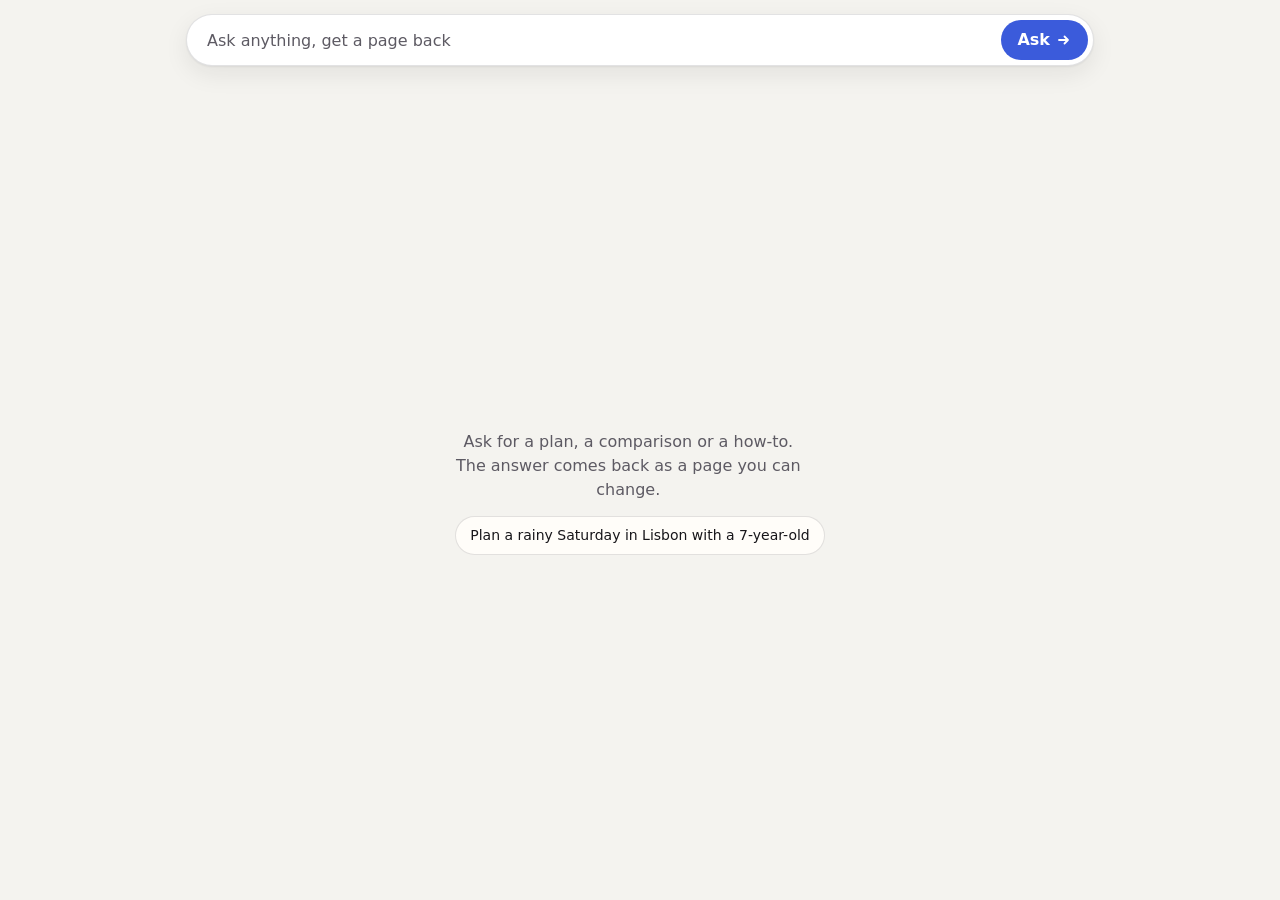
<file: lab/patterns/generative-answer.html>
<!doctype html>
<html lang="en">
<head>
<meta charset="utf-8">
<meta name="viewport" content="width=device-width,initial-scale=1">
<title>Answer Becomes Page</title>
<link rel="stylesheet" href="../lab.css">
<style>
::selection{background:color-mix(in srgb,var(--accent) 28%,transparent)}
body{overflow-x:hidden}
[hidden]{display:none!important}
.wrap{max-width:940px;margin:0 auto;padding:14px 16px 20px;display:flex;flex-direction:column;gap:8px;min-height:100%}
.num{font-variant-numeric:tabular-nums}

/* Question field */
.ask{display:flex;gap:8px;align-items:center;background:var(--raised);border:1px solid var(--line);border-radius:999px;padding:5px 5px 5px 18px;box-shadow:var(--shadow);transition:border-color .2s}
.ask:focus-within{border-color:color-mix(in srgb,var(--accent) 60%,var(--line))}
.ask input{flex:1;min-width:0;border:0;background:none;color:var(--ink);font:inherit;font-size:16px;height:40px;outline:none;caret-color:var(--accent)}
.ask input::placeholder{color:var(--muted)}
.ask .pill{display:inline-flex;align-items:center;gap:6px;font-weight:600}
.ask .pill:disabled{opacity:.5;cursor:default}

/* Empty state */
.empty{flex:1;display:grid;place-content:center;text-align:center;gap:14px;padding:24px 0;color:var(--muted)}
.empty p{margin:0;max-width:34ch}
.empty .chips{display:flex;flex-wrap:wrap;gap:8px;justify-content:center}
.chip{border:1px solid var(--line);background:var(--surface);border-radius:999px;padding:8px 14px;font-size:14px;cursor:pointer;color:var(--ink);transition:background .15s,border-color .15s}
.chip:hover{border-color:color-mix(in srgb,var(--accent) 50%,var(--line))}

/* Build status */
.status{display:flex;align-items:center;gap:12px;font-size:14px;color:var(--muted);min-height:22px;margin:0}
.status b{color:var(--ink);font-weight:600}
.ticks{display:flex;gap:4px}
.ticks i{width:18px;height:4px;border-radius:2px;background:var(--line);transition:background .2s}
.ticks i.on{background:var(--accent)}
.status svg{color:var(--ok);flex:none}

/* The built page */
.page{display:grid;grid-template-columns:1.12fr 1fr;grid-template-areas:"head head" "time map" "time cost";gap:10px 18px;background:var(--surface);border:1px solid var(--line);border-radius:var(--r-lg);padding:14px 18px 12px;box-shadow:var(--shadow)}
.page[hidden]{display:none}
.part{position:relative;border-radius:var(--r-md);min-height:60px}
.part:not(.in){outline:1.5px dashed var(--line);outline-offset:-1.5px}
.part:not(.in)>.body{visibility:hidden}
.part:not(.in)::before{content:attr(data-name);position:absolute;inset:0;display:grid;place-items:center;font-size:13px;color:var(--muted);transition:color .15s}
.part.now{outline-color:var(--accent)}
.part.now::before{color:var(--accent);font-weight:600}
.part.in>.body{animation:assemble .38s var(--ease) both}
@keyframes assemble{from{clip-path:inset(0 0 100% 0);transform:translateY(8px)}to{clip-path:inset(0 0 0 0);transform:none}}
.head{grid-area:head}.time{grid-area:time}.map{grid-area:map}.cost{grid-area:cost}

.head .body{display:flex;gap:16px;align-items:flex-end;justify-content:space-between;flex-wrap:wrap}
.head h2{margin:0;font-size:clamp(20px,2.6vw,26px);line-height:1.15;letter-spacing:-.02em;text-wrap:balance}
.head p{margin:4px 0 0;color:var(--muted);font-size:14px}
.head .meta b{color:var(--ink);font-weight:600}

/* Switch */
.switch{display:inline-flex;align-items:center;gap:10px;border:1px solid var(--line);background:var(--raised);border-radius:999px;padding:6px 8px 6px 14px;cursor:pointer;font-size:14px;font-weight:600;min-height:40px}
.switch .track{width:38px;height:22px;border-radius:999px;background:var(--line);position:relative;transition:background .2s}
.switch .track::after{content:"";position:absolute;top:3px;left:3px;width:16px;height:16px;border-radius:50%;background:var(--raised);box-shadow:0 1px 2px rgba(0,0,0,.25);transition:transform .25s var(--spring)}
.switch[aria-checked="true"] .track{background:var(--accent)}
.switch[aria-checked="true"] .track::after{transform:translateX(16px)}

/* Timeline */
.time ol{list-style:none;margin:0;padding:0;position:relative}
.time ol::before{content:"";position:absolute;left:58px;top:14px;bottom:14px;width:2px;background:var(--line);border-radius:1px}
.time li{display:grid;grid-template-columns:48px 20px 1fr auto;gap:0 10px;align-items:start;padding:6px 4px;border-radius:12px;position:relative;transition:background .15s}
.time li:hover{background:color-mix(in srgb,var(--ink) 4%,transparent)}
.time .t{font-size:14px;font-weight:600;padding-top:1px}
.time .dot{width:12px;height:12px;border-radius:50%;margin:5px 0 0 4px;background:var(--surface);border:2.5px solid var(--accent);display:grid;place-items:center;font-size:0}
.time .what{min-width:0}
.time .what b{display:block;font-weight:600;font-size:15px;line-height:1.3}
.time .what span{display:block;color:var(--muted);font-size:13px;line-height:1.35}
.time .n{font-size:12px;font-weight:700;color:var(--accent);padding-top:2px}
.time li.flash .t{animation:flash .9s var(--ease)}
@keyframes flash{0%{color:var(--accent)}100%{color:var(--ink)}}
.part.just-in li{animation:itemIn .3s var(--ease) both;animation-delay:calc(var(--i) * 45ms + 120ms)}
@keyframes itemIn{from{opacity:0;transform:translateX(-8px)}to{opacity:1;transform:none}}

/* Map */
.map .body{position:relative}
.map svg{width:100%;height:auto;display:block;border-radius:12px;background:color-mix(in srgb,var(--ink) 3%,var(--surface));border:1px solid var(--line)}
.map .river{fill:color-mix(in srgb,var(--accent) 14%,transparent)}
.map .district{fill:var(--muted);font-size:9px;font-weight:600;letter-spacing:.04em;text-transform:uppercase}
.map .leg{fill:none;stroke-linecap:round;stroke-width:2.5}
.map .leg.walk{stroke:var(--accent)}
.map .leg.ride{stroke:var(--muted);stroke-dasharray:4 4;stroke-width:2}
.map .mk circle{fill:var(--accent)}
.map .mk text{fill:var(--accent-ink);font-size:9px;font-weight:700;text-anchor:middle;dominant-baseline:central}
.map .mk{transition:opacity .25s}
.legend{position:absolute;left:10px;top:8px;display:flex;flex-direction:column;gap:2px;font-size:11px;color:var(--muted)}
.legend span{display:inline-flex;align-items:center;gap:6px}
.legend svg{width:22px;height:6px;border:0;background:none;border-radius:0}

/* Costs */
.cost table{width:100%;border-collapse:collapse;font-size:13.5px}
.cost td{padding:2px 2px;border-bottom:1px solid var(--line)}
.cost td:last-child{text-align:right;font-variant-numeric:tabular-nums}
.cost tr.total td{border-bottom:0;font-weight:700;padding-top:6px}
.cost tr.changed td{animation:rowflash 1s var(--ease)}
@keyframes rowflash{0%{background:color-mix(in srgb,var(--accent) 16%,transparent)}100%{background:transparent}}
.cost caption{text-align:left;font-size:12px;color:var(--muted);padding-bottom:4px}

/* Synthetic cursor */
.ghost{position:fixed;left:0;top:0;z-index:99;pointer-events:none;opacity:0;transition:transform .65s var(--ease),opacity .2s}
.ghost.on{opacity:1}
.ghost svg{display:block;filter:drop-shadow(0 1px 2px rgba(0,0,0,.3))}
.ghost::after{content:"";position:absolute;left:-14px;top:-14px;width:28px;height:28px;border-radius:50%;background:var(--accent);opacity:0}
.ghost.tap::after{animation:tap .45s var(--ease)}
@keyframes tap{from{opacity:.4;transform:scale(.3)}to{opacity:0;transform:scale(1.4)}}

@media (max-width:700px){
 .page{grid-template-columns:1fr;grid-template-areas:"head" "time" "map" "cost";padding:14px}
 .time ol::before{left:52px}
 .time li{grid-template-columns:42px 20px 1fr auto;gap:0 8px}
}
@media (prefers-reduced-motion:reduce){.ghost{transition:opacity .2s}}
</style>
</head>
<body>
<main class="wrap">
 <form class="ask" id="ask" role="search">
  <label for="q" class="sr" style="position:absolute;width:1px;height:1px;overflow:hidden;clip:rect(0 0 0 0)">Ask a question</label>
  <input id="q" autocomplete="off" placeholder="Ask anything, get a page back">
  <button class="pill primary" id="go" type="submit">Ask
   <svg width="16" height="16" viewBox="0 0 16 16" aria-hidden="true"><path d="M3 8h9M8.5 4.5 12 8l-3.5 3.5" fill="none" stroke="currentColor" stroke-width="1.8" stroke-linecap="round" stroke-linejoin="round"/></svg>
  </button>
 </form>

 <p class="status" id="status" aria-live="polite"></p>

 <section class="empty" id="empty">
  <p>Ask for a plan, a comparison or a how-to. The answer comes back as a page you can change.</p>
  <div class="chips">
   <button class="chip" type="button" data-q="Plan a rainy Saturday in Lisbon with a 7-year-old">Plan a rainy Saturday in Lisbon with a 7-year-old</button>
  </div>
 </section>

 <article class="page" id="page" hidden aria-label="Answer">
  <section class="part head" data-name="Header">
   <div class="body">
    <div>
     <h2 id="title">Rainy Saturday in Lisbon, with a 7-year-old</h2>
     <p class="meta" id="meta"></p>
    </div>
    <button class="switch" id="less" type="button" role="switch" aria-checked="false">Less walking <span class="track" aria-hidden="true"></span></button>
   </div>
  </section>
  <section class="part time" data-name="Timeline of the day" aria-label="Timeline of the day">
   <div class="body"><ol id="tl"></ol></div>
  </section>
  <section class="part map" data-name="Route diagram" aria-label="Route diagram">
   <div class="body">
    <svg id="map" viewBox="0 3 320 133" role="img" aria-label="Route between stops"></svg>
    <div class="legend" aria-hidden="true">
     <span><svg viewBox="0 0 22 6"><path d="M1 3h20" stroke="var(--accent)" stroke-width="2.5" stroke-linecap="round"/></svg>On foot</span>
     <span><svg viewBox="0 0 22 6"><path d="M1 3h20" stroke="var(--muted)" stroke-width="2" stroke-dasharray="4 4"/></svg>Bus, train or taxi</span>
    </div>
   </div>
  </section>
  <section class="part cost" data-name="Cost table" aria-label="Costs">
   <div class="body"><table><caption>Two adults and one child</caption><tbody id="costs"></tbody></table></div>
  </section>
 </article>
</main>
<div class="ghost" aria-hidden="true"><svg width="20" height="22" viewBox="0 0 20 22"><path d="M2 1.5v16.5l4.6-4.3 3 6.8 3.2-1.4-3-6.6 6.4-.3z" fill="var(--ink)" stroke="var(--surface)" stroke-width="1.5" stroke-linejoin="round"/></svg></div>

<script>
const RM=matchMedia('(prefers-reduced-motion: reduce)').matches;
const $=s=>document.querySelector(s);
const wait=ms=>new Promise(r=>setTimeout(r,ms));

/* Places: map position and the paid line they add. */
const P={
 brk:{t:'Pastries and hot chocolate',x:122,y:78,cost:['Breakfast',14]},
 tile:{t:'Tile museum, family trail',x:200,y:64,cost:['Tile museum',10]},
 mkt:{t:'Lunch at the covered market',x:70,y:96,cost:['Lunch, market stalls',32]},
 sci:{t:'Hands-on science floor',x:262,y:54,cost:['Science floor',19]},
 aq:{t:'Aquarium, the big ocean tank',x:296,y:30,cost:['Aquarium',40]},
 hall:{t:'Lunch in the indoor food hall',x:300,y:60,cost:['Lunch, food hall',28]},
 play:{t:'Indoor play room, ages 4 to 10',x:236,y:32,cost:['Play room',8]}
};
const PLANS={
 std:{walk:3.2,extra:[['Bus and train passes',19]],stops:[
  {id:'brk',at:'09:30',via:'Start near Rossio',m:'walk'},
  {id:'tile',at:'10:30',via:'Bus, 18 min, then 0.4 km on foot',m:'ride'},
  {id:'mkt',at:'12:45',via:'Train, then 1.0 km on foot',m:'ride'},
  {id:'sci',at:'14:30',via:'Metro, 25 min, then 0.9 km on foot',m:'ride'},
  {id:'aq',at:'16:45',via:'0.6 km on foot past the marina',m:'walk'}]},
 less:{walk:0.8,extra:[['Taxi there and back',26]],stops:[
  {id:'brk',at:'09:30',via:'Start near Rossio',m:'walk'},
  {id:'aq',at:'10:30',via:'Taxi, 15 min, door to door',m:'ride'},
  {id:'hall',at:'13:00',via:'Covered walkway, 3 min',m:'walk'},
  {id:'sci',at:'14:15',via:'Same building, upstairs',m:'walk'},
  {id:'play',at:'16:15',via:'Covered walkway, 4 min',m:'walk'}]}
};
let plan='std';
const total=k=>PLANS[k].stops.reduce((s,x)=>s+P[x.id].cost[1],0)+PLANS[k].extra.reduce((s,x)=>s+x[1],0);

/* ---------- Timeline ---------- */
function liFor(s,i){
 const li=document.createElement('li');li.dataset.id=s.id;li.style.setProperty('--i',i);
 li.innerHTML=`<span class="t num"></span><span class="dot"></span><span class="what"><b></b><span></span></span><span class="n num"></span>`;
 fillLi(li,s,i);return li;
}
function fillLi(li,s,i){
 li.querySelector('.t').textContent=s.at;
 li.querySelector('.what b').textContent=P[s.id].t;
 li.querySelector('.what span').textContent=s.via;
 li.querySelector('.n').textContent='€'+P[s.id].cost[1];
 li.style.setProperty('--i',i);
}
function renderTimeline(animate){
 const ol=$('#tl'),stops=PLANS[plan].stops;
 if(!animate){ol.replaceChildren(...stops.map(liFor));return}
 const before=new Map([...ol.children].map(li=>[li.dataset.id,li.getBoundingClientRect()]));
 const olBox=ol.getBoundingClientRect();
 const keep=new Set(stops.map(s=>s.id));
 // Leaving stops: hold them where they were and let them fall away.
 [...ol.children].forEach(li=>{
  if(keep.has(li.dataset.id))return;
  const r=before.get(li.dataset.id),c=li.cloneNode(true);
  Object.assign(c.style,{position:'absolute',left:(r.left-olBox.left)+'px',top:(r.top-olBox.top)+'px',width:r.width+'px',pointerEvents:'none',margin:0});
  ol.append(c);
  c.animate([{opacity:1},{opacity:0,transform:'translateX(-12px)'}],{duration:180,easing:'cubic-bezier(.7,0,.84,0)',fill:'forwards'}).onfinish=()=>c.remove();
 });
 const nodes=stops.map((s,i)=>{
  let li=[...ol.children].find(n=>n.dataset.id===s.id&&n.style.position!=='absolute');
  const changed=li&&li.querySelector('.t').textContent!==s.at;
  if(li)fillLi(li,s,i);else li=liFor(s,i);
  if(changed){li.classList.remove('flash');void li.offsetWidth;li.classList.add('flash')}
  return li;
 });
 const ghosts=[...ol.children].filter(n=>n.style.position==='absolute');
 ol.replaceChildren(...nodes,...ghosts);
 nodes.forEach((li,i)=>{
  const was=before.get(li.dataset.id);
  if(!was||!keep.has(li.dataset.id)||!before.has(li.dataset.id)){
   li.animate([{opacity:0,transform:'translateX(10px)'},{opacity:1,transform:'none'}],{duration:280,delay:140+i*30,easing:'cubic-bezier(.16,1,.3,1)',fill:'backwards'});return;
  }
  const now=li.getBoundingClientRect(),dy=was.top-now.top;
  if(Math.abs(dy)>1)li.animate([{transform:`translateY(${dy}px)`},{transform:'none'}],{duration:420,easing:'cubic-bezier(.16,1,.3,1)'});
 });
}

/* ---------- Route diagram ---------- */
const NS='http://www.w3.org/2000/svg';
function el(tag,attrs,parent){const e=document.createElementNS(NS,tag);for(const k in attrs)e.setAttribute(k,attrs[k]);parent&&parent.append(e);return e}
function drawMapBase(){
 const svg=$('#map');svg.replaceChildren();
 el('path',{class:'river',d:'M0 128 C70 120 140 132 205 108 S290 80 320 76 L320 140 L0 140Z'},svg);
 const lab=(x,y,t,a='start')=>{const e=el('text',{class:'district',x,y,'text-anchor':a},svg);e.textContent=t};
 lab(122,96,'Baixa','middle');lab(70,114,'Cais do Sodré','middle');lab(200,82,'Xabregas','middle');lab(312,12,'Parque das Nações','end');
 const riv=el('text',{class:'district',x:150,y:134,'font-style':'italic'},svg);riv.textContent='River';
 el('defs',{},svg).innerHTML='<mask id="reveal" maskUnits="userSpaceOnUse" x="0" y="0" width="320" height="140"></mask>';
 el('g',{id:'legs',mask:'url(#reveal)'},svg);el('g',{id:'marks'},svg);
}
function renderMap(animate){
 const stops=PLANS[plan].stops,legs=$('#legs'),mask=$('#reveal'),marks=$('#marks');
 legs.replaceChildren();mask.replaceChildren();
 stops.forEach((s,i)=>{
  if(!i)return;const a=P[stops[i-1].id],b=P[s.id];
  const mx=(a.x+b.x)/2,my=(a.y+b.y)/2-Math.min(26,Math.hypot(b.x-a.x,b.y-a.y)*.25);
  const d=`M${a.x} ${a.y} Q${mx} ${my} ${b.x} ${b.y}`;
  el('path',{class:'leg '+s.m,d},legs);
  const m=el('path',{d,fill:'none',stroke:'#fff','stroke-width':8,pathLength:1,'stroke-dasharray':1,'stroke-dashoffset':animate&&!RM?1:0},mask);
  if(animate&&!RM)m.animate([{strokeDashoffset:1},{strokeDashoffset:0}],{duration:260,delay:120+(i-1)*190,easing:'cubic-bezier(.4,0,.2,1)',fill:'forwards'});
 });
 const seen=new Set();
 stops.forEach((s,i)=>{
  seen.add(s.id);let g=marks.querySelector(`[data-id="${s.id}"]`);
  if(!g){g=el('g',{class:'mk','data-id':s.id,transform:`translate(${P[s.id].x} ${P[s.id].y})`},marks);el('circle',{r:8},g);el('text',{},g);
   if(animate&&!RM)g.animate([{opacity:0},{opacity:1}],{duration:200,delay:120+Math.max(0,i-1)*190+200,fill:'backwards'})}
  g.querySelector('text').textContent=i+1;
 });
 [...marks.children].forEach(g=>{if(!seen.has(g.dataset.id)){g.style.opacity=0;setTimeout(()=>g.isConnected&&!PLANS[plan].stops.some(s=>s.id===g.dataset.id)&&g.remove(),260)}else g.style.opacity=1});
}

/* ---------- Costs ---------- */
let shownTotal=0;
function renderCosts(animate){
 const k=PLANS[plan],rows=[...k.stops.map(s=>P[s.id].cost),...k.extra];
 const old=new Set([...$('#costs').querySelectorAll('tr:not(.total)')].map(r=>r.dataset.k));
 const body=$('#costs');body.replaceChildren();
 rows.forEach(([name,eur],i)=>{const tr=document.createElement('tr');tr.dataset.k=name;tr.style.setProperty('--i',i);
  tr.innerHTML=`<td></td><td>€${eur}</td>`;tr.firstChild.textContent=name;
  if(animate&&!old.has(name))tr.className='changed';body.append(tr)});
 const tr=document.createElement('tr');tr.className='total';tr.innerHTML='<td>Total</td><td class="num"></td>';body.append(tr);
 const to=total(plan),from=animate?shownTotal:to,cell=tr.lastChild,t0=performance.now();
 const step=t=>{const p=Math.min(1,(t-t0)/450),v=Math.round(from+(to-from)*(1-Math.pow(1-p,3)));cell.textContent='€'+v;if(p<1&&!RM)requestAnimationFrame(step);else cell.textContent='€'+to};
 requestAnimationFrame(step);shownTotal=to;
}
function renderMeta(){
 const k=PLANS[plan];
 $('#meta').innerHTML=`${k.stops.length} stops, mostly indoors · <b class="num">${k.walk.toFixed(1)} km</b> on foot · <b class="num">€${total(plan)}</b>`;
}

/* ---------- Build ---------- */
const PARTS=[['.head','Header'],['.time','Timeline of the day'],['.map','Route diagram'],['.cost','Cost table'],['#less','Plan switch']];
let token=0,building=false;
async function build(q){
 const me=++token;building=true;$('#go').disabled=true;
 plan='std';$('#less').setAttribute('aria-checked','false');
 $('#empty').hidden=true;const page=$('#page');page.hidden=false;
 page.querySelectorAll('.part').forEach(p=>p.classList.remove('in','now','just-in'));
 $('#less').style.visibility='hidden';
 const st=$('#status'),ticks=PARTS.map(()=>'<i></i>').join('');
 const say=(name,n)=>{st.innerHTML=`<span class="ticks" aria-hidden="true">${ticks}</span><span>Building <b></b> · ${n} of ${PARTS.length}</span>`;st.querySelector('b').textContent=name;st.querySelectorAll('.ticks i').forEach((t,i)=>t.classList.toggle('on',i<n))};
 say('layout',0);await wait(RM?150:420);if(me!==token)return;
 for(let i=0;i<PARTS.length;i++){
  const [sel,name]=PARTS[i],node=$(sel);
  say(name,i+1);
  if(node.classList.contains('part')){node.classList.add('now');await wait(RM?120:240);if(me!==token)return;node.classList.remove('now')}
  if(sel==='.head')renderMeta();
  if(sel==='.time')renderTimeline(false);
  if(sel==='.map'){drawMapBase();renderMap(true)}
  if(sel==='.cost'){shownTotal=0;renderCosts(true)}
  if(sel==='#less'){node.style.visibility='';if(!RM)node.animate([{opacity:0,transform:'scale(.92)'},{opacity:1,transform:'none'}],{duration:260,easing:'cubic-bezier(.16,1,.3,1)'})}
  else node.classList.add('in','just-in');
  if(autoplaying&&!RM)node.scrollIntoView({block:'nearest',behavior:'smooth'});
  await wait(RM?80:sel==='.map'?520:sel==='.time'?380:220);if(me!==token)return;
 }
 page.querySelectorAll('.part').forEach(p=>p.classList.remove('just-in'));
 st.innerHTML='<svg width="16" height="16" viewBox="0 0 16 16" aria-hidden="true"><path d="M3.5 8.5 6.5 11.5 12.5 5" fill="none" stroke="currentColor" stroke-width="2" stroke-linecap="round" stroke-linejoin="round"/></svg><span>Built from 5 parts: header, timeline, route, costs and a plan switch</span>';
 building=false;$('#go').disabled=false;
}
$('#ask').addEventListener('submit',e=>{e.preventDefault();const q=$('#q').value.trim()||$('#q').placeholder;if(!$('#q').value.trim())$('#q').value='Plan a rainy Saturday in Lisbon with a 7-year-old';build(q)});
document.querySelectorAll('.chip').forEach(c=>c.addEventListener('click',()=>{$('#q').value=c.dataset.q;build(c.dataset.q)}));
$('#less').addEventListener('click',()=>{
 plan=plan==='std'?'less':'std';
 $('#less').setAttribute('aria-checked',plan==='less');
 renderMeta();renderTimeline(!RM);renderMap(true);renderCosts(true);
});

/* ---------- Autoplay ---------- */
const AUTO=new URLSearchParams(location.search).has('autoplay');
const ghost=$('.ghost');let run=0,autoplaying=false;
function stop(){if(!autoplaying)return;autoplaying=false;run++;ghost.classList.remove('on')}
['pointerdown','keydown','wheel','touchstart'].forEach(t=>addEventListener(t,e=>{if(e.isTrusted)stop()},{capture:true,passive:true}));
function nap(ms){const r=run;return new Promise((ok,no)=>setTimeout(()=>r===run&&autoplaying?ok():no('stop'),ms))}
async function glide(node,ax=.5,ay=.5,ms=650){
 let b=node.getBoundingClientRect();
 if(b.top<0||b.bottom>innerHeight){node.scrollIntoView({block:'center',behavior:RM?'auto':'smooth'});await nap(RM?60:400);b=node.getBoundingClientRect()}
 ghost.style.transitionDuration=ms+'ms';ghost.style.transform=`translate(${b.left+b.width*ax}px,${b.top+b.height*ay}px)`;await nap(RM?80:ms);
}
async function tap(){ghost.classList.remove('tap');void ghost.offsetWidth;ghost.classList.add('tap');await nap(200)}
function reset(){token++;building=false;$('#go').disabled=false;plan='std';$('#q').value='';$('#page').hidden=true;$('#empty').hidden=false;$('#status').textContent='';$('#less').setAttribute('aria-checked','false');scrollTo(0,0)}
async function script(){
 reset();
 ghost.style.transitionDuration='0ms';ghost.style.transform=`translate(${innerWidth*.6}px,${innerHeight*.75}px)`;
 await nap(60);ghost.classList.add('on');await nap(500);
 const q=$('#q');await glide(q,.2,.5);await tap();q.focus({preventScroll:true});
 for(const ch of 'Plan a rainy Saturday in Lisbon with a 7-year-old'){q.value+=ch;await nap(RM?10:34)}
 await nap(300);await glide($('#go'));await tap();build(q.value);q.blur();
 ghost.style.transitionDuration='900ms';ghost.style.transform=`translate(${innerWidth*.86}px,${Math.min(innerHeight*.5,420)}px)`;
 await nap(RM?800:3000);
 await glide($('#tl li:nth-child(5)'),.55,.5,700);await nap(900);
 await glide($('#less'),.8,.5,700);await nap(250);await tap();$('#less').click();
 await nap(1000);
 if(innerWidth<=700){await glide($('#map'),.6,.5,600)}else{await glide($('#tl li:nth-child(2)'),.6,.5,600)}
 await nap(1800);
 await glide($('#less'),.8,.5,600);await tap();$('#less').click();await nap(1500);
}
async function loop(){autoplaying=true;while(autoplaying){try{await script();await nap(2000)}catch(e){if(e!=='stop')console.error(e);return}}}
if(AUTO)loop();
</script>
</body>
</html>
</file>
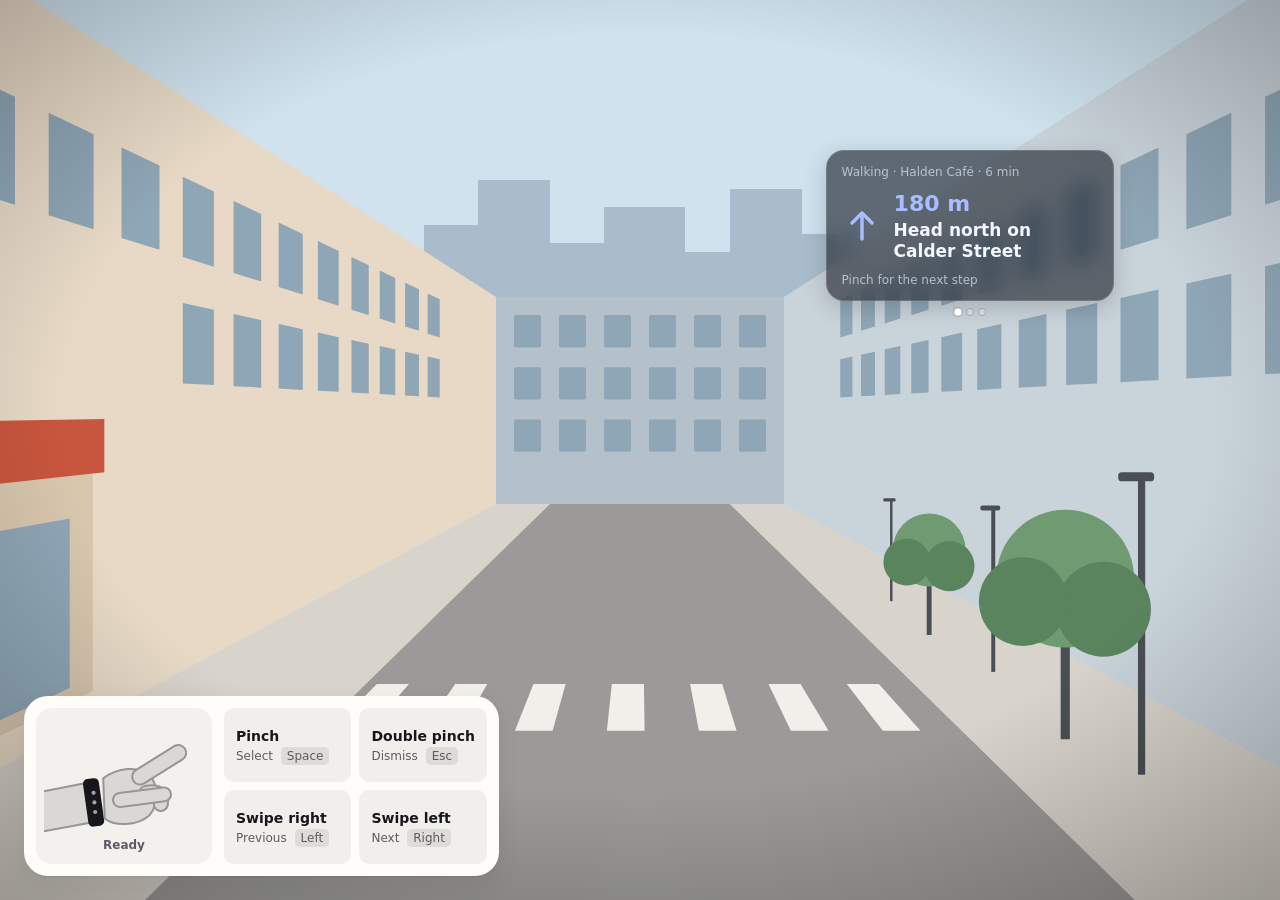
<file: lab/patterns/glance-hud.html>
<!doctype html>
<html lang="en">
<head>
<meta charset="utf-8">
<meta name="viewport" content="width=device-width,initial-scale=1,viewport-fit=cover">
<title>Glanceable Gesture HUD</title>
<link rel="stylesheet" href="../lab.css">
<style>
:root{
  --sky:#cfe2ee;--far:#a9bccb;--wallL:#e7d9c6;--wallL2:#d8c6ad;--wallR:#c9d3da;--wallR2:#b5c1ca;--win:#8fa6b6;--winLit:#8fa6b6;
  --walk:#d9d4cb;--road:#9b9a98;--stripe:#f1efe9;--tree:#6f9a72;--tree2:#5a845e;--awning:#c8553d;--pole:#4b4f55;
  --hud-bg:rgba(14,18,26,.58);--hud-ink:#f3f6ff;--hud-muted:rgba(225,232,250,.7);--hud-acc:#a9bcff;--hud-ok:#7fe0b0;
}
@media (prefers-color-scheme:dark){:root:not([data-theme="light"]){
  --sky:#1d2440;--far:#2a3150;--wallL:#3a3340;--wallL2:#2f2934;--wallR:#2c3242;--wallR2:#232838;--win:#262c3d;--winLit:#e9b86a;
  --walk:#3b3a40;--road:#2a2a2f;--stripe:#6c6b70;--tree:#2f4a3a;--tree2:#253c2f;--awning:#7c3a30;--pole:#15161a;
  --hud-bg:rgba(8,10,16,.6)}}
:root[data-theme="dark"]{
  --sky:#1d2440;--far:#2a3150;--wallL:#3a3340;--wallL2:#2f2934;--wallR:#2c3242;--wallR2:#232838;--win:#262c3d;--winLit:#e9b86a;
  --walk:#3b3a40;--road:#2a2a2f;--stripe:#6c6b70;--tree:#2f4a3a;--tree2:#253c2f;--awning:#7c3a30;--pole:#15161a;
  --hud-bg:rgba(8,10,16,.6)}
html,body{overflow:hidden}
::selection{background:color-mix(in srgb,var(--accent) 30%,transparent)}
.scene{position:fixed;inset:0;width:100%;height:100%;display:block}
.vignette{position:fixed;inset:0;pointer-events:none;background:radial-gradient(ellipse 75% 70% at 50% 46%,transparent 60%,rgba(0,0,0,.28))}

/* Monocular HUD: one card at a time, in the right lens */
.hud{position:fixed;right:clamp(16px,13vw,180px);top:clamp(64px,19vh,150px);width:min(288px,calc(100vw - 32px));
  color:var(--hud-ink);font-size:14px;line-height:1.4;transform-origin:85% 15%;
  transition:opacity .25s var(--ease),scale .3s var(--ease),filter .25s}
.hud.off{opacity:0;scale:.6;filter:blur(6px);pointer-events:none;transition-timing-function:var(--exit)}
.hud-card{position:relative;background:var(--hud-bg);border-radius:18px;padding:14px 16px 12px;min-height:122px;
  -webkit-backdrop-filter:blur(10px) saturate(1.2);backdrop-filter:blur(10px) saturate(1.2);
  box-shadow:inset 0 0 0 1px rgba(255,255,255,.14),0 6px 24px rgba(0,0,0,.18);
  transition:box-shadow .18s var(--ease),scale .18s var(--ease)}
.hud-card.tap{scale:.975;box-shadow:inset 0 0 0 1.5px rgba(190,205,255,.75),0 6px 24px rgba(0,0,0,.18)}
.hud-body.in-l{animation:inL .26s var(--ease)}.hud-body.in-r{animation:inR .26s var(--ease)}.hud-body.in-f{animation:inF .22s var(--ease)}
@keyframes inL{from{opacity:0;translate:22px 0}}@keyframes inR{from{opacity:0;translate:-22px 0}}@keyframes inF{from{opacity:.2}}
.hud .top{display:flex;align-items:center;gap:8px;font-size:12px;color:var(--hud-muted);margin-bottom:8px}
.hud .avatar{width:22px;height:22px;border-radius:50%;background:#c98bdb;color:#1b1020;font-weight:700;font-size:11px;display:grid;place-items:center;text-shadow:none}
.hud .row{display:flex;gap:12px;align-items:center}
.hud .row svg{flex:none;width:40px;height:40px;color:var(--hud-acc)}
.hud b{display:block;font-size:17px;line-height:1.25;font-weight:600}
.hud .dist{font-size:22px;font-weight:600;font-variant-numeric:tabular-nums;color:var(--hud-acc)}
.hud p{margin:0;font-size:16px}
.hud .hint{margin-top:10px;font-size:12px;color:var(--hud-muted)}
.hud .opts{display:grid;gap:4px}
.hud .opt{padding:6px 10px;border-radius:10px;color:var(--hud-muted);transition:background-color .15s,color .15s}
.hud .opt.on{background:rgba(169,188,255,.22);color:var(--hud-ink);box-shadow:inset 0 0 0 1px rgba(169,188,255,.5)}
.hud .big{font-size:40px;font-weight:600;line-height:1.1;font-variant-numeric:tabular-nums;letter-spacing:-.01em}
.hud .big.paused{color:var(--hud-muted)}
.hud .bar{height:4px;border-radius:2px;background:rgba(255,255,255,.18);margin-top:8px;overflow:hidden}
.hud .bar i{display:block;height:100%;background:var(--hud-acc);transform-origin:left;transition:transform 1s linear}
.hud .sent{display:flex;gap:10px;align-items:center;color:var(--hud-ok);font-weight:600;font-size:16px}
.hud .sent svg{width:26px;height:26px}
.dots{display:flex;gap:6px;justify-content:center;margin-top:8px}
.dots i{width:6px;height:6px;border-radius:50%;background:rgba(255,255,255,.35);box-shadow:0 0 0 1px rgba(0,0,0,.15);transition:background-color .2s,scale .2s var(--spring)}
.dots i.on{background:#fff;scale:1.25}
.standby{position:fixed;width:8px;height:8px;border-radius:50%;background:rgba(220,230,255,.85);box-shadow:0 1px 3px rgba(0,0,0,.45);
  opacity:0;transition:opacity .3s var(--ease);pointer-events:none}
.standby.on{opacity:1}

/* Dock: wrist input indicator plus the on-screen gesture buttons */
.dock{position:fixed;left:24px;bottom:24px;display:flex;gap:12px;align-items:stretch;background:var(--surface);color:var(--ink);
  border-radius:var(--r-lg);padding:12px;box-shadow:var(--shadow);max-width:calc(100vw - 32px)}
.wrist{width:176px;display:flex;flex-direction:column;align-items:center;justify-content:space-between;border-radius:var(--r-md);background:color-mix(in srgb,var(--ink) 5%,var(--surface));padding:8px 8px 10px}
.wrist svg{width:100%;height:auto;display:block}
.gname{font-size:12px;font-weight:600;color:var(--muted);min-height:18px;text-align:center;transition:color .15s}
.gname.live{color:var(--accent)}
.hand{fill:color-mix(in srgb,var(--ink) 16%,var(--surface));stroke:color-mix(in srgb,var(--ink) 45%,var(--surface));stroke-width:2.5;stroke-linejoin:round}
.finger{fill:none;stroke-linecap:round}
.finger.o{stroke:color-mix(in srgb,var(--ink) 45%,var(--surface))}
.finger.f{stroke:color-mix(in srgb,var(--ink) 16%,var(--surface))}
#thumb{transform-origin:95px 105px;transform-box:view-box;transition:transform .13s var(--ease)}
#thumb.pinch{transform:rotate(-33deg)}
#thumb.slide-a{transform:rotate(-30deg) translate(-9px,5px);transition-duration:.1s}
#thumb.slide-b{transform:rotate(-30deg) translate(11px,-6px);transition-duration:.2s}
.band{fill:var(--ink)}
.led{fill:color-mix(in srgb,var(--ink) 40%,var(--surface));transition:fill .12s}
.led.on{fill:var(--accent)}
.trail{fill:none;stroke:var(--accent);stroke-width:2.5;stroke-linecap:round;opacity:0;transition:opacity .15s}
.trail.on{opacity:.9}
.controls{flex:1;display:grid;grid-template-columns:1fr 1fr;gap:8px;min-width:0}
.gbtn{border:0;border-radius:var(--r-sm);background:color-mix(in srgb,var(--ink) 6%,var(--surface));min-height:56px;padding:6px 12px;cursor:pointer;
  display:flex;flex-direction:column;align-items:flex-start;justify-content:center;text-align:left;min-width:0;transition:background-color .15s,scale .15s var(--ease)}
.gbtn:hover{background:color-mix(in srgb,var(--ink) 11%,var(--surface))}
.gbtn.press,.gbtn:active{scale:.96;background:color-mix(in srgb,var(--accent) 20%,var(--surface))}
.gbtn b{font-size:14px;font-weight:600}
.gbtn span{font-size:12px;color:var(--muted);white-space:nowrap;overflow:hidden;text-overflow:ellipsis;max-width:100%}
kbd{font:600 11px/1 inherit;font-family:inherit;padding:2px 6px;border-radius:5px;background:color-mix(in srgb,var(--ink) 9%,transparent);color:var(--muted);margin-left:4px}
@media (max-width:560px){
  .dock{left:12px;right:12px;bottom:max(12px,env(safe-area-inset-bottom));max-width:none;padding:10px;gap:10px}
  .wrist{width:112px}.gbtn{padding:6px 9px}.gbtn b{font-size:13px;white-space:nowrap}.gbtn kbd{display:none}
}
@media (max-height:520px){.gbtn{min-height:46px}.wrist{width:140px}}
</style>
</head>
<body>
<svg class="scene" id="scene" viewBox="0 0 1600 1000" preserveAspectRatio="xMidYMid slice" aria-hidden="true"></svg>
<div class="vignette"></div>

<div class="hud" id="hud" role="region" aria-label="Glasses display" aria-live="polite">
  <div class="hud-card" id="card"><div class="hud-body" id="body"></div></div>
  <div class="dots" id="dots"><i></i><i></i><i></i></div>
</div>
<div class="standby" id="standby" aria-hidden="true"></div>

<div class="dock" role="group" aria-label="Wrist gestures">
  <div class="wrist" aria-hidden="true">
    <svg viewBox="0 0 200 150">
      <path class="hand" d="M-10 96 L62 82 L66 132 L-10 146Z"/>
      <rect class="band" x="52" y="78" width="20" height="60" rx="6" transform="rotate(-8 62 108)"/>
      <circle class="led" id="led1" cx="62" cy="96" r="2.6"/><circle class="led" id="led2" cx="63" cy="108" r="2.6"/><circle class="led" id="led3" cx="64" cy="120" r="2.6"/>
      <path class="hand" d="M74 78 C92 64 118 62 132 74 C142 84 144 110 132 124 C116 138 88 138 76 128Z"/>
      <path class="finger o" d="M120 76 L168 46" stroke-width="22"/><path class="finger f" d="M120 76 L168 46" stroke-width="17"/>
      <path class="finger o" d="M128 96 Q150 92 146 110" stroke-width="20"/><path class="finger f" d="M128 96 Q150 92 146 110" stroke-width="15"/>
      <path class="trail" id="trail" d="M126 56 L158 38"/>
      <g id="thumb"><path class="finger o" d="M95 105 L150 98" stroke-width="20"/><path class="finger f" d="M95 105 L150 98" stroke-width="15"/></g>
    </svg>
    <div class="gname" id="gname">Ready</div>
  </div>
  <div class="controls">
    <button class="gbtn" id="bPinch"><b>Pinch</b><span>Select <kbd>Space</kbd></span></button>
    <button class="gbtn" id="bDouble"><b>Double pinch</b><span>Dismiss <kbd>Esc</kbd></span></button>
    <button class="gbtn" id="bPrev"><b>Swipe right</b><span>Previous <kbd>Left</kbd></span></button>
    <button class="gbtn" id="bNext"><b>Swipe left</b><span>Next <kbd>Right</kbd></span></button>
  </div>
</div>

<script>
(() => {
const $ = s => document.querySelector(s);
const reduced = matchMedia('(prefers-reduced-motion: reduce)');

/* ---------- Scene: a first-person street, drawn in one-point perspective ---------- */
(function drawScene(){
  const VX = 800, VY = 470;
  const lerp = (a, b, t) => a + (b - a) * t;
  // A point on a wall plane: u runs from the viewer (0) toward the vanishing point (1), v from bottom (0) to top (1)
  const wallPt = (side, u, v) => {
    const xNear = side < 0 ? 0 : 1600, xFar = side < 0 ? 640 : 960;
    const x = lerp(xNear, xFar, u), yb = lerp(900, 560, u), yt = lerp(-80, 330, u);
    return [x, lerp(yb, yt, v)];
  };
  const quad = (side, u0, u1, v0, v1) => [wallPt(side,u0,v0), wallPt(side,u1,v0), wallPt(side,u1,v1), wallPt(side,u0,v1)].map(p => p.map(n => n.toFixed(1)).join(',')).join(' ');
  let s = `<rect width="1600" height="1000" fill="var(--sky)"/>
    <path d="M560 330 L560 250 L620 250 L620 200 L700 200 L700 270 L760 270 L760 230 L850 230 L850 280 L900 280 L900 210 L980 210 L980 260 L1040 260 L1040 330Z" fill="var(--far)"/>
    <rect x="640" y="330" width="320" height="230" fill="var(--wallR2)"/>`;
  for (let r = 0; r < 3; r++) for (let c = 0; c < 6; c++)
    s += `<rect x="${660 + c*50}" y="${350 + r*58}" width="30" height="36" rx="2" fill="${(r*6+c) % 4 === 1 ? 'var(--winLit)' : 'var(--win)'}"/>`;
  s += `<polygon points="0,900 640,560 700,560 250,1000 0,1000" fill="var(--walk)"/>
    <polygon points="700,560 900,560 1350,1000 250,1000" fill="var(--road)"/>
    <polygon points="900,560 960,560 1600,900 1600,1000 1350,1000" fill="var(--walk)"/>
    <polygon points="${quad(-1,0,1,0,1)}" fill="var(--wallL)"/>
    <polygon points="${quad(1,0,1,0,1)}" fill="var(--wallR)"/>`;
  // Windows: rows and columns that shrink with depth
  const cols = [.04,.2,.33,.44,.53,.61,.68,.74,.79,.835,.875];
  [-1, 1].forEach(side => cols.forEach((u, i) => {
    const w = (cols[i+1] || .91) - u;
    [.5, .72].forEach((v, j) => { if (side < 0 && v === .5 && i < 3) return;
      s += `<polygon points="${quad(side, u + w*.18, u + w*.78, v, v + .14)}" fill="${(i + j + (side > 0 ? 1 : 0)) % 3 === 0 ? 'var(--winLit)' : 'var(--win)'}"/>`; });
  }));
  // Shopfront and awning on the left
  s += `<polygon points="${quad(-1,.02,.3,.04,.36)}" fill="var(--wallL2)"/>
    <polygon points="${quad(-1,.0,.32,.36,.44)}" fill="var(--awning)"/>
    <polygon points="${quad(-1,.06,.26,.06,.3)}" fill="var(--win)"/>`;
  // Crossing stripes
  for (let i = 0; i < 7; i++){
    const y0 = 760, y1 = 812, t0 = (y0 - 560) / 440, t1 = (y1 - 560) / 440;
    const xl0 = lerp(700, 250, t0), xr0 = lerp(900, 1350, t0), xl1 = lerp(700, 250, t1), xr1 = lerp(900, 1350, t1);
    const a = i / 7 + .02, b = (i + .55) / 7;
    s += `<polygon points="${lerp(xl0,xr0,a)},${y0} ${lerp(xl0,xr0,b)},${y0} ${lerp(xl1,xr1,b)},${y1} ${lerp(xl1,xr1,a)},${y1}" fill="var(--stripe)"/>`;
  }
  // Lamp posts and trees on the right pavement, receding
  [[.18,1],[.5,.55],[.72,.34]].forEach(([u, k]) => {
    const x = lerp(1450, 935, u), y = lerp(925, 568, u);
    s += `<rect x="${x - 4*k}" y="${y - 330*k}" width="${8*k}" height="${330*k}" fill="var(--pole)"/><rect x="${x - 26*k}" y="${y - 336*k}" width="${40*k}" height="${10*k}" rx="${4*k}" fill="var(--pole)"/>`;
  });
  [[.3,.85],[.62,.45]].forEach(([u, k]) => {
    const x = lerp(1500, 940, u) - 70*k, y = lerp(930, 568, u);
    s += `<rect x="${x - 6*k}" y="${y - 160*k}" width="${12*k}" height="${160*k}" fill="var(--pole)"/>
      <circle cx="${x}" cy="${y - 210*k}" r="${90*k}" fill="var(--tree)"/><circle cx="${x + 50*k}" cy="${y - 170*k}" r="${62*k}" fill="var(--tree2)"/><circle cx="${x - 55*k}" cy="${y - 180*k}" r="${58*k}" fill="var(--tree2)"/>`;
  });
  $('#scene').innerHTML = s;
})();

/* ---------- HUD state ---------- */
const STEPS = [
  {icon:'up', text:'Head north on Calder Street', dist:'180 m'},
  {icon:'left', text:'Turn left onto Wren Lane', dist:'80 m'},
  {icon:'pin', text:'Halden Café is on your right', dist:'20 m'},
];
const REPLIES = ['On my way in 5', 'Take your time', 'I\'ll order for us'];
const ICONS = {
  up:'<path d="M20 34V8M10 18L20 8l10 10" fill="none" stroke="currentColor" stroke-width="3.5" stroke-linecap="round" stroke-linejoin="round"/>',
  left:'<path d="M28 36V20a6 6 0 00-6-6H8M15 7L8 14l7 7" fill="none" stroke="currentColor" stroke-width="3.5" stroke-linecap="round" stroke-linejoin="round"/>',
  pin:'<path d="M20 36s-11-9-11-18a11 11 0 1122 0c0 9-11 18-11 18z" fill="none" stroke="currentColor" stroke-width="3.2" stroke-linejoin="round"/><circle cx="20" cy="18" r="4" fill="currentColor"/>',
};
const st = {card:0, step:0, msg:'idle', reply:0, sentText:'', timer:402, running:true, off:false};
const hud = $('#hud'), card = $('#card'), body = $('#body'), dots = [...document.querySelectorAll('#dots i')];
const fmt = s => Math.floor(s / 60) + ':' + String(s % 60).padStart(2, '0');

function render(enter){
  let h = '';
  if (st.card === 0){
    const s = STEPS[st.step];
    h = `<div class="top">Walking · Halden Café · ${6 - st.step * 2} min</div>
      <div class="row"><svg viewBox="0 0 40 40">${ICONS[s.icon]}</svg><div><span class="dist">${s.dist}</span><b>${s.text}</b></div></div>
      <div class="hint">Pinch for the next step</div>`;
  } else if (st.card === 1){
    if (st.msg === 'idle') h = `<div class="top"><span class="avatar">P</span>Priya · now</div><p>Running 5 min late. Can you grab us a table?</p><div class="hint">Pinch to reply</div>`;
    else if (st.msg === 'reply') h = `<div class="top">Reply to Priya</div><div class="opts">${REPLIES.map((r, i) => `<div class="opt${i === st.reply ? ' on' : ''}">${r}</div>`).join('')}</div><div class="hint">Swipe to choose · pinch to send</div>`;
    else h = `<div class="top"><span class="avatar">P</span>Priya</div><div class="sent"><svg viewBox="0 0 24 24" fill="none" stroke="currentColor" stroke-width="2.4" stroke-linecap="round" stroke-linejoin="round"><path d="M5 12.5l4.5 4.5L19 7.5"/></svg>Sent</div><p style="margin-top:6px">“${st.sentText}”</p>`;
  } else {
    h = `<div class="top">Timer · Pasta</div><div class="big${st.running ? '' : ' paused'}" id="tleft">${fmt(st.timer)}</div>
      <div class="bar"><i id="tbar" style="transform:scaleX(${st.timer / 540})"></i></div><div class="hint">${st.running ? 'Pinch to pause' : 'Paused · pinch to resume'}</div>`;
  }
  body.innerHTML = h;
  dots.forEach((d, i) => d.classList.toggle('on', i === st.card));
  if (enter){ body.className = 'hud-body'; void body.offsetWidth; body.className = 'hud-body in-' + enter; }
}
function flash(){ card.classList.add('tap'); setTimeout(() => card.classList.remove('tap'), 160); }
function placeStandby(){
  const r = hud.getBoundingClientRect(), sb = $('#standby');
  sb.style.left = (r.right - 14) + 'px'; sb.style.top = (r.top + 6) + 'px';
}
function setOff(on){ st.off = on; hud.classList.toggle('off', on); placeStandby(); $('#standby').classList.toggle('on', on); }

let sentTimer = 0;
const actions = {
  pinch(){
    if (st.off){ setOff(false); render('f'); return; }
    flash();
    if (st.card === 0){ st.step = (st.step + 1) % STEPS.length; render('l'); }
    else if (st.card === 1){
      if (st.msg === 'idle'){ st.msg = 'reply'; render('f'); }
      else if (st.msg === 'reply'){ st.msg = 'sent'; st.sentText = REPLIES[st.reply]; render('f');
        clearTimeout(sentTimer); sentTimer = setTimeout(() => { if (st.msg === 'sent'){ st.msg = 'idle'; if (st.card === 1 && !st.off) render('f'); } }, 4000); }
      else { st.msg = 'idle'; render('f'); }
    } else { st.running = !st.running; render(); }
  },
  next(){ move(1); }, prev(){ move(-1); },
  double(){
    if (st.off) return;
    if (st.card === 1 && st.msg === 'reply'){ st.msg = 'idle'; flash(); render('f'); return; }
    setOff(true);
  },
};
function move(d){
  if (st.off){ setOff(false); render('f'); return; }
  if (st.card === 1 && st.msg === 'reply'){ st.reply = (st.reply + d + REPLIES.length) % REPLIES.length; render(); return; }
  st.card = (st.card + d + 3) % 3; render(d > 0 ? 'l' : 'r');
}
setInterval(() => {
  if (!st.running || st.timer <= 0) return;
  st.timer--; const t = $('#tleft'); if (t){ t.textContent = fmt(st.timer); $('#tbar').style.transform = `scaleX(${st.timer / 540})`; }
}, 1000);

/* ---------- Wrist indicator: the hand performs the gesture, the band's sensors light ---------- */
const thumb = $('#thumb'), gname = $('#gname'), trail = $('#trail'), leds = ['#led1','#led2','#led3'].map(s => $(s));
const NAMES = {pinch:'Pinch · select', double:'Double pinch · dismiss', next:'Swipe left · next', prev:'Swipe right · previous'};
let handTimers = [];
const later = (fn, ms) => handTimers.push(setTimeout(fn, ms));
function animateHand(g){
  handTimers.forEach(clearTimeout); handTimers = [];
  const slow = reduced.matches ? 2.2 : 1;
  thumb.setAttribute('class', ''); trail.classList.remove('on');
  gname.textContent = NAMES[g]; gname.classList.add('live');
  leds.forEach((l, i) => { later(() => l.classList.add('on'), i * 40); later(() => l.classList.remove('on'), 260 + i * 40); });
  if (g === 'pinch'){ thumb.setAttribute('class', 'pinch'); later(() => thumb.setAttribute('class', ''), 170 * slow); }
  if (g === 'double'){ thumb.setAttribute('class', 'pinch'); later(() => thumb.setAttribute('class', ''), 140 * slow); later(() => thumb.setAttribute('class', 'pinch'), 280 * slow); later(() => thumb.setAttribute('class', ''), 420 * slow); }
  if (g === 'next' || g === 'prev'){
    const [a, b] = g === 'next' ? ['slide-b', 'slide-a'] : ['slide-a', 'slide-b'];
    thumb.setAttribute('class', a); trail.setAttribute('d', g === 'next' ? 'M158 38 L126 56' : 'M126 56 L158 38');
    later(() => { thumb.setAttribute('class', b); trail.classList.add('on'); }, 110 * slow);
    later(() => { thumb.setAttribute('class', ''); trail.classList.remove('on'); }, 360 * slow);
  }
  later(() => gname.classList.remove('live'), 900);
}
const BTN = {pinch:$('#bPinch'), double:$('#bDouble'), next:$('#bNext'), prev:$('#bPrev')};
function gesture(g){ animateHand(g); actions[g](); }
Object.entries(BTN).forEach(([g, b]) => b.addEventListener('click', () => gesture(g)));
addEventListener('keydown', e => {
  if (e.target.closest('button') && (e.key === ' ' || e.key === 'Enter')) return; // the focused button handles itself
  const g = {' ':'pinch', Enter:'pinch', ArrowRight:'next', ArrowLeft:'prev', Escape:'double', Backspace:'double'}[e.key];
  if (!g || e.repeat) return; e.preventDefault();
  BTN[g].classList.add('press'); setTimeout(() => BTN[g].classList.remove('press'), 140); gesture(g);
});
addEventListener('resize', placeStandby);

/* ---------- Autoplay: directions, then reply to a message by swipe and pinch, then dismiss ---------- */
let auto = new URLSearchParams(location.search).has('autoplay'), token = 0;
const wait = ms => new Promise((res, rej) => { const t = token; setTimeout(() => t === token && auto ? res() : rej('stopped'), ms); });
function stopAuto(){ if (!auto) return; auto = false; token++; }
['pointerdown','keydown','wheel','touchstart'].forEach(t => addEventListener(t, e => { if (e.isTrusted) stopAuto(); }, {capture:true, passive:true}));
async function act(g, after){ BTN[g].classList.add('press'); gesture(g); await wait(150); BTN[g].classList.remove('press'); await wait(after); }
function reset(){ Object.assign(st, {card:0, step:0, msg:'idle', reply:0, timer:402, running:true}); clearTimeout(sentTimer); setOff(false); render('f'); gname.textContent = 'Ready'; }
async function script(){
  await wait(1400);
  await act('pinch', 1700);           // next walking step
  await act('pinch', 1500);           // arriving
  await act('next', 1500);            // to the message
  await act('pinch', 1200);           // open replies
  await act('next', 800);
  await act('next', 900);
  await act('prev', 1000);            // settle on "Take your time"
  await act('pinch', 1900);           // send
  await act('next', 1700);            // timer
  await act('double', 1600);          // dismiss
}
async function run(){ while (auto){ try { reset(); await script(); await wait(2000); } catch { return; } } }

render(); placeStandby();
if (auto) run();
})();
</script>
</body>
</html>
</file>
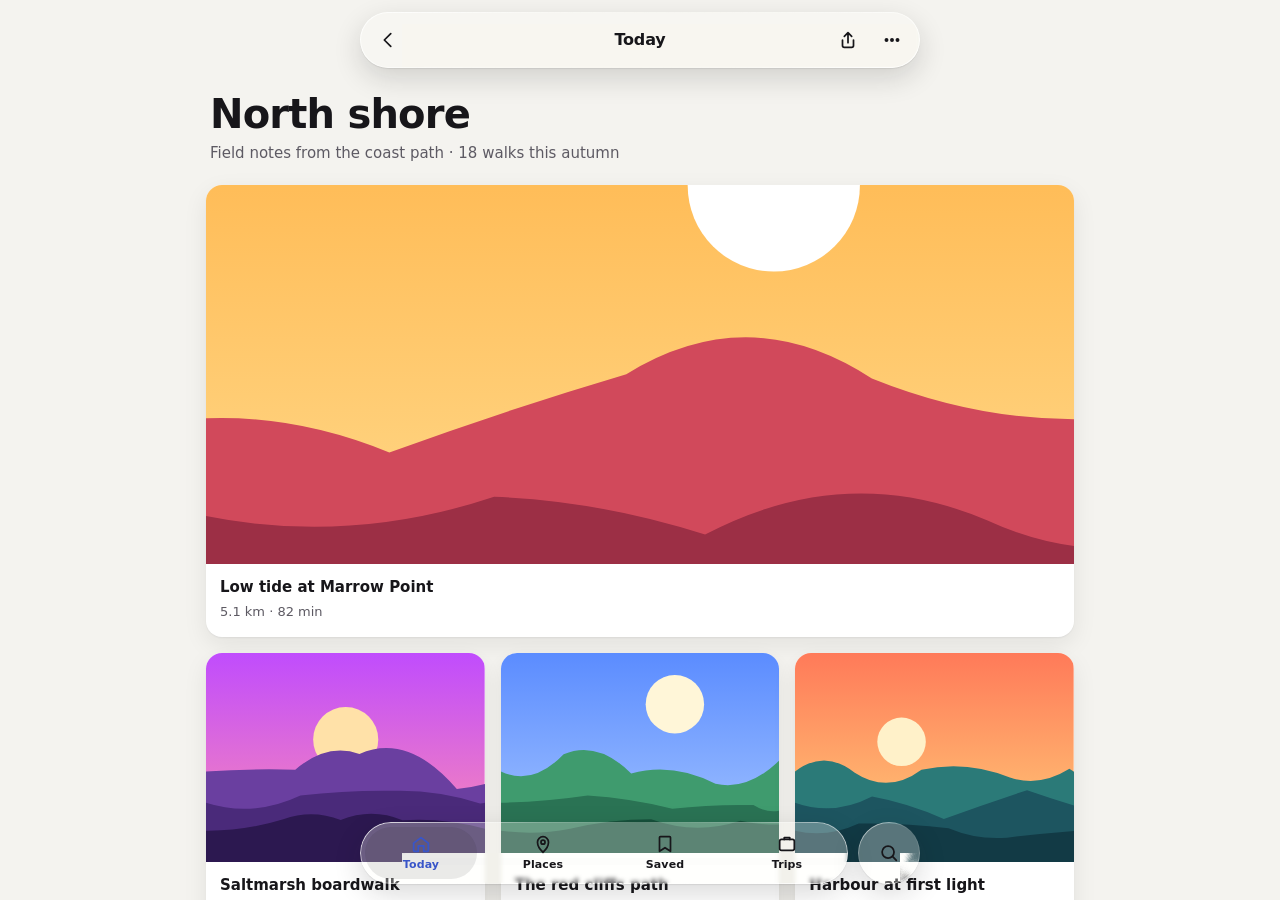
<file: lab/patterns/glass-toolbar.html>
<!doctype html>
<html lang="en">
<head>
<meta charset="utf-8">
<meta name="viewport" content="width=device-width,initial-scale=1,viewport-fit=cover">
<title>Glass Toolbar</title>
<link rel="stylesheet" href="../lab.css">
<style>
:root{
  --glass-tint:color-mix(in srgb,var(--surface) 46%,transparent);
  --glass-hi:rgba(255,255,255,.85);
  --glass-lo:rgba(255,255,255,.18);
  --glass-shadow:0 1px 1px rgba(23,22,26,.08),0 10px 28px rgba(23,22,26,.16);
  --bar-h:56px;--bar-h-c:38px;--tab-h:62px;--tab-h-c:52px;
}
@media (prefers-color-scheme:dark){:root:not([data-theme="light"]){
  --glass-tint:color-mix(in srgb,var(--surface) 52%,transparent);
  --glass-hi:rgba(255,255,255,.42);--glass-lo:rgba(255,255,255,.06);
  --glass-shadow:0 1px 1px rgba(0,0,0,.3),0 12px 30px rgba(0,0,0,.5)}}
:root[data-theme="dark"]{
  --glass-tint:color-mix(in srgb,var(--surface) 52%,transparent);
  --glass-hi:rgba(255,255,255,.42);--glass-lo:rgba(255,255,255,.06);
  --glass-shadow:0 1px 1px rgba(0,0,0,.3),0 12px 30px rgba(0,0,0,.5)}
html,body{overflow:hidden}
::selection{background:color-mix(in srgb,var(--accent) 30%,transparent)}

/* Feed: the content the glass sits on */
.feed{position:fixed;inset:0;overflow-y:auto;overflow-x:hidden;overscroll-behavior:contain;scrollbar-width:thin;scrollbar-color:var(--line) transparent}
.feed:focus-visible{outline-offset:-4px}
.feed-inner{max-width:900px;margin:0 auto;padding:84px 16px 120px}
.feed-head{padding:8px 4px 20px}
.feed-head h1{margin:0;font-size:clamp(28px,5vw,40px);line-height:1.1;letter-spacing:-.02em;text-wrap:balance}
.feed-head p{margin:6px 0 0;color:var(--muted);font-size:15px}
.grid{display:grid;grid-template-columns:repeat(auto-fill,minmax(min(100%,240px),1fr));gap:16px}
.card{margin:0;border-radius:var(--r-md);overflow:hidden;background:var(--raised);box-shadow:var(--shadow)}
.card.wide{grid-column:1/-1}
.card svg{display:block;width:100%;height:auto;aspect-ratio:4/3}
.card.wide svg{aspect-ratio:16/7}
.card figcaption{padding:12px 14px 14px}
.card b{display:block;font-size:15px;font-weight:600}
.card span{color:var(--muted);font-size:13px;font-variant-numeric:tabular-nums}

/* The glass material */
.glass{position:fixed;isolation:isolate;border-radius:999px;background:var(--glass-tint);box-shadow:var(--glass-shadow);
  -webkit-backdrop-filter:blur(14px) saturate(1.7);backdrop-filter:blur(14px) saturate(1.7);
  transition:width .42s var(--ease),height .42s var(--ease),scale .32s var(--spring)}
html.lens .glass{--glass-tint:color-mix(in srgb,var(--surface) 30%,transparent)}
:root[data-theme="dark"].lens .glass{--glass-tint:color-mix(in srgb,var(--surface) 40%,transparent)}
/* Specular rim: a thin bright edge, strongest top-left and bottom-right, like light catching a lens */
.glass::after{content:"";position:absolute;inset:0;border-radius:inherit;pointer-events:none;padding:1px;
  background:linear-gradient(140deg,var(--glass-hi),var(--glass-lo) 32%,transparent 50%,var(--glass-lo) 70%,var(--glass-hi));
  -webkit-mask:linear-gradient(#000 0 0) content-box,linear-gradient(#000 0 0);-webkit-mask-composite:xor;
  mask:linear-gradient(#000 0 0) content-box exclude,linear-gradient(#000 0 0)}
.glass.press,.squash.press{scale:1.06 .9;transition-duration:.42s,.42s,.12s;transition-timing-function:var(--ease),var(--ease),var(--ease)}

button{border:0;background:none;cursor:pointer;padding:0;-webkit-tap-highlight-color:transparent}
.ico{width:22px;height:22px;fill:none;stroke:currentColor;stroke-width:1.9;stroke-linecap:round;stroke-linejoin:round}

/* Top toolbar */
.topbar{top:12px;left:50%;translate:-50% 0;height:var(--bar-h);width:var(--top-w,560px);z-index:3}
.topbar .tb{position:absolute;top:50%;width:40px;height:40px;border-radius:50%;display:grid;place-items:center;translate:0 -50%;
  transition:opacity .2s var(--ease),scale .3s var(--ease),visibility 0s,background-color .15s}
.topbar .tb:hover{background:color-mix(in srgb,var(--ink) 8%,transparent)}
.tb.back{left:8px}.tb.share{right:52px}.tb.more{right:8px}
.topbar .title{position:absolute;inset:0;margin:auto;width:max-content;height:40px;padding:0 14px;border-radius:999px;
  font-size:16px;font-weight:600;letter-spacing:-.01em;transition:scale .42s var(--ease)}
.topbar.condensed{height:var(--bar-h-c);width:var(--top-wc,130px)}
.topbar.condensed .tb{opacity:0;scale:.4;visibility:hidden;pointer-events:none;transition:opacity .15s var(--exit),scale .2s var(--exit),visibility 0s .2s}
.topbar.condensed .title{scale:.88}

/* Tab bar + search */
.tabbar{position:fixed;bottom:max(16px,env(safe-area-inset-bottom));left:50%;translate:-50% 0;width:var(--nav-w,560px);height:var(--tab-h);z-index:3;pointer-events:none}
.tabbar > *{pointer-events:auto}
.tabs{position:absolute;left:0;bottom:0;width:var(--tabs-w,480px);height:var(--tab-h);overflow:hidden;cursor:default}
.tabs .row{position:absolute;left:0;top:0;bottom:0;width:var(--tabs-w0,480px);display:flex;transition:translate .42s var(--ease)}
.tab{flex:1;display:flex;flex-direction:column;align-items:center;justify-content:center;gap:2px;border-radius:999px;color:var(--ink);transition:opacity .25s var(--ease)}
.tab .ico{transition:translate .42s var(--ease)}
.tab small{font-size:11px;font-weight:600;letter-spacing:.01em;transition:opacity .2s var(--ease)}
.tab[aria-selected="true"]{color:var(--accent)}
.tab:focus-visible{outline-offset:-4px}
.indicator{position:absolute;top:5px;bottom:5px;left:5px;width:calc(var(--tab-w,120px) - 10px);border-radius:999px;
  background:color-mix(in srgb,var(--ink) 9%,transparent);translate:var(--ind-x,0) 0;
  transition:translate .45s var(--spring),opacity .2s,scale .3s var(--spring)}
.search{right:0;bottom:0;position:absolute;width:var(--tab-h);height:var(--tab-h);display:grid;place-items:center;color:var(--ink)}
.tabbar.condensed .tabs{width:var(--tab-h-c);height:var(--tab-h-c);cursor:pointer}
.tabbar.condensed .search{width:var(--tab-h-c);height:var(--tab-h-c)}
.tabbar.condensed .tab:not([aria-selected="true"]){opacity:0;pointer-events:none}
.tabbar.condensed .tab small{opacity:0}
.tabbar.condensed .tab .ico{translate:0 7px}
.tabbar.condensed .indicator{opacity:0}
.tabbar.condensed .row{translate:var(--row-x,0) 0}

/* Synthetic touch for autoplay */
.touch{position:fixed;left:0;top:0;width:44px;height:44px;margin:-22px 0 0 -22px;border-radius:50%;z-index:10;pointer-events:none;
  background:color-mix(in srgb,var(--ink) 22%,transparent);border:2px solid color-mix(in srgb,var(--surface) 85%,transparent);
  box-shadow:0 2px 10px rgba(0,0,0,.18);opacity:0;transition:opacity .18s,scale .15s var(--ease)}
.touch.on{opacity:1}.touch.down{scale:.82}
</style>
</head>
<body>
<svg width="0" height="0" style="position:absolute" aria-hidden="true"><defs id="filters"></defs></svg>

<div class="feed" id="feed" tabindex="0" aria-label="Feed. Scroll to condense the toolbars.">
  <div class="feed-inner">
    <header class="feed-head"><h1 id="heading">North shore</h1><p id="sub">Field notes from the coast path · 18 walks this autumn</p></header>
    <div class="grid" id="grid"></div>
  </div>
</div>

<div class="topbar glass" id="topbar">
  <button class="tb back squash" aria-label="Back"><svg class="ico" viewBox="0 0 24 24"><path d="M15 5l-7 7 7 7"/></svg></button>
  <button class="title squash" id="title" aria-label="Today. Scroll to top">Today</button>
  <button class="tb share squash" aria-label="Share"><svg class="ico" viewBox="0 0 24 24"><path d="M12 15V4M8 8l4-4 4 4M6 12v6a2 2 0 002 2h8a2 2 0 002-2v-6"/></svg></button>
  <button class="tb more squash" aria-label="More options"><svg class="ico" viewBox="0 0 24 24"><circle cx="6" cy="12" r="1.2" fill="currentColor"/><circle cx="12" cy="12" r="1.2" fill="currentColor"/><circle cx="18" cy="12" r="1.2" fill="currentColor"/></svg></button>
</div>

<nav class="tabbar" id="tabbar" aria-label="Sections">
  <div class="tabs glass" id="tabs">
    <div class="row" id="row" role="tablist">
      <span class="indicator" id="indicator"></span>
    </div>
  </div>
  <button class="search glass" id="search" aria-label="Search"><svg class="ico" viewBox="0 0 24 24"><circle cx="11" cy="11" r="6.5"/><path d="M20 20l-4.2-4.2"/></svg></button>
</nav>

<div class="touch" id="touch" aria-hidden="true"></div>

<script>
(() => {
const $ = s => document.querySelector(s);
const feed = $('#feed'), grid = $('#grid'), topbar = $('#topbar'), tabbar = $('#tabbar'), tabsEl = $('#tabs'),
      row = $('#row'), indicator = $('#indicator'), titleBtn = $('#title'), touch = $('#touch');
const reduced = matchMedia('(prefers-reduced-motion: reduce)');

/* ---------- Content: generated landscapes ---------- */
const PALETTES = [
  ['#ff7a59','#ffd27a','#fff1c9','#2b7a78','#1d5560','#123a45'],
  ['#5b8cff','#a8c8ff','#fff6d8','#3f9b6e','#2a7354','#16503b'],
  ['#c04cfd','#ff8fb1','#ffe1a8','#6a3fa0','#4a2a7a','#2c1850'],
  ['#ffb347','#ffe29a','#ffffff','#d1495b','#9c2f45','#5f1d33'],
  ['#2ec4b6','#cbf3f0','#fffbe6','#ff9f1c','#e07a00','#8a4b00'],
  ['#3a0ca3','#7209b7','#ffd166','#f72585','#b5179e','#560bad'],
  ['#0081a7','#7bdff2','#fdfcdc','#f07167','#c44536','#6d2e46'],
  ['#ff5d8f','#ffc2d4','#fff0f3','#3a86ff','#265fbf','#173a75'],
];
const TABS = [
  {id:'today', label:'Today', head:'North shore', sub:'Field notes from the coast path · 18 walks this autumn',
   icon:'<path d="M4 11l8-6 8 6v8a1 1 0 01-1 1h-4v-6h-6v6H5a1 1 0 01-1-1z"/>'},
  {id:'places', label:'Places', head:'Places nearby', sub:'Bays, headlands and harbours within an hour',
   icon:'<path d="M12 21s-6-5.6-6-11a6 6 0 1112 0c0 5.4-6 11-6 11z"/><circle cx="12" cy="10" r="2.2"/>'},
  {id:'saved', label:'Saved', head:'Saved walks', sub:'Routes you marked for a clear day',
   icon:'<path d="M7 4h10a1 1 0 011 1v15l-6-4-6 4V5a1 1 0 011-1z"/>'},
  {id:'trips', label:'Trips', head:'Your trips', sub:'Three weekends planned before winter',
   icon:'<rect x="4" y="7" width="16" height="12" rx="2"/><path d="M9 7V5h6v2"/>'},
];
const TITLES = ['Low tide at Marrow Point','Saltmarsh boardwalk','The red cliffs path','Harbour at first light','Dune grass, east end',
  'Kelp beds off Fenwick','Lighthouse loop','Shingle bay at dusk','Tern colony walk','Estuary crossing','Rock pools, north arm',
  'Old ferry slip','Sea stacks at Corran','Hollow Sands','Pilot\'s steps','Cormorant ledge','The long groyne','Ebb channel'];

function rng(seed){return()=>{seed|=0;seed=seed+0x6D2B79F5|0;let t=Math.imul(seed^seed>>>15,1|seed);t=t+Math.imul(t^t>>>7,61|t)^t;return((t^t>>>14)>>>0)/4294967296}}
function hill(r, base, amp){
  let d = `M0 ${base}`, x = 0, y = base;
  while (x < 400){ const nx = x + 80 + r()*60, ny = base + (r()-.5)*amp; d += ` Q${x+(nx-x)/2} ${y+(r()-.5)*amp*1.4} ${nx} ${ny}`; x = nx; y = ny; }
  return d + ' L400 300 L0 300Z';
}
function art(seed, uid){
  const r = rng(seed), p = PALETTES[seed % PALETTES.length];
  const sx = 60 + r()*280, sy = 60 + r()*70, sr = 26 + r()*30;
  return `<svg viewBox="0 0 400 300" preserveAspectRatio="xMidYMid slice" aria-hidden="true">
    <defs><linearGradient id="s${uid}" x1="0" y1="0" x2="0" y2="1"><stop offset="0" stop-color="${p[0]}"/><stop offset="1" stop-color="${p[1]}"/></linearGradient></defs>
    <rect width="400" height="300" fill="url(#s${uid})"/>
    <circle cx="${sx}" cy="${sy}" r="${sr}" fill="${p[2]}"/>
    <path d="${hill(r,170,60)}" fill="${p[3]}"/><path d="${hill(r,215,50)}" fill="${p[4]}"/><path d="${hill(r,255,36)}" fill="${p[5]}"/></svg>`;
}
function renderFeed(tabIndex){
  const t = TABS[tabIndex];
  $('#heading').textContent = t.head; $('#sub').textContent = t.sub;
  let html = '';
  for (let i = 0; i < 14; i++){
    const seed = tabIndex*31 + i*7 + 3, km = (1.2 + ((seed*13)%40)/10).toFixed(1);
    html += `<figure class="card${i % 5 === 0 ? ' wide' : ''}">${art(seed, tabIndex+'-'+i)}<figcaption><b>${TITLES[(i+tabIndex*5)%TITLES.length]}</b><span>${km} km · ${Math.round(km*16)} min</span></figcaption></figure>`;
  }
  grid.innerHTML = html;
}

/* ---------- Tabs ---------- */
let active = 0;
TABS.forEach((t, i) => {
  const b = document.createElement('button');
  b.className = 'tab'; b.setAttribute('role','tab'); b.id = 'tab-'+t.id;
  b.innerHTML = `<svg class="ico" viewBox="0 0 24 24">${t.icon}</svg><small>${t.label}</small>`;
  b.addEventListener('click', e => { if (tabbar.classList.contains('condensed')) { setCondensed(false); e.stopPropagation(); return; } selectTab(i); });
  row.appendChild(b);
});
const tabButtons = [...row.querySelectorAll('.tab')];
function selectTab(i){
  active = i;
  tabButtons.forEach((b, j) => { b.setAttribute('aria-selected', j === i); b.tabIndex = j === i ? 0 : -1; });
  titleBtn.textContent = TABS[i].label; titleBtn.setAttribute('aria-label', TABS[i].label + '. Scroll to top');
  renderFeed(i); feed.scrollTop = 0; setCondensed(false); layout();
}
row.addEventListener('keydown', e => {
  const d = e.key === 'ArrowRight' ? 1 : e.key === 'ArrowLeft' ? -1 : 0;
  if (!d) return; e.preventDefault();
  const n = (active + d + TABS.length) % TABS.length; selectTab(n); tabButtons[n].focus();
});
tabsEl.addEventListener('click', () => { if (tabbar.classList.contains('condensed')) setCondensed(false); });

/* ---------- Geometry ---------- */
function layout(){
  const vw = document.documentElement.clientWidth, w = Math.min(560, vw - 32);
  const tabH = 62, tabsW = w - tabH - 10, tabW = tabsW / TABS.length, cH = 52;
  const s = document.documentElement.style;
  s.setProperty('--top-w', w + 'px');
  s.setProperty('--nav-w', w + 'px');
  s.setProperty('--tabs-w', tabsW + 'px'); s.setProperty('--tabs-w0', tabsW + 'px'); s.setProperty('--tab-w', tabW + 'px');
  s.setProperty('--ind-x', (active * tabW) + 'px');
  s.setProperty('--row-x', (-active * tabW + (cH - tabW) / 2) + 'px');
  // Condensed title pill hugs its text
  const probe = document.createElement('span'); probe.style.cssText = 'position:absolute;visibility:hidden;font:600 16px/1 Inter,system-ui,sans-serif;letter-spacing:-.01em';
  probe.textContent = titleBtn.textContent; document.body.appendChild(probe);
  s.setProperty('--top-wc', Math.ceil(probe.getBoundingClientRect().width * .88 + 36) + 'px'); probe.remove();
}
addEventListener('resize', layout);

/* ---------- Condense on scroll down, expand on scroll up ---------- */
let condensed = false, lastY = 0, travel = 0;
function setCondensed(on){
  if (on === condensed) return; condensed = on;
  topbar.classList.toggle('condensed', on); tabbar.classList.toggle('condensed', on);
  titleBtn.setAttribute('aria-expanded', String(!on));
}
feed.addEventListener('scroll', () => {
  const y = feed.scrollTop, dy = y - lastY; lastY = y;
  if (Math.sign(dy) !== Math.sign(travel)) travel = 0;
  travel += dy;
  if (y < 40) setCondensed(false);
  else if (travel > 24) setCondensed(true);
  else if (travel < -24) setCondensed(false);
}, {passive:true});
titleBtn.addEventListener('click', () => {
  if (condensed) setCondensed(false);
  else smoothScroll(0, 450);
});

/* ---------- Press squash (pointer and keyboard) ---------- */
function pressTarget(el){ return el.closest('.tab') ? (tabbar.classList.contains('condensed') ? tabsEl : indicatorFor(el)) : el.closest('.squash, .glass'); }
function indicatorFor(tab){ return tab.getAttribute('aria-selected') === 'true' ? indicator : tab; }
let pressed = null;
function press(el){ release(); if (!el) return; pressed = el; el.classList.add('press'); }
function release(){ if (pressed){ pressed.classList.remove('press'); pressed = null; } }
document.addEventListener('pointerdown', e => { const b = e.target.closest('button, .tabs'); if (b && !b.closest('#feed')) press(pressTarget(e.target)); });
['pointerup','pointercancel','pointerleave','blur'].forEach(t => addEventListener(t, release));
document.addEventListener('keydown', e => { if ((e.key === ' ' || e.key === 'Enter') && e.target.closest('button')) press(pressTarget(e.target)); });
document.addEventListener('keyup', release);
indicator.classList.add('squash'); tabButtons.forEach(b => b.classList.add('squash'));

/* ---------- Refraction: SVG displacement inside backdrop-filter (Chromium), blur elsewhere ---------- */
const ua = navigator.userAgent;
const lensOK = /Chrom(e|ium)\//.test(ua) && !/Firefox|CriOS|EdgiOS/.test(ua) && CSS.supports('backdrop-filter','url(#x)');
if (lensOK) document.documentElement.classList.add('lens');
const defs = $('#filters');
function mapURL(w, h){
  const k = .5, cw = Math.max(2, Math.round(w*k)), ch = Math.max(2, Math.round(h*k));
  const c = document.createElement('canvas'); c.width = cw; c.height = ch;
  const ctx = c.getContext('2d'), img = ctx.createImageData(cw, ch), d = img.data;
  const r = Math.min(w, h) / 2, hw = w / 2, hh = h / 2, bez = Math.min(18, r * .85);
  for (let y = 0; y < ch; y++) for (let x = 0; x < cw; x++){
    const px = (x + .5) / k - hw, py = (y + .5) / k - hh, qx = Math.abs(px) - (hw - r), qy = Math.abs(py) - (hh - r);
    let sd, nx, ny;
    if (qx > 0 && qy > 0){ const L = Math.hypot(qx, qy); sd = L - r; nx = qx / L; ny = qy / L; }
    else if (qx > qy){ sd = qx - r; nx = 1; ny = 0; } else { sd = qy - r; nx = 0; ny = 1; }
    nx *= px < 0 ? -1 : 1; ny *= py < 0 ? -1 : 1;
    const depth = -sd, t = depth < bez ? 1 - Math.max(0, depth) / bez : 0, m = t * t;
    const i = (y * cw + x) * 4;
    d[i] = 128 - 127 * nx * m; d[i+1] = 128 - 127 * ny * m; d[i+2] = 128; d[i+3] = 255;
  }
  ctx.putImageData(img, 0, 0); return c.toDataURL();
}
const glassEls = [topbar, tabsEl, $('#search')];
glassEls.forEach((el, n) => {
  if (!lensOK) return;
  const id = 'lens' + n;
  defs.insertAdjacentHTML('beforeend', `<filter id="${id}" x="0" y="0" width="100%" height="100%" color-interpolation-filters="sRGB">
    <feGaussianBlur in="SourceGraphic" stdDeviation="2" result="b"/>
    <feImage result="map" x="0" y="0" preserveAspectRatio="none"/>
    <feDisplacementMap in="b" in2="map" scale="34" xChannelSelector="R" yChannelSelector="G" result="d"/>
    <feColorMatrix in="d" type="saturate" values="1.5"/></filter>`);
  const f = document.getElementById(id), im = f.querySelector('feImage');
  let queued = false, lastKey = '';
  const update = () => {
    queued = false;
    const w = el.offsetWidth, h = el.offsetHeight, key = w + 'x' + h;
    if (!w || !h || key === lastKey) return; lastKey = key;
    im.setAttribute('width', w); im.setAttribute('height', h); im.setAttribute('href', mapURL(w, h));
    el.style.backdropFilter = el.style.webkitBackdropFilter = `url(#${id})`;
  };
  new ResizeObserver(() => { if (!queued){ queued = true; requestAnimationFrame(update); } }).observe(el);
});

/* ---------- Smooth scroll helper (used by title tap and autoplay) ---------- */
let scrollAnim = 0;
function smoothScroll(to, dur, ease = t => 1 - Math.pow(1 - t, 3)){
  cancelAnimationFrame(scrollAnim);
  const from = feed.scrollTop, max = feed.scrollHeight - feed.clientHeight; to = Math.max(0, Math.min(max, to));
  if (reduced.matches || dur <= 0){ feed.scrollTop = to; return Promise.resolve(); }
  return new Promise(res => {
    const t0 = performance.now();
    const step = now => { const t = Math.min(1, (now - t0) / dur); feed.scrollTop = from + (to - from) * ease(t); t < 1 ? scrollAnim = requestAnimationFrame(step) : res(); };
    scrollAnim = requestAnimationFrame(step);
  });
}

/* ---------- Autoplay ---------- */
let auto = new URLSearchParams(location.search).has('autoplay'), token = 0;
const wait = ms => new Promise((res, rej) => { const t = token; setTimeout(() => t === token && auto ? res() : rej('stopped'), reduced.matches ? Math.min(ms, 900) : ms); });
function stopAuto(){ if (!auto) return; auto = false; token++; cancelAnimationFrame(scrollAnim); touch.className = 'touch'; release(); }
['pointerdown','keydown','wheel','touchstart'].forEach(t => addEventListener(t, e => { if (e.isTrusted) stopAuto(); }, {capture:true, passive:true}));
const center = el => { const r = el.getBoundingClientRect(); return [r.left + r.width/2, r.top + r.height/2]; };
async function moveTouch(x, y, ms = 380){
  touch.style.transition = `opacity .18s, scale .15s, translate ${reduced.matches ? 0 : ms}ms cubic-bezier(.16,1,.3,1)`;
  touch.style.translate = `${x}px ${y}px`; touch.classList.add('on'); await wait(ms);
}
async function tap(el, after){
  const [x, y] = center(el); await moveTouch(x, y);
  touch.classList.add('down'); press(pressTarget(el)); await wait(150);
  touch.classList.remove('down'); release(); el.click(); if (after) await wait(after);
}
async function swipe(dist){
  // A finger drag followed by momentum, the way a thumb scrolls a feed
  const vh = innerHeight, x = innerWidth * .62, y0 = dist > 0 ? vh * .72 : vh * .32, drag = Math.sign(dist) * Math.min(vh * .3, 220);
  touch.style.transition = 'opacity .18s, scale .15s'; touch.style.translate = `${x}px ${y0}px`;
  touch.classList.add('on','down'); await wait(120);
  touch.style.transition = `opacity .18s, scale .15s, translate 300ms linear`; touch.style.translate = `${x}px ${y0 - drag}px`;
  await smoothScroll(feed.scrollTop + drag, 300, t => t);
  touch.classList.remove('down','on');
  await smoothScroll(feed.scrollTop + dist - drag, 900);
}
async function script(){
  await wait(900);
  await swipe(420); await wait(500);
  await swipe(520); await wait(900);
  await swipe(380); await wait(700);
  await swipe(-260); await wait(1000);
  await swipe(480); await wait(800);
  await tap(tabsEl, 900);
  await tap(tabButtons[2], 1100);
  await swipe(460); await wait(800);
  await swipe(-600); await wait(600);
  await tap(tabButtons[0], 400);
}
async function run(){
  while (auto){
    try { await script(); touch.classList.remove('on'); await wait(2000); } catch { return; }
  }
}

selectTab(0);
if (auto) run();
})();
</script>
</body>
</html>
</file>
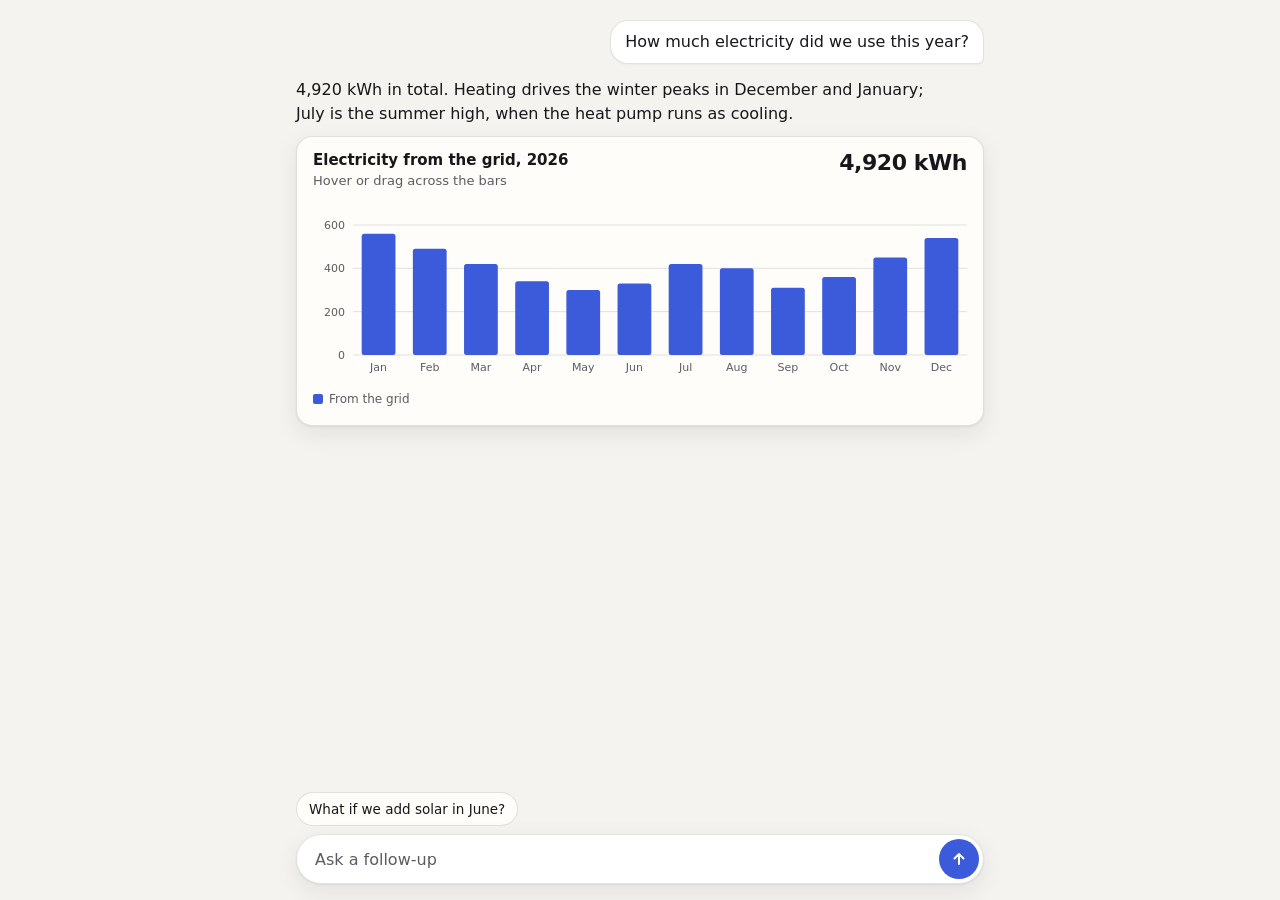
<file: lab/patterns/inline-visual.html>
<!doctype html>
<html lang="en">
<head>
<meta charset="utf-8">
<meta name="viewport" content="width=device-width,initial-scale=1">
<title>Visual in Conversation</title>
<link rel="stylesheet" href="../lab.css">
<style>
::selection{background:color-mix(in srgb,var(--accent) 28%,transparent)}
[hidden]{display:none!important}
body{overflow:hidden}
.app{height:100vh;height:100dvh;max-width:720px;margin:0 auto;display:flex;flex-direction:column}
.thread{flex:1;overflow-y:auto;overflow-x:hidden;padding:20px 16px 8px;display:flex;flex-direction:column;gap:14px;scrollbar-width:thin;scrollbar-color:var(--line) transparent}
.num{font-variant-numeric:tabular-nums}

/* Messages */
.msg{max-width:100%}
.msg.me{align-self:flex-end;max-width:80%;background:var(--raised);border:1px solid var(--line);border-radius:18px 18px 6px 18px;padding:9px 14px;box-shadow:0 1px 2px rgba(0,0,0,.04)}
.msg.ai p{margin:0 0 10px;max-width:62ch}
.msg.ai p:last-child{margin-bottom:0}
.msg.ai blockquote{margin:6px 0 0;padding:10px 14px;border-radius:var(--r-sm);background:var(--raised);border:1px solid var(--line);max-width:62ch}
.msg.enter{animation:msgIn .28s var(--ease) both}
@keyframes msgIn{from{opacity:0;transform:translateY(8px)}to{opacity:1;transform:none}}
.w{transition:opacity .18s}
.w.pend{opacity:0}

/* Visual card */
.viz{border:1px solid var(--line);border-radius:var(--r-md);background:var(--surface);box-shadow:var(--shadow);margin-top:10px;transition:box-shadow .3s,border-color .3s}
.viz.live{border-color:color-mix(in srgb,var(--accent) 55%,var(--line))}
.viz-full{display:grid;grid-template-rows:1fr;transition:grid-template-rows .42s var(--ease),opacity .3s var(--ease)}
.viz-full>.inner{overflow:hidden;min-height:0}
.viz-line{display:grid;grid-template-rows:0fr;opacity:0;transition:grid-template-rows .42s var(--ease),opacity .3s var(--ease)}
.viz-line>.inner{overflow:hidden;min-height:0}
.viz.closed .viz-full{grid-template-rows:0fr;opacity:0}
.viz.closed .viz-line{grid-template-rows:1fr;opacity:1}
.pad{padding:14px 16px 12px}
.vhead{display:flex;justify-content:space-between;align-items:flex-start;gap:12px}
.vtitle{font-weight:600;font-size:15px;line-height:1.3}
.vsub{font-size:13px;color:var(--muted);min-height:18px}
.vtotal{text-align:right;flex:none}
.vtotal b{display:block;font-size:22px;letter-spacing:-.02em;line-height:1.1}
.delta{display:inline-block;font-size:12px;font-weight:600;color:var(--ok);opacity:0;transform:translateY(-4px);transition:opacity .25s,transform .3s var(--ease)}
.delta.on{opacity:1;transform:none}
.chart{position:relative;margin-top:8px;touch-action:pan-y;outline:none;border-radius:8px}
.chart:focus-visible{outline:2px solid var(--accent);outline-offset:4px}
.chart svg{display:block;width:100%;height:170px;overflow:visible}
.chart .gl{stroke:var(--line)}
.chart .yl,.chart .xl{fill:var(--muted);font-size:11px}
.chart .xl{text-anchor:middle}
.chart .bar-grid{fill:var(--accent);transition:opacity .15s}
.chart .bar-sol{fill:url(#hatch);stroke:var(--ok);stroke-width:1.25;transition:opacity .15s}
.chart.scrub .m:not(.hot) rect{opacity:.35}
.chart .xl.hot{fill:var(--ink);font-weight:700}
.chart .mark{stroke:var(--ok);stroke-width:1.5;stroke-dasharray:3 3;opacity:0;transition:opacity .3s}
.chart .mark-t{fill:var(--ok);font-size:11px;font-weight:600;opacity:0;transition:opacity .3s}
.chart.solar .mark,.chart.solar .mark-t{opacity:1}
.tip{position:absolute;left:0;top:0;pointer-events:none;background:var(--ink);color:var(--bg);font-size:12.5px;line-height:1.35;padding:6px 9px;border-radius:8px;white-space:nowrap;transform:translate(-50%,calc(-100% - 8px));opacity:0;transition:opacity .12s}
.tip.on{opacity:1}
.tip b{font-weight:700}
.vfoot{display:flex;justify-content:space-between;align-items:center;gap:8px 10px;margin-top:8px;flex-wrap:wrap;min-height:28px}
.legend{display:flex;gap:14px;font-size:12px;color:var(--muted)}
.legend span{display:inline-flex;align-items:center;gap:6px}
.sw{width:10px;height:10px;border-radius:2px;background:var(--accent)}
.sw.sol{background:none;border:1.25px solid var(--ok);background-image:repeating-linear-gradient(135deg,var(--ok) 0 1.2px,transparent 1.2px 4px)}
.legend .sol-l{opacity:0;transition:opacity .3s}
.solar-on .legend .sol-l{opacity:1}
.seg{display:none;border:1px solid var(--line);border-radius:999px;padding:2px}
.solar-ever .seg{display:inline-flex;animation:segIn .3s var(--ease)}
@keyframes segIn{from{opacity:0}to{opacity:1}}
.seg button{border:0;background:none;border-radius:999px;padding:4px 11px;font-size:12.5px;cursor:pointer;color:var(--muted);min-height:28px}
.seg button[aria-pressed="true"]{background:var(--raised);color:var(--ink);box-shadow:0 1px 2px rgba(0,0,0,.12);font-weight:600}
.line-btn{display:flex;align-items:center;gap:10px;width:100%;border:0;background:none;padding:10px 14px;text-align:left;cursor:pointer;font-size:14px;color:var(--muted);border-radius:var(--r-md)}
.line-btn b{color:var(--ink);font-weight:600}
.line-btn .show{margin-left:auto;color:var(--accent);font-weight:600;flex:none}
.line-btn svg{flex:none;color:var(--accent)}

/* Composer */
.composer{padding:8px 16px 16px;display:flex;flex-direction:column;gap:8px}
.chips{display:flex;gap:8px;overflow:hidden;min-height:34px}
.chip{border:1px solid var(--line);background:var(--surface);border-radius:999px;padding:6px 12px;font-size:13.5px;cursor:pointer;white-space:nowrap;overflow:hidden;text-overflow:ellipsis;max-width:100%;transition:border-color .15s}
.chip:hover{border-color:color-mix(in srgb,var(--accent) 50%,var(--line))}
.box{display:flex;gap:8px;align-items:center;background:var(--raised);border:1px solid var(--line);border-radius:999px;padding:4px 4px 4px 16px;box-shadow:var(--shadow)}
.box:focus-within{border-color:color-mix(in srgb,var(--accent) 60%,var(--line))}
.box input{flex:1;min-width:0;border:0;background:none;color:var(--ink);font:inherit;height:40px;outline:none;caret-color:var(--accent)}
.box input::placeholder{color:var(--muted)}
.send{width:40px;height:40px;border-radius:50%;border:0;background:var(--accent);color:var(--accent-ink);display:grid;place-items:center;cursor:pointer;flex:none}
.sr{position:absolute;width:1px;height:1px;overflow:hidden;clip:rect(0 0 0 0)}

/* Synthetic cursor */
.ghost{position:fixed;left:0;top:0;z-index:99;pointer-events:none;opacity:0;transition:transform .65s var(--ease),opacity .2s}
.ghost.on{opacity:1}
.ghost svg{display:block;filter:drop-shadow(0 1px 2px rgba(0,0,0,.3))}
.ghost::after{content:"";position:absolute;left:-14px;top:-14px;width:28px;height:28px;border-radius:50%;background:var(--accent);opacity:0}
.ghost.tap::after{animation:tap .45s var(--ease)}
@keyframes tap{from{opacity:.4;transform:scale(.3)}to{opacity:0;transform:scale(1.4)}}
@media (prefers-reduced-motion:reduce){.ghost{transition:opacity .2s}}
</style>
</head>
<body>
<div class="app">
 <div class="thread" id="thread" aria-live="polite"></div>
 <form class="composer" id="composer">
  <div class="chips" id="chips"></div>
  <div class="box">
   <label class="sr" for="say">Message</label>
   <input id="say" autocomplete="off" placeholder="Ask a follow-up">
   <button class="send" type="submit" aria-label="Send"><svg width="18" height="18" viewBox="0 0 18 18" aria-hidden="true"><path d="M9 14V4M4.5 8.5 9 4l4.5 4.5" fill="none" stroke="currentColor" stroke-width="2" stroke-linecap="round" stroke-linejoin="round"/></svg></button>
  </div>
 </form>
</div>
<div class="ghost" aria-hidden="true"><svg width="20" height="22" viewBox="0 0 20 22"><path d="M2 1.5v16.5l4.6-4.3 3 6.8 3.2-1.4-3-6.6 6.4-.3z" fill="var(--ink)" stroke="var(--surface)" stroke-width="1.5" stroke-linejoin="round"/></svg></div>

<template id="vizT">
 <div class="viz" id="viz">
  <div class="viz-full"><div class="inner"><div class="pad">
   <div class="vhead">
    <div><div class="vtitle" id="vtitle">Electricity from the grid, 2026</div><div class="vsub" id="vsub">Hover or drag across the bars</div></div>
    <div class="vtotal"><b class="num" id="vtotal">4,920 kWh</b><span class="delta num" id="delta"></span></div>
   </div>
   <div class="chart" id="chart" tabindex="0" role="group" aria-label="Monthly electricity use. Use left and right arrow keys to read each month.">
    <svg id="svg" aria-hidden="true"></svg>
    <div class="tip num" id="tip" role="status"></div>
   </div>
   <div class="vfoot">
    <div class="legend"><span><i class="sw"></i>From the grid</span><span class="sol-l"><i class="sw sol"></i>Covered by solar</span></div>
    <div class="seg" role="group" aria-label="Scenario"><button type="button" data-s="0" aria-pressed="false">Without solar</button><button type="button" data-s="1" aria-pressed="true">With solar</button></div>
   </div>
  </div></div></div>
  <div class="viz-line"><div class="inner">
   <button class="line-btn" type="button" id="expand" tabindex="-1">
    <svg width="18" height="18" viewBox="0 0 18 18" aria-hidden="true"><path d="M3 15V9M7.5 15V5M12 15v-4M16 15V3" stroke="currentColor" stroke-width="2.2" stroke-linecap="round"/></svg>
    <span id="summary"></span><span class="show">Show chart</span>
   </button>
  </div></div>
 </div>
</template>

<script>
const RM=matchMedia('(prefers-reduced-motion: reduce)').matches;
const $=s=>document.querySelector(s);
const NS='http://www.w3.org/2000/svg';
const MON=['Jan','Feb','Mar','Apr','May','Jun','Jul','Aug','Sep','Oct','Nov','Dec'];
const USE=[560,490,420,340,300,330,420,400,310,360,450,540];
const SOL=[0,0,0,0,0,190,230,210,150,110,60,45];
const sum=a=>a.reduce((s,x)=>s+x,0);
const fmt=n=>Math.round(n).toLocaleString('en-GB');
const ALL=sum(USE),SAVED=sum(SOL);
const PCT=Math.round(SAVED/ALL*100);

/* ---------- Chart ---------- */
let cov=new Array(12).fill(0),grow=1,solar=false,hot=-1,W=600;
const H=170,PT=18,PB=22,PL=40,MAX=600;
const y=v=>PT+(1-v/MAX)*(H-PT-PB);
let svg,bars=[];
function el(t,a,p){const e=document.createElementNS(NS,t);for(const k in a)e.setAttribute(k,a[k]);p&&p.append(e);return e}
function buildChart(){
 svg=$('#svg');W=svg.clientWidth||600;svg.setAttribute('viewBox',`0 0 ${W} ${H}`);svg.replaceChildren();
 el('defs',{},svg).innerHTML=`<pattern id="hatch" width="5" height="5" patternUnits="userSpaceOnUse" patternTransform="rotate(45)"><rect width="5" height="5" fill="color-mix(in srgb,var(--ok) 12%,transparent)"/><line x1="0" y1="0" x2="0" y2="5" stroke="var(--ok)" stroke-width="1.4"/></pattern>`;
 [0,200,400,600].forEach(v=>{el('line',{class:'gl',x1:PL,x2:W,y1:y(v),y2:y(v)},svg);const t=el('text',{class:'yl',x:PL-8,y:y(v)+4,'text-anchor':'end'},svg);t.textContent=v?v:'0'});
 const bw=(W-PL)/12,narrow=W<420;
 bars=MON.map((m,i)=>{
  const g=el('g',{class:'m'},svg),x=PL+i*bw+bw*.17,w=bw*.66;
  const grid=el('rect',{class:'bar-grid',x,width:w,rx:2.5},g),sol=el('rect',{class:'bar-sol',x:x+.6,width:Math.max(0,w-1.2),rx:2},g);
  const lab=el('text',{class:'xl',x:x+w/2,y:H-6},svg);lab.textContent=narrow?m[0]:m;
  return {g,grid,sol,lab,cx:x+w/2};
 });
 const mx=PL+5*bw+1;
 el('line',{class:'mark',x1:mx,x2:mx,y1:PT-12,y2:H-PB},svg);
 const mt=el('text',{class:'mark-t',x:mx+5,y:PT-3},svg);mt.textContent='Panels on';
 draw();
}
function draw(){
 bars.forEach((b,i)=>{
  const u=USE[i]*grow,c=Math.min(cov[i],u),gTop=y(u-c),base=y(0);
  b.grid.setAttribute('y',gTop);b.grid.setAttribute('height',Math.max(0,base-gTop));
  b.sol.setAttribute('y',y(u)+.6);b.sol.setAttribute('height',Math.max(0,gTop-y(u)-1.2));
  b.g.classList.toggle('hot',i===hot);b.lab.classList.toggle('hot',i===hot);
 });
 const total=ALL-sum(cov);
 $('#vtotal').textContent=fmt(total)+' kWh';
}
function setHot(i){
 hot=i;const chart=$('#chart');chart.classList.toggle('scrub',i>=0);draw();
 const tip=$('#tip');
 if(i<0){tip.classList.remove('on');return}
 const b=bars[i],u=USE[i],c=Math.round(cov[i]);
 tip.innerHTML=c>0?`<b>${MON[i]}</b> · ${fmt(u-c)} kWh from grid · ${fmt(c)} solar`:`<b>${MON[i]}</b> · ${fmt(u)} kWh`;
 const half=tip.offsetWidth/2,left=Math.max(half,Math.min(W-half,b.cx));
 tip.style.left=left+'px';tip.style.top=(y(u)+8)+'px';tip.classList.add('on');
}
let morphRaf=0;
function morph(on){
 solar=on;cancelAnimationFrame(morphRaf);
 const viz=$('#viz'),chart=$('#chart');
 viz.classList.add('solar-ever');viz.classList.toggle('solar-on',on);chart.classList.toggle('solar',on);
 viz.querySelectorAll('.seg button').forEach(b=>b.setAttribute('aria-pressed',String(+b.dataset.s===+on)));
 $('#vtitle').textContent=on?'Electricity from the grid, with solar from June':'Electricity from the grid, 2026';
 const d=$('#delta');d.textContent=`−${fmt(SAVED)} kWh, −${PCT}%`;d.classList.toggle('on',on);
 const from=cov.slice(),to=on?SOL:new Array(12).fill(0),t0=performance.now(),DUR=620;
 if(RM){cov=to.slice();draw();if(hot>=0)setHot(hot);return Promise.resolve()}
 viz.classList.add('live');
 return new Promise(res=>{
  const step=t=>{
   let done=true;
   cov=from.map((f,i)=>{const k=Math.max(0,i-5),p=Math.min(1,Math.max(0,(t-t0-k*75)/DUR));if(p<1)done=false;const e=1-Math.pow(1-p,4);return f+(to[i]-f)*e});
   draw();if(hot>=0)setHot(hot);
   if(!done)morphRaf=requestAnimationFrame(step);else{viz.classList.remove('live');res()}
  };morphRaf=requestAnimationFrame(step);
 });
}
function growIn(){
 if(RM){grow=1;draw();return}
 const t0=performance.now();grow=0;
 const step=t=>{const p=Math.min(1,(t-t0)/520);grow=1-Math.pow(1-p,3);draw();if(p<1)requestAnimationFrame(step)};requestAnimationFrame(step);
}
function setOpen(open){
 const viz=$('#viz');viz.classList.toggle('closed',!open);
 $('#expand').tabIndex=open?-1:0;$('#chart').tabIndex=open?0:-1;
 viz.querySelectorAll('.seg button').forEach(b=>b.tabIndex=open?0:-1);
 $('#summary').innerHTML=solar?`<b>Energy chart</b> · ${fmt(ALL-SAVED)} kWh from the grid with solar from June, down ${PCT}%`:`<b>Energy chart</b> · ${fmt(ALL)} kWh from the grid in 2026`;
 if(!open)setHot(-1);
}
function wireChart(){
 const chart=$('#chart');
 const at=e=>{const r=chart.getBoundingClientRect(),x=e.clientX-r.left;return Math.max(0,Math.min(11,Math.floor((x-PL)/((W-PL)/12))))};
 chart.addEventListener('pointerdown',e=>{chart.setPointerCapture(e.pointerId);setHot(at(e))});
 chart.addEventListener('pointermove',e=>{if(e.pointerType==='mouse'||chart.hasPointerCapture(e.pointerId))setHot(at(e))});
 chart.addEventListener('pointerleave',e=>{if(e.pointerType==='mouse')setHot(-1)});
 chart.addEventListener('pointerup',e=>{if(e.pointerType!=='mouse')setTimeout(()=>setHot(-1),1200)});
 chart.addEventListener('keydown',e=>{
  const k={ArrowRight:1,ArrowLeft:-1}[e.key];
  if(k){e.preventDefault();setHot(Math.max(0,Math.min(11,(hot<0?(k>0?-1:12):hot)+k)))}
  if(e.key==='Home'){e.preventDefault();setHot(0)}if(e.key==='End'){e.preventDefault();setHot(11)}
  if(e.key==='Escape')setHot(-1);
 });
 chart.addEventListener('blur',()=>setHot(-1));
 $('#viz').querySelectorAll('.seg button').forEach(b=>b.addEventListener('click',()=>morph(b.dataset.s==='1')));
 $('#expand').addEventListener('click',()=>{setOpen(true);setTimeout(()=>$('#viz').scrollIntoView({block:'nearest',behavior:RM?'auto':'smooth'}),200)});
 new ResizeObserver(()=>{if(Math.abs(svg.clientWidth-W)>1){buildChart();if(hot>=0)setHot(hot)}}).observe(chart);
}

/* ---------- Conversation ---------- */
const thread=$('#thread');
const wait=ms=>new Promise(r=>setTimeout(r,ms));
function scrollEnd(){thread.scrollTo({top:thread.scrollHeight,behavior:RM?'auto':'smooth'})}
function addMe(text){const d=document.createElement('div');d.className='msg me enter';d.textContent=text;thread.append(d);scrollEnd();return d}
async function addAi(paras,stream=true){
 const d=document.createElement('div');d.className='msg ai enter';thread.append(d);
 const words=[];
 paras.forEach(([tag,txt])=>{const p=document.createElement(tag);txt.split(' ').forEach((w,i)=>{const s=document.createElement('span');s.className='w'+(stream&&!RM?' pend':'');s.textContent=(i?' ':'')+w;p.append(s);words.push(s)});d.append(p)});
 scrollEnd();
 if(stream&&!RM)for(const w of words){w.classList.remove('pend');await wait(22)}
 return d;
}
let busy=false;
function setChips(list){const c=$('#chips');c.replaceChildren(...list.map(t=>{const b=document.createElement('button');b.type='button';b.className='chip';b.textContent=t;b.addEventListener('click',()=>send(t));return b}))}
const CHIP_SOLAR='What if we add solar in June?',CHIP_NOTE='Draft a note to the landlord about the boiler';
async function send(text){
 text=text.trim();if(!text||busy)return;busy=true;$('#say').value='';setChips([]);
 addMe(text);await wait(RM?50:380);
 if(/solar|panel/i.test(text)){
  if($('#viz').classList.contains('closed'))setOpen(true);
  setTimeout(()=>$('#viz').scrollIntoView({block:'nearest',behavior:RM?'auto':'smooth'}),60);
  const p=addAi([['p',`I've switched the chart above to a 4 kW roof array from June. Solar covers ${fmt(SAVED)} kWh, about a third of what you use from June to December, so the year's grid use falls ${PCT}%.`]]);
  await wait(RM?0:260);await morph(true);await p;scrollEnd();
  setChips([CHIP_NOTE]);
 }else if(/chart|energy|usage|electric/i.test(text)){
  setOpen(true);await addAi([['p','Here it is again, the chart above is open.']]);setChips([CHIP_SOLAR]);
 }else{
  setOpen(false);await wait(RM?0:300);
  if(/landlord|boiler/i.test(text))await addAi([['p','Here is a short draft:'],['blockquote','Hi Marta, the pressure valve on the boiler has been dripping since Tuesday. Could someone take a look this week? Any weekday after 4 pm works for us. Thanks, Sam']]);
  else await addAi([['p','Noted. I folded the energy chart away to keep the thread short. Ask about it and it comes back.']]);
  setChips([solar?'Show the energy chart again':CHIP_SOLAR]);
 }
 scrollEnd();busy=false;
}
$('#composer').addEventListener('submit',e=>{e.preventDefault();send($('#say').value)});

function start(){
 thread.replaceChildren();cov=new Array(12).fill(0);solar=false;hot=-1;busy=false;
 addMe('How much electricity did we use this year?').classList.remove('enter');
 const d=document.createElement('div');d.className='msg ai';
 d.innerHTML='<p>4,920 kWh in total. Heating drives the winter peaks in December and January; July is the summer high, when the heat pump runs as cooling.</p>';
 d.append($('#vizT').content.cloneNode(true));thread.append(d);
 buildChart();wireChart();setOpen(true);growIn();
 setChips([CHIP_SOLAR]);thread.scrollTop=0;
}
start();

/* ---------- Autoplay ---------- */
const AUTO=new URLSearchParams(location.search).has('autoplay');
const ghost=$('.ghost');let run=0,auto=false;
function stop(){if(!auto)return;auto=false;run++;ghost.classList.remove('on')}
['pointerdown','keydown','wheel','touchstart'].forEach(t=>addEventListener(t,e=>{if(e.isTrusted)stop()},{capture:true,passive:true}));
function nap(ms){const r=run;return new Promise((ok,no)=>setTimeout(()=>r===run&&auto?ok():no('stop'),ms))}
function point(x,y,ms){ghost.style.transitionDuration=ms+'ms';ghost.style.transform=`translate(${x}px,${y}px)`;return nap(RM?60:ms)}
async function glide(node,ax=.5,ay=.5,ms=650){const b=node.getBoundingClientRect();await point(b.left+b.width*ax,b.top+b.height*ay,ms)}
async function tap(){ghost.classList.remove('tap');void ghost.offsetWidth;ghost.classList.add('tap');await nap(200)}
async function scrubTo(i,ms){const r=$('#chart').getBoundingClientRect(),b=bars[i];await point(r.left+b.cx,r.top+y(USE[i])+30,ms);setHot(i)}
async function typeSend(text){
 const inp=$('#say');await glide(inp,.25,.5,600);await tap();
 for(const ch of text){inp.value+=ch;await nap(RM?8:30)}
 await nap(250);await glide($('.send'),.5,.5,350);await tap();send(inp.value);
}
async function script(){
 start();
 ghost.style.transitionDuration='0ms';ghost.style.transform=`translate(${innerWidth*.7}px,${innerHeight*.8}px)`;
 await nap(60);ghost.classList.add('on');await nap(500);
 await scrubTo(0,700);
 for(let i=1;i<12;i++)await scrubTo(i,RM?20:120);
 await scrubTo(6,500);await nap(700);setHot(-1);
 await typeSend(CHIP_SOLAR);
 await nap(RM?400:2300);
 await scrubTo(6,700);await nap(1100);await scrubTo(9,450);await nap(700);setHot(-1);
 await typeSend('Can you draft a note to the landlord about the boiler?');
 await nap(RM?600:2400);
}
async function loop(){auto=true;while(auto){try{await script();await nap(2000)}catch(e){if(e!=='stop')console.error(e);return}}}
if(AUTO)loop();
</script>
</body>
</html>
</file>
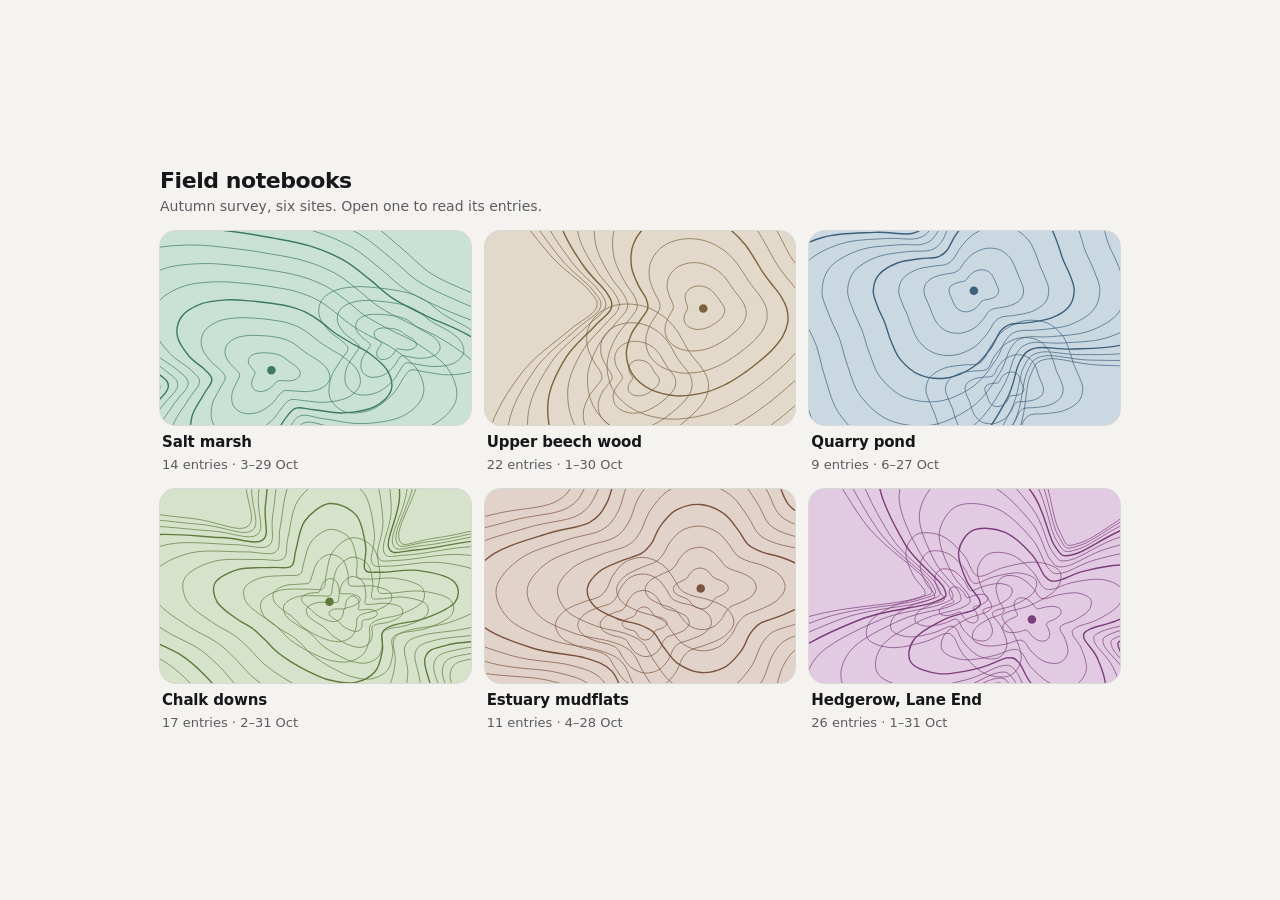
<file: lab/patterns/list-to-detail.html>
<!doctype html>
<html lang="en">
<head>
<meta charset="utf-8">
<meta name="viewport" content="width=device-width, initial-scale=1">
<title>List to Detail</title>
<link rel="stylesheet" href="../lab.css">
<style>
:root{--art-l:84%;--art-s:30%;--line-l:36%;--line-s:34%}
@media (prefers-color-scheme:dark){:root:not([data-theme="light"]){--art-l:21%;--art-s:22%;--line-l:62%;--line-s:36%}}
:root[data-theme="dark"]{--art-l:21%;--art-s:22%;--line-l:62%;--line-s:36%}
::selection{background:color-mix(in oklab,var(--accent) 30%,transparent)}
body{overflow-x:clip}
.stage{padding:16px;align-content:start}
@media (min-height:560px){.stage{align-content:center}}
.view{width:min(100%,960px,calc((100dvh - 214px) / 1.25 * 3 + 28px));margin-inline:auto}
.view[hidden]{display:none}
.head{margin-bottom:14px}
.head h1{margin:0;font-size:22px;line-height:1.2;letter-spacing:-.02em;font-weight:680}
.head p{margin:2px 0 0;font-size:14px;color:var(--muted)}
.grid{list-style:none;margin:0;padding:0;display:grid;grid-template-columns:repeat(3,minmax(0,1fr));gap:14px}
.card{display:block;width:100%;padding:0;border:0;background:none;text-align:left;cursor:pointer;border-radius:var(--r-md);transition:transform .15s var(--ease)}
.card:active{transform:scale(.98)}
.card:focus-visible{outline-offset:4px}
.card .art{border-radius:var(--r-md);box-shadow:0 0 0 1px var(--line);transition:box-shadow .2s var(--ease)}
.card:hover .art{box-shadow:0 0 0 1px var(--line),var(--shadow)}
.card .t{display:inline-block;margin:8px 2px 0;font-size:15px;font-weight:650;letter-spacing:-.01em;line-height:1.25}
.card .m{display:block;margin:1px 2px 0;font-size:13px;color:var(--muted);font-variant-numeric:tabular-nums}

.art{--h:140;position:relative;aspect-ratio:16/10;overflow:hidden;background:hsl(var(--h) var(--art-s) var(--art-l))}
.art svg{position:absolute;inset:0;width:100%;height:100%;display:block}
.art path{fill:none;stroke:hsl(var(--h) var(--line-s) var(--line-l));stroke-width:.7;vector-effect:non-scaling-stroke}
.art path.major{stroke-width:1.4}
.art circle{fill:hsl(var(--h) var(--line-s) var(--line-l))}

.back{display:inline-flex;align-items:center;gap:6px;margin:0 0 14px -4px;padding:0 14px 0 10px}
.back:hover{background:color-mix(in oklab,var(--ink) 14%,transparent)}
.dgrid{display:grid;grid-template-columns:minmax(0,1.15fr) minmax(0,1fr);gap:24px;align-items:start}
.hero{border-radius:var(--r-lg);box-shadow:0 0 0 1px var(--line)}
.dtext h2{display:inline-block;margin:0;font-size:30px;line-height:1.12;letter-spacing:-.025em;font-weight:700;text-wrap:balance}
.dtext h2:focus{outline:none}
.meta{margin:6px 0 0;font-size:14px;color:var(--muted);font-variant-numeric:tabular-nums}
.summary{margin:12px 0 0;font-size:15px;line-height:1.5;max-width:60ch}
.dtext h3{margin:18px 0 6px;font-size:13px;font-weight:650;color:var(--muted)}
.entries{list-style:none;margin:0;padding:0;display:grid}
.entries li{display:grid;grid-template-columns:52px 1fr;gap:10px;padding:8px 0;border-top:1px solid var(--line);font-size:14px;line-height:1.4}
.entries time{color:var(--muted);font-variant-numeric:tabular-nums}
.reveal{animation:fadein .26s var(--ease) .12s both}
@keyframes fadein{from{opacity:0;transform:translateY(6px)}}

::view-transition-group(thumb),::view-transition-group(title){animation-duration:.42s;animation-timing-function:cubic-bezier(.16,1,.3,1)}
::view-transition-old(root),::view-transition-new(root){animation-duration:.2s}
::view-transition-old(title),::view-transition-new(title){height:100%;width:auto;object-fit:none;object-position:left top}

@media (max-width:640px){
 .grid{grid-template-columns:repeat(2,minmax(0,1fr));gap:12px}
 .dgrid{grid-template-columns:1fr;gap:16px}
 .dtext h2{font-size:26px}
 .card .t{font-size:14px}
}
.ap-cursor{position:fixed;left:0;top:0;z-index:50;pointer-events:none;transition:transform .5s var(--ease)}
.ap-cursor svg{display:block;filter:drop-shadow(0 2px 3px rgba(0,0,0,.3))}
.ap-ripple{position:fixed;z-index:49;width:36px;height:36px;margin:-18px 0 0 -18px;border-radius:50%;border:2px solid var(--accent);pointer-events:none;animation:rip .45s var(--ease) forwards}
@keyframes rip{from{transform:scale(.3);opacity:1}to{transform:scale(1.3);opacity:0}}
.ap-key{position:fixed;left:50%;bottom:24px;z-index:50;transform:translateX(-50%);padding:6px 12px;border-radius:8px;background:var(--raised);box-shadow:var(--shadow),inset 0 -2px 0 var(--line),0 0 0 1px var(--line);font-size:14px;font-weight:650;pointer-events:none;animation:keyin .2s var(--ease)}
@keyframes keyin{from{opacity:0;transform:translate(-50%,6px)}}
</style>
</head>
<body>
<main class="stage">
 <section class="view" id="list" aria-labelledby="ltitle">
  <div class="head"><h1 id="ltitle">Field notebooks</h1><p>Autumn survey, six sites. Open one to read its entries.</p></div>
  <ul class="grid" id="grid"></ul>
 </section>
 <section class="view" id="detail" aria-labelledby="dtitle" hidden>
  <button class="pill back" id="back" type="button"><svg width="16" height="16" viewBox="0 0 16 16" aria-hidden="true"><path d="M10 3.5L5.5 8l4.5 4.5" fill="none" stroke="currentColor" stroke-width="1.8" stroke-linecap="round" stroke-linejoin="round"/></svg>All notebooks</button>
  <div class="dgrid">
   <div class="art hero" id="hero"></div>
   <div class="dtext">
    <h2 id="dtitle" tabindex="-1"></h2>
    <p class="meta" id="dmeta"></p>
    <div class="reveal" id="dbody"></div>
   </div>
  </div>
 </section>
</main>
<script>
(() => {
'use strict';
const $ = s => document.querySelector(s);
const rm = matchMedia('(prefers-reduced-motion: reduce)');
const params = new URLSearchParams(location.search);
const canVT = 'startViewTransition' in document && !params.has('flip');

const BOOKS = [
 {title:'Salt marsh', h:150, seed:3, n:14, dates:'3–29 Oct', by:'Ines Marlow',
  summary:'Tidal creeks on the north shore, walked at low water twice a week. Waders, samphire, and the slow collapse of the old sea wall.',
  entries:[['29 Oct','Redshank roosting on the creek edge at high tide, at least forty on the far bank.'],['21 Oct','Sea wall breach has widened by about a metre since the spring tide.'],['14 Oct','First brent geese of the season, a family group of six.']]},
 {title:'Upper beech wood', h:38, seed:11, n:22, dates:'1–30 Oct', by:'Tomas Reyes',
  summary:'Old beech and holly on the steep slope above the lane. Fungi counts after rain, and a watch on the badger sett.',
  entries:[['30 Oct','Porcelain fungus on a fallen limb near the stile, fresh after two wet days.'],['24 Oct','Sett entrance three shows new spoil; bedding dragged in overnight.'],['17 Oct','Nuthatch calling from the same oak three mornings running.']]},
 {title:'Quarry pond', h:205, seed:7, n:9, dates:'6–27 Oct', by:'Ines Marlow',
  summary:'A flooded limestone quarry with a reed fringe. Dragonfly counts winding down; winter ducks arriving.',
  entries:[['27 Oct','Six little grebes on open water, keeping to the deep end.'],['19 Oct','Last common darter of the year, basking on the warm rock face.'],['6 Oct','Reed cut on the east margin; water level down about 20 cm.']]},
 {title:'Chalk downs', h:88, seed:19, n:17, dates:'2–31 Oct', by:'Priya Nand',
  summary:'Sheep-grazed grassland on the ridge path. Late flowers, ant hills, and the skylarks that never quite stop.',
  entries:[['31 Oct','Autumn gentian still in flower on the south-facing bank.'],['22 Oct','Fieldfares in the hawthorns, the first big flock moving through.'],['9 Oct','Counted 112 yellow meadow ant hills in the fenced plot.']]},
 {title:'Estuary mudflats', h:22, seed:5, n:11, dates:'4–28 Oct', by:'Tomas Reyes',
  summary:'The wide flats below the harbour, counted from the hide on a rising tide. Big numbers, short windows.',
  entries:[['28 Oct','Roughly 900 dunlin in one shifting flock before the tide pushed them off.'],['16 Oct','Curlew probing the soft mud by the channel marker, eleven birds.'],['4 Oct','Seal hauled out on the sandbar for most of the afternoon.']]},
 {title:'Hedgerow, Lane End', h:300, seed:23, n:26, dates:'1–31 Oct', by:'Priya Nand',
  summary:'A 400-metre hedge surveyed in 20-metre sections. Berries, gaps, and who is eating what.',
  entries:[['31 Oct','Section 14: blackthorn sloes almost stripped, redwings feeding at dusk.'],['20 Oct','Gap in section 6 now wide enough for a deer path, hoof prints both ways.'],['11 Oct','Dormouse-gnawed hazelnuts found at the base of section 9.']]}
];

/* Topographic thumbnails, deterministic from a seed so list and detail match exactly. */
function rnd(seed){ let s = seed * 9301 + 49297; return () => (s = (s * 9301 + 49297) % 233280) / 233280; }
function art(b){
 const r = rnd(b.seed), cx = 40 + r() * 80, cy = 25 + r() * 50, k1 = 2 + Math.floor(r() * 3), k2 = 3 + Math.floor(r() * 3), p1 = r() * 6.28, p2 = r() * 6.28;
 const cx2 = 160 - cx * .7, cy2 = 100 - cy * .6;
 let out = '';
 const ring = (x0, y0, rad, warp) => {
  const pts = [];
  for (let i = 0; i < 28; i++) { const a = i / 28 * Math.PI * 2, m = 1 + warp * (.2 * Math.sin(a * k1 + p1) + .12 * Math.sin(a * k2 + p2)); pts.push([x0 + Math.cos(a) * rad * m * 1.35, y0 + Math.sin(a) * rad * m]); }
  let d = `M${pts[0][0].toFixed(1)} ${pts[0][1].toFixed(1)}`;
  for (let i = 0; i < pts.length; i++) {
   const p0 = pts[(i - 1 + 28) % 28], q1 = pts[i], q2 = pts[(i + 1) % 28], q3 = pts[(i + 2) % 28];
   d += `C${(q1[0] + (q2[0] - p0[0]) / 6).toFixed(1)} ${(q1[1] + (q2[1] - p0[1]) / 6).toFixed(1)} ${(q2[0] - (q3[0] - q1[0]) / 6).toFixed(1)} ${(q2[1] - (q3[1] - q1[1]) / 6).toFixed(1)} ${q2[0].toFixed(1)} ${q2[1].toFixed(1)}`;
  }
  return d + 'Z';
 };
 for (let i = 1; i <= 11; i++) out += `<path class="${i % 4 === 0 ? 'major' : ''}" d="${ring(cx, cy, i * 9, 1 + i * .08)}"/>`;
 for (let i = 1; i <= 4; i++) out += `<path d="${ring(cx2, cy2, i * 7, 1.4)}"/>`;
 out += `<circle cx="${cx.toFixed(1)}" cy="${cy.toFixed(1)}" r="2.2"/>`;
 return `<svg viewBox="0 0 160 100" preserveAspectRatio="xMidYMid slice" aria-hidden="true">${out}</svg>`;
}

const grid = $('#grid'), list = $('#list'), detail = $('#detail'), hero = $('#hero'), dtitle = $('#dtitle');
grid.innerHTML = BOOKS.map((b, i) => `<li><button class="card" type="button" data-i="${i}" aria-label="${b.title}, ${b.n} entries"><div class="art" style="--h:${b.h}">${art(b)}</div><span class="t">${b.title}</span><span class="m">${b.n} entries · ${b.dates}</span></button></li>`).join('');
const cards = [...grid.querySelectorAll('.card')];
let current = -1, busy = false;

function fill(i){
 const b = BOOKS[i];
 hero.style.setProperty('--h', b.h); hero.innerHTML = art(b);
 dtitle.textContent = b.title;
 $('#dmeta').textContent = `${b.n} entries · ${b.dates} 2026 · Kept by ${b.by}`;
 $('#dbody').innerHTML = `<p class="summary">${b.summary}</p><h3>Latest entries</h3><ol class="entries">${b.entries.map(([d, t]) => `<li><time>${d}</time><span>${t}</span></li>`).join('')}</ol>`;
 const body = $('#dbody'); body.classList.remove('reveal'); void body.offsetWidth; body.classList.add('reveal');
}
const parts = i => [cards[i].querySelector('.art'), cards[i].querySelector('.t')];
const name = (els, on) => { els[0].style.viewTransitionName = on ? 'thumb' : ''; els[1].style.viewTransitionName = on ? 'title' : ''; };

function flip(fromEls, toEls){
 const ease = 'cubic-bezier(.16,1,.3,1)';
 fromEls.forEach((f, k) => {
  const a = f, b = toEls[k].getBoundingClientRect();
  const sx = a.width / b.width, sy = k === 0 ? a.height / b.height : sx;
  toEls[k].animate([{transformOrigin:'0 0', transform:`translate(${a.left - b.left}px,${a.top - b.top}px) scale(${sx},${sy})`}, {transformOrigin:'0 0', transform:'none'}], {duration:420, easing:ease});
 });
}
async function swap(update, from, to){
 if (rm.matches) { update(); return; }
 if (canVT) {
  name(from, true);
  const vt = document.startViewTransition(() => { name(from, false); update(); name(to(), true); });
  try { await vt.finished; } finally { name(to(), false); }
 } else {
  const rects = from.map(e => e.getBoundingClientRect());
  update(); flip(rects, to());
  await new Promise(r => setTimeout(r, 430));
 }
}
async function open(i){
 if (busy || current === i) return;
 busy = true; current = i;
 await swap(() => { fill(i); list.hidden = true; detail.hidden = false; scrollTo(0, 0); }, parts(i), () => [hero, dtitle]);
 dtitle.focus({preventScroll:true});
 busy = false;
}
async function close(){
 if (busy || current < 0) return;
 busy = true; const i = current; current = -1;
 await swap(() => { detail.hidden = true; list.hidden = false; if (!canVT && !rm.matches) cards.forEach((c, k) => k !== i && c.animate([{opacity:0}, {opacity:1}], {duration:260, delay:80, easing:'ease-out', fill:'backwards'})); }, [hero, dtitle], () => parts(i));
 cards[i].focus({preventScroll:true});
 busy = false;
}
grid.addEventListener('click', e => { const c = e.target.closest('.card'); if (c) open(+c.dataset.i); });
$('#back').addEventListener('click', close);
addEventListener('keydown', e => { if (e.key === 'Escape' && current >= 0) { e.preventDefault(); close(); } });

/* ---------- autoplay ---------- */
const STOP = Symbol('stop');
let auto = params.has('autoplay'), gen = 0, cur;
const sleep = ms => new Promise((res, rej) => { const g = gen; setTimeout(() => g === gen && auto ? res() : rej(STOP), ms); });
function stopAuto(e){ if (!e.isTrusted || !auto) return; auto = false; gen++; cur && cur.remove(); }
['pointerdown', 'keydown', 'wheel', 'touchstart'].forEach(ev => addEventListener(ev, stopAuto, {capture:true, passive:true}));
function put(x, y, ms){ cur.style.transitionDuration = (rm.matches ? 0 : ms) + 'ms'; cur.style.transform = `translate(${x}px,${y}px)`; cur._p = {x, y}; }
async function moveTo(x, y){ const f = cur._p, d = Math.hypot(x - f.x, y - f.y), ms = rm.matches ? 0 : Math.min(750, 260 + d * .9); put(x, y, ms); await sleep(ms + 80); }
async function tapEl(n, dy = .5){ const r = n.getBoundingClientRect(), x = r.left + r.width / 2, y = r.top + r.height * dy; await moveTo(x, y); const rp = document.createElement('div'); rp.className = 'ap-ripple'; rp.style.left = x + 'px'; rp.style.top = y + 'px'; document.body.append(rp); setTimeout(() => rp.remove(), 500); await sleep(110); n.click(); }
async function key(label, fn){ const k = document.createElement('kbd'); k.className = 'ap-key'; k.textContent = label; document.body.append(k); await sleep(350); fn(); await sleep(700); k.remove(); }
async function demo(){
 await sleep(700);
 await tapEl(cards[1], .4); await sleep(2600);
 await tapEl($('#back')); await sleep(1300);
 await tapEl(cards[4], .4); await sleep(2400);
 await moveTo(innerWidth * .5, innerHeight - 80);
 await key('Esc', close); await sleep(1400);
}
async function run(){
 cur = document.createElement('div'); cur.className = 'ap-cursor'; cur.setAttribute('aria-hidden', 'true');
 cur.innerHTML = '<svg width="22" height="26" viewBox="0 0 22 26"><path d="M2 2l17 11.5-7.4 1.3L16 23l-3.6 1.6-4.3-8.3L2 21z" fill="var(--ink)" stroke="var(--bg)" stroke-width="1.6" stroke-linejoin="round"/></svg>';
 document.body.append(cur); put(innerWidth * .6, innerHeight * .9, 0);
 while (auto) {
  try { await demo(); await sleep(2000); document.activeElement && document.activeElement.blur(); }
  catch (e) { if (e !== STOP) throw e; }
 }
}
if (auto) run();
})();
</script>
</body>
</html>
</file>
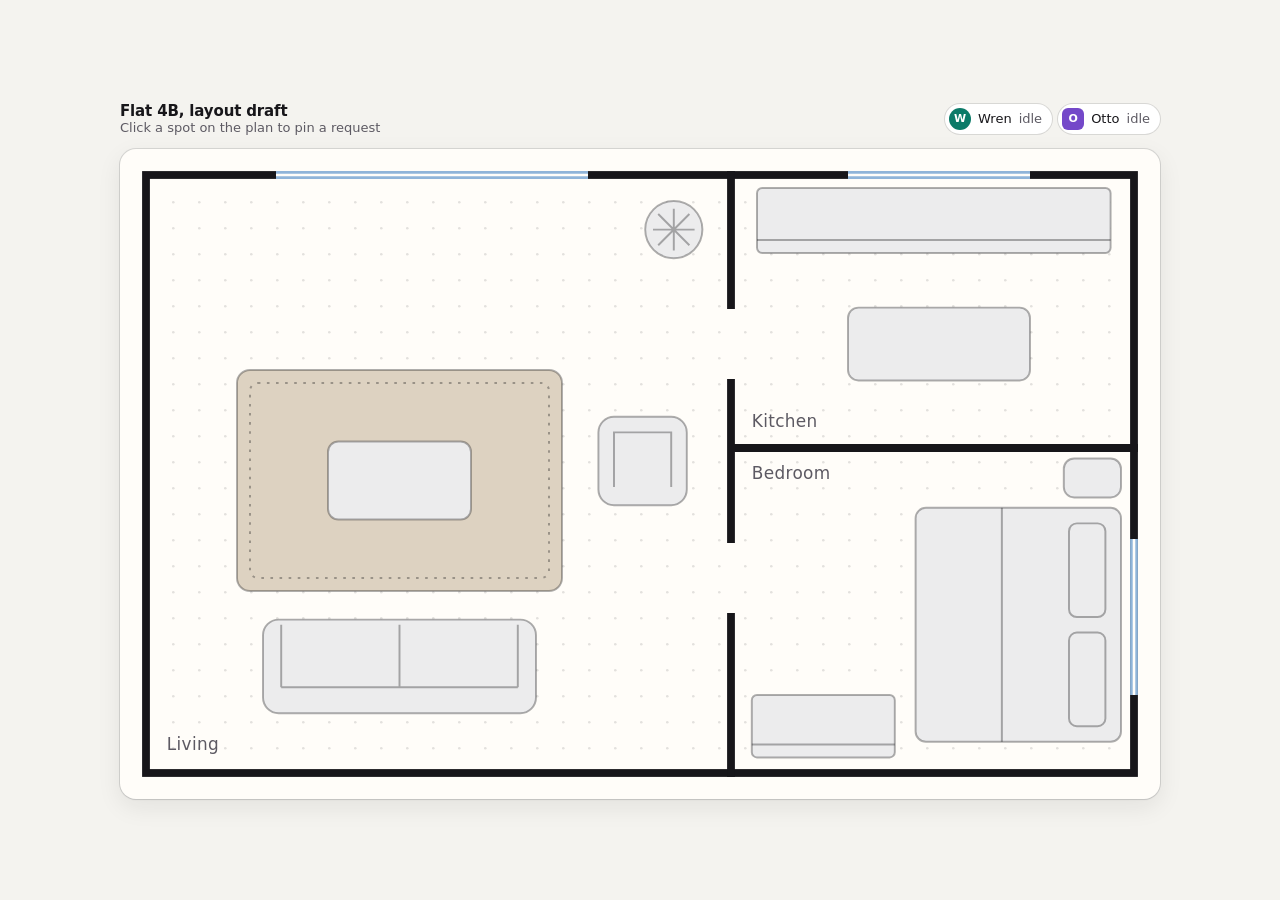
<file: lab/patterns/pinned-threads.html>
<!doctype html>
<html lang="en">
<head>
<meta charset="utf-8">
<meta name="viewport" content="width=device-width, initial-scale=1">
<title>Pinned Agent Threads</title>
<link rel="stylesheet" href="../lab.css">
<style>
:root{
 --wren:#0b7a68;--otto:#7448c9;--agent-ink:#fff;
 --floor:var(--surface);--wall:var(--ink);--fur:color-mix(in oklab,var(--ink) 7%,var(--raised));
 --fur-line:color-mix(in oklab,var(--ink) 34%,transparent);--rug:#ddd2c1;--glass:#8fb4d9;
}
@media (prefers-color-scheme:dark){:root:not([data-theme="light"]){--wren:#4fd1b5;--otto:#bba0ff;--agent-ink:#0d0d10;--rug:#3b352d;--glass:#4f7396}}
:root[data-theme="dark"]{--wren:#4fd1b5;--otto:#bba0ff;--agent-ink:#0d0d10;--rug:#3b352d;--glass:#4f7396}
::selection{background:color-mix(in oklab,var(--accent) 30%,transparent)}
.stage{padding:16px;align-content:center}
@media (max-width:620px){.stage{align-content:start;padding-top:28px}}
.app{width:min(100%,1040px);display:grid;gap:12px;justify-items:center}

.bar{width:100%;display:flex;flex-wrap:wrap;align-items:center;justify-content:space-between;gap:8px 16px}
.doc{display:flex;flex-direction:column;line-height:1.25}
.doc strong{font-size:15px;font-weight:650;letter-spacing:-.01em}
.doc span{font-size:13px;color:var(--muted)}
.agents{display:flex;gap:6px}
.agent-chip{display:flex;align-items:center;gap:7px;padding:4px 10px 4px 4px;border-radius:999px;background:var(--raised);box-shadow:0 0 0 1px var(--line);font-size:13px}
.agent-chip em{font-style:normal;color:var(--muted)}
.agent-chip[data-busy="true"] em{color:var(--agent)}
.av{--agent:var(--wren);flex:none;width:22px;height:22px;display:grid;place-items:center;font-size:11px;font-weight:700;color:var(--agent-ink);background:var(--agent);border-radius:50%}
.av.otto{--agent:var(--otto);border-radius:6px}

.canvas{position:relative;width:min(100%,calc((100dvh - 120px) * 1.6));aspect-ratio:8/5;border-radius:var(--r-md);background:var(--floor);box-shadow:var(--shadow),0 0 0 1px var(--line);overflow:hidden;touch-action:manipulation}
.canvas>svg{position:absolute;inset:0;width:100%;height:100%;display:block;cursor:crosshair}
.canvas>svg:focus-visible{outline:none}
.canvas:has(svg:focus-visible){box-shadow:var(--shadow),0 0 0 2px var(--accent)}
.fur{transition:transform .42s var(--ease)}
.fur .body{fill:var(--fur);stroke:var(--fur-line);stroke-width:1.5;transition:fill .35s var(--ease)}
.fur .detail{fill:none;stroke:var(--fur-line);stroke-width:1.5}
.fur:focus{outline:none}
.fur:focus-visible .body{stroke:var(--accent);stroke-width:3}
.fur.new{animation:grow .38s var(--ease)}
@keyframes grow{from{opacity:0;transform:var(--t) scale(.6)}}
.room-label{font-size:13px;fill:var(--muted);letter-spacing:.02em}
.hl{fill:none;stroke:var(--agent);stroke-width:2.5;stroke-dasharray:6 5;rx:8;pointer-events:none;transition:opacity .5s var(--ease)}
.hl-tag rect{fill:var(--agent)}
.hl-tag text{fill:var(--agent-ink);font-size:12px;font-weight:700}

.layer{position:absolute;inset:0;pointer-events:none}
.pin{position:absolute;pointer-events:auto;width:30px;height:30px;margin:-34px 0 0 -15px;border:0;padding:0;background:none;cursor:pointer;transition:left .42s var(--ease),top .42s var(--ease)}
.pin .drop{position:absolute;inset:0;border-radius:50% 50% 50% 0;transform:rotate(-45deg);background:var(--ink);box-shadow:0 2px 6px rgba(0,0,0,.25)}
.pin .no{position:relative;color:var(--bg);font-size:13px;font-weight:700;line-height:30px}
.pin .av{position:absolute;right:-9px;top:-7px;width:18px;height:18px;font-size:10px;box-shadow:0 0 0 2px var(--floor)}
.pin[data-state="working"] .drop{animation:ring 1.1s var(--ease) infinite}
@keyframes ring{0%{box-shadow:0 0 0 0 color-mix(in oklab,var(--agent) 55%,transparent)}100%{box-shadow:0 0 0 12px transparent}}
.pin.landing{animation:land .3s var(--spring)}
@keyframes land{from{transform:translateY(-10px);opacity:0}}
.pin[data-state="resolved"]{width:24px;height:24px;margin:-12px 0 0 -12px}
.pin[data-state="resolved"] .drop{border-radius:50%;transform:none;background:var(--ok)}
.pin[data-state="resolved"] .no,.pin[data-state="resolved"] .av{display:none}
.pin .check{display:none;position:relative;color:var(--bg)}
.pin[data-state="resolved"] .check{display:block;margin:auto}
.pin:focus-visible{outline-offset:4px;border-radius:50%}

.thread{position:absolute;pointer-events:auto;width:252px;background:var(--raised);border-radius:var(--r-md);box-shadow:var(--shadow),0 0 0 1px var(--line);font-size:14px;line-height:1.4;transform-origin:var(--ox,0) var(--oy,0);animation:pop .26s var(--ease)}
@keyframes pop{from{opacity:0;transform:scale(.88)}}
.thread.leaving{animation:shrink .18s var(--exit) forwards}
@keyframes shrink{to{opacity:0;transform:scale(.6)}}
.thread header{display:flex;align-items:center;gap:8px;padding:10px 8px 8px 12px;border-bottom:1px solid var(--line)}
.thread header .no{width:20px;height:20px;border-radius:50%;background:var(--ink);color:var(--bg);font-size:11px;font-weight:700;display:grid;place-items:center}
.thread header .target{flex:1;font-weight:600}
.icon-btn{width:32px;height:32px;display:grid;place-items:center;border:0;border-radius:8px;background:none;color:var(--muted);cursor:pointer}
.icon-btn:hover{background:var(--line);color:var(--ink)}
.icon-btn.resolve:hover{color:var(--ok)}
.msgs{list-style:none;margin:0;padding:6px 12px;display:grid;gap:10px;max-height:190px;overflow:auto}
.msgs:empty{display:none}
.msg{display:flex;gap:8px;align-items:flex-start}
.msg .who{display:block;font-size:12px;font-weight:650;color:var(--muted)}
.msg p{margin:1px 0 0}
.msg.agent{animation:pop .26s var(--ease)}
.msg.agent .who{color:var(--agent)}
.msg.you .yav{flex:none;width:22px;height:22px;border-radius:50%;background:var(--line);display:grid;place-items:center;font-size:10px;font-weight:700;color:var(--muted)}
.status{display:flex;align-items:center;gap:8px;padding:0 12px 8px;font-size:13px;color:var(--muted)}
.status:empty{display:none}
.dots{display:inline-flex;gap:3px}
.dots i{width:5px;height:5px;border-radius:50%;background:var(--agent);animation:blink 1s infinite}
.dots i:nth-child(2){animation-delay:.15s}.dots i:nth-child(3){animation-delay:.3s}
@keyframes blink{0%,100%{opacity:.25}50%{opacity:1}}
.composer{display:grid;gap:8px;padding:8px 12px 12px}
.pick{display:flex;gap:6px;align-items:center;font-size:13px;color:var(--muted)}
.pick label{display:flex;align-items:center;gap:6px;padding:3px 9px 3px 3px;border-radius:999px;cursor:pointer;box-shadow:0 0 0 1px var(--line);color:var(--ink)}
.pick input{position:absolute;opacity:0;pointer-events:none}
.pick label:has(input:checked){box-shadow:0 0 0 2px var(--agent)}
.pick label:has(input:focus-visible){outline:2px solid var(--accent);outline-offset:2px}
.pick .av{width:18px;height:18px;font-size:10px}
.row{display:flex;gap:6px;align-items:flex-end}
.row textarea{flex:1;min-width:0;width:100%;resize:none;min-height:38px;max-height:90px;padding:8px 10px;border-radius:var(--r-sm);border:1px solid var(--line);background:var(--surface);color:var(--ink);font:inherit;font-size:14px;line-height:1.35;caret-color:var(--accent)}
.row textarea::placeholder{color:var(--muted)}
.row textarea:focus{outline:none;border-color:var(--accent)}
.send{flex:none;width:38px;height:38px;border:0;border-radius:var(--r-sm);background:var(--accent);color:var(--accent-ink);display:grid;place-items:center;cursor:pointer}
.send:disabled{opacity:.4;cursor:default}

.dock{width:100%;display:none}
.dock .thread{position:relative;width:100%;left:auto!important;top:auto!important}
.dock .hint{margin:4px 0 0;text-align:center;font-size:14px;color:var(--muted)}
.narrow .dock{display:block}

.ap-cursor{position:fixed;left:0;top:0;z-index:50;pointer-events:none;transition:transform .5s var(--ease)}
.ap-cursor svg{display:block;filter:drop-shadow(0 2px 3px rgba(0,0,0,.3))}
.ap-ripple{position:fixed;z-index:49;width:36px;height:36px;margin:-18px 0 0 -18px;border-radius:50%;border:2px solid var(--accent);pointer-events:none;animation:rip .45s var(--ease) forwards}
@keyframes rip{from{transform:scale(.3);opacity:1}to{transform:scale(1.3);opacity:0}}
.sr{position:absolute;width:1px;height:1px;overflow:hidden;clip-path:inset(50%)}
</style>
</head>
<body>
<main class="stage">
 <div class="app" id="app">
  <div class="bar">
   <div class="doc"><strong>Flat 4B, layout draft</strong><span>Click a spot on the plan to pin a request</span></div>
   <div class="agents" aria-label="Agents">
    <span class="agent-chip" id="chip-wren" style="--agent:var(--wren)"><span class="av">W</span>Wren <em>idle</em></span>
    <span class="agent-chip" id="chip-otto" style="--agent:var(--otto)"><span class="av otto">O</span>Otto <em>idle</em></span>
   </div>
  </div>
  <div class="canvas" id="canvas">
   <svg id="plan" viewBox="0 0 800 500" tabindex="0" role="application" aria-label="Floor plan. Tab to a piece of furniture and press Enter to pin a request to it, or press Enter here to pin the centre of the plan.">
    <defs>
     <pattern id="grid" width="20" height="20" patternUnits="userSpaceOnUse"><circle cx="1" cy="1" r="1" fill="var(--line)"/></pattern>
    </defs>
    <rect x="20" y="20" width="760" height="460" fill="url(#grid)"/>
    <g id="furniture"></g>
    <g fill="none" stroke="var(--wall)" stroke-width="6" stroke-linecap="square">
     <rect x="20" y="20" width="760" height="460"/>
     <path d="M470 20V120M470 180V300M470 360V480M470 230H780"/>
    </g>
    <g stroke="var(--glass)" stroke-width="6"><path d="M120 20H360M560 20H700M780 300V420"/></g>
    <g stroke="var(--floor)" stroke-width="2"><path d="M120 20H360M560 20H700M780 300V420"/></g>
    <text class="room-label" x="36" y="462">Living</text>
    <text class="room-label" x="486" y="214">Kitchen</text>
    <text class="room-label" x="486" y="254">Bedroom</text>
    <g id="marks"></g>
   </svg>
   <div class="layer" id="layer"></div>
  </div>
  <div class="dock" id="dock" aria-live="polite"><p class="hint">Tap the plan to drop a pin and ask an agent.</p></div>
  <p class="sr" aria-live="polite" id="live"></p>
 </div>
</main>
<script>
(() => {
'use strict';
const NS = 'http://www.w3.org/2000/svg';
const $ = s => document.querySelector(s);
const rm = matchMedia('(prefers-reduced-motion: reduce)');
const canvas = $('#canvas'), plan = $('#plan'), furn = $('#furniture'), marks = $('#marks'), layer = $('#layer'), dock = $('#dock'), app = $('#app');

const AGENTS = {
 wren: {name: 'Wren', initial: 'W', cls: '', color: 'var(--wren)'},
 otto: {name: 'Otto', initial: 'O', cls: 'otto', color: 'var(--otto)'}
};
const COLOURS = [
 [/terracotta|warmer|warm|red|rust/, 'terracotta', '#c4673f'],
 [/sage|green|olive/, 'sage green', '#7f9c7a'],
 [/blue|cooler|cool|slate/, 'slate blue', '#5b77a8'],
 [/ochre|yellow|mustard|gold/, 'ochre', '#c99a2e'],
 [/charcoal|darker|dark|grey|gray|black/, 'charcoal', '#4a4a52'],
 [/cream|lighter|light|white|beige/, 'cream', '#e6dcc6']
];
const START = [
 {id:'rug', name:'Rug', kind:'rug', x:90, y:170, w:250, h:170},
 {id:'table', name:'Coffee table', kind:'table', x:160, y:225, w:110, h:60},
 {id:'sofa', name:'Sofa', kind:'sofa', x:110, y:362, w:210, h:72},
 {id:'chair', name:'Armchair', kind:'chair', x:368, y:206, w:68, h:68},
 {id:'plant', name:'Plant', kind:'plant', x:404, y:40, w:44, h:44},
 {id:'counter', name:'Kitchen counter', kind:'counter', x:490, y:30, w:272, h:50},
 {id:'island', name:'Island', kind:'table', x:560, y:122, w:140, h:56},
 {id:'bed', name:'Bed', kind:'bed', x:612, y:276, w:158, h:180},
 {id:'stand', name:'Bedside table', kind:'table', x:726, y:238, w:44, h:30},
 {id:'wardrobe', name:'Wardrobe', kind:'counter', x:486, y:420, w:110, h:48}
];
const ADDABLE = {lamp:['Floor lamp','lamp',30], plant:['Plant','plant',40], chair:['Chair','chair',56], shelf:['Shelf','counter',70], 'side table':['Side table','table',40], rug:['Rug','rug',90]};

let shapes, pins, seq, timers = new Set(), active = null;
const later = (fn, ms) => { const t = setTimeout(() => { timers.delete(t); fn(); }, ms); timers.add(t); return t; };

function el(tag, attrs, parent){ const n = document.createElementNS(NS, tag); for (const k in attrs) n.setAttribute(k, attrs[k]); parent && parent.append(n); return n; }

function draw(s){
 const g = s.g || el('g', {class:'fur', tabindex:'0', role:'button', 'data-id':s.id}, furn);
 s.g = g; g.replaceChildren();
 g.setAttribute('aria-label', s.name + '. Press Enter to pin a request.');
 el('title', {}, g).textContent = s.name;
 const {w, h, kind} = s, body = {class:'body'};
 if (kind === 'rug') { const r = el('rect', {...body, width:w, height:h, rx:10}, g); r.style.fill = s.fill || 'var(--rug)'; el('rect', {class:'detail', x:10, y:10, width:w-20, height:h-20, rx:6, 'stroke-dasharray':'2 5'}, g); }
 else if (kind === 'sofa') { el('rect', {...body, width:w, height:h, rx:12}, g); el('path', {class:'detail', d:`M14 ${h-20}H${w-14}M14 4V${h-20}M${w-14} 4V${h-20}M${w/2} 4V${h-20}`}, g); }
 else if (kind === 'chair') { el('rect', {...body, width:w, height:h, rx:12}, g); el('path', {class:'detail', d:`M12 ${h-14}V12H${w-12}V${h-14}`}, g); }
 else if (kind === 'plant') { el('circle', {...body, cx:w/2, cy:h/2, r:w/2}, g); el('path', {class:'detail', d:`M${w/2} 6V${h-6}M6 ${h/2}H${w-6}M10 10L${w-10} ${h-10}M${w-10} 10L10 ${h-10}`}, g); }
 else if (kind === 'lamp') { el('circle', {...body, cx:w/2, cy:h/2, r:w/2}, g); el('circle', {cx:w/2, cy:h/2, r:5, fill:'var(--warn)'}, g); }
 else if (kind === 'bed') { el('rect', {...body, width:w, height:h, rx:8}, g); el('rect', {class:'detail', x:w-40, y:12, width:28, height:h/2-18, rx:6}, g); el('rect', {class:'detail', x:w-40, y:h/2+6, width:28, height:h/2-18, rx:6}, g); el('path', {class:'detail', d:`M${w*0.42} 0V${h}`}, g); }
 else { el('rect', {...body, width:w, height:h, rx: kind === 'table' ? 8 : 4}, g); if (kind === 'counter') el('path', {class:'detail', d:`M0 ${h-10}H${w}`}, g); }
 if (s.fill && kind !== 'rug') g.querySelector('.body').style.fill = s.fill;
 place(s);
}
function place(s){ const t = `translate(${s.x}px,${s.y}px)`; s.g.style.transform = t; s.g.style.setProperty('--t', t); }

function reset(){
 timers.forEach(clearTimeout); timers.clear();
 furn.replaceChildren(); marks.replaceChildren(); layer.replaceChildren();
 dock.querySelectorAll('.thread').forEach(n => n.remove());
 shapes = new Map(START.map(s => [s.id, {...s}])); shapes.forEach(draw);
 pins = []; seq = 0; active = null;
 setBusy('wren', false); setBusy('otto', false); layout();
}

const toSvg = (cx, cy) => { const r = canvas.getBoundingClientRect(); return {x:(cx - r.left) / r.width * 800, y:(cy - r.top) / r.height * 500}; };
const toClient = (x, y) => { const r = canvas.getBoundingClientRect(); return {x:r.left + x / 800 * r.width, y:r.top + y / 500 * r.height}; };
const shapeAt = (x, y) => [...shapes.values()].reverse().find(s => x >= s.x && x <= s.x + s.w && y >= s.y && y <= s.y + s.h && s.kind !== 'rug') || [...shapes.values()].find(s => s.kind === 'rug' && x >= s.x && x <= s.x + s.w && y >= s.y && y <= s.y + s.h);
const pinPos = p => { const s = p.shapeId && shapes.get(p.shapeId); return s ? {x:s.x + p.dx, y:s.y + p.dy} : {x:p.x, y:p.y}; };
const isNarrow = () => canvas.getBoundingClientRect().width < 620;

/* ---------- pins and threads ---------- */
function freeAgent(){ const busy = a => pins.some(p => p.agent === a && p.state === 'working'); return busy('wren') && !busy('otto') ? 'otto' : 'wren'; }

function dropPin(x, y, shape){
 pins.filter(p => p.state === 'draft').forEach(removePin);
 const p = {n: ++seq, state:'draft', agent:freeAgent(), x, y};
 if (shape) { p.shapeId = shape.id; p.dx = x - shape.x; p.dy = y - shape.y; }
 p.target = shape ? shape.name : 'This spot';
 p.ref = shape ? 'the ' + shape.name.toLowerCase() : 'this spot';
 p.btn = document.createElement('button');
 p.btn.className = 'pin landing';
 p.btn.innerHTML = `<span class="drop"></span><span class="no">${p.n}</span><svg class="check" width="14" height="14" viewBox="0 0 14 14" aria-hidden="true"><path d="M3 7.5l2.6 2.6L11 4.5" fill="none" stroke="currentColor" stroke-width="2.2" stroke-linecap="round" stroke-linejoin="round"/></svg>`;
 p.btn.addEventListener('click', e => { e.stopPropagation(); openThread(p, true); });
 layer.append(p.btn);
 p.card = buildCard(p);
 pins.push(p); refreshPin(p); openThread(p, true);
 return p;
}

function buildCard(p){
 const c = document.createElement('section');
 c.className = 'thread'; c.setAttribute('aria-label', `Thread ${p.n} on ${p.target}`);
 c.innerHTML = `<header><span class="no">${p.n}</span><span class="target">${p.target}</span>
  <button class="icon-btn resolve" type="button" aria-label="Resolve thread" title="Resolve"><svg width="16" height="16" viewBox="0 0 16 16" aria-hidden="true"><path d="M3.5 8.5l3 3 6-6.5" fill="none" stroke="currentColor" stroke-width="2" stroke-linecap="round" stroke-linejoin="round"/></svg></button>
  <button class="icon-btn close" type="button" aria-label="Close thread" title="Close"><svg width="14" height="14" viewBox="0 0 14 14" aria-hidden="true"><path d="M3 3l8 8M11 3l-8 8" stroke="currentColor" stroke-width="1.8" stroke-linecap="round"/></svg></button></header>
  <ol class="msgs"></ol><div class="status"></div>
  <form class="composer"><div class="pick" role="radiogroup" aria-label="Ask agent">Ask
   ${Object.entries(AGENTS).map(([k, a]) => `<label style="--agent:${a.color}"><input type="radio" name="ag${p.n}" value="${k}" ${p.agent === k ? 'checked' : ''}><span class="av ${a.cls}">${a.initial}</span>${a.name}</label>`).join('')}</div>
   <div class="row"><textarea rows="1" placeholder="Ask about ${p.ref}…" aria-label="Request"></textarea>
   <button class="send" type="submit" aria-label="Send" disabled><svg width="16" height="16" viewBox="0 0 16 16" aria-hidden="true"><path d="M8 13V3M3.5 7.5L8 3l4.5 4.5" fill="none" stroke="currentColor" stroke-width="2" stroke-linecap="round" stroke-linejoin="round"/></svg></button></div></form>`;
 const ta = c.querySelector('textarea'), send = c.querySelector('.send');
 ta.addEventListener('input', () => { send.disabled = !ta.value.trim(); ta.style.height = 'auto'; ta.style.height = Math.min(ta.scrollHeight + 2, 90) + 'px'; });
 ta.addEventListener('keydown', e => { if (e.key === 'Enter' && !e.shiftKey) { e.preventDefault(); c.querySelector('form').requestSubmit(); } });
 c.querySelector('form').addEventListener('submit', e => { e.preventDefault(); submit(p); });
 c.querySelectorAll('input[type=radio]').forEach(r => r.addEventListener('change', () => { p.agent = r.value; refreshPin(p); }));
 c.querySelector('.resolve').addEventListener('click', () => resolve(p));
 c.querySelector('.close').addEventListener('click', () => closeThread(p, true));
 c.addEventListener('keydown', e => { if (e.key === 'Escape') { e.stopPropagation(); closeThread(p, true); } });
 c.addEventListener('pointerdown', e => e.stopPropagation());
 c.addEventListener('click', e => e.stopPropagation());
 return c;
}

function refreshPin(p){
 const a = AGENTS[p.agent];
 p.btn.dataset.state = p.state;
 p.btn.style.setProperty('--agent', a.color);
 p.card.style.setProperty('--agent', a.color);
 let av = p.btn.querySelector('.av');
 if (p.state !== 'draft') { if (!av) { av = document.createElement('span'); p.btn.append(av); } av.className = 'av ' + a.cls; av.textContent = a.initial; }
 const label = p.state === 'resolved' ? `Resolved thread ${p.n} on ${p.target}. Press to reopen.` : `Thread ${p.n} on ${p.target}${p.state === 'working' ? ', ' + a.name + ' is working' : ''}`;
 p.btn.setAttribute('aria-label', label);
 const pos = pinPos(p); p.btn.style.left = pos.x / 8 + '%'; p.btn.style.top = pos.y / 5 + '%';
}

function openThread(p, focus){
 if (p.state === 'resolved') { p.state = p.agent && p.card.querySelector('.msg') ? 'done' : 'draft'; refreshPin(p); }
 p.open = true; active = p;
 if (isNarrow()) pins.forEach(o => { if (o !== p) o.open = false; });
 layout();
 if (focus) { const ta = p.card.querySelector('textarea'); (ta || p.card.querySelector('button')).focus({preventScroll:true}); }
}
function closeThread(p, restoreFocus){
 if (p.state === 'draft' && !p.card.querySelector('textarea').value.trim()) { removePin(p); plan.focus({preventScroll:true}); return; }
 p.open = false; if (active === p) active = null;
 hideCard(p, () => { layout(); if (restoreFocus) p.btn.focus({preventScroll:true}); });
}
function hideCard(p, then){
 if (!p.card.isConnected || rm.matches) { p.card.remove(); then && then(); return; }
 p.card.classList.add('leaving');
 setTimeout(() => { p.card.classList.remove('leaving'); p.card.remove(); then && then(); }, 180);
}
function removePin(p){ p.card.remove(); p.btn.remove(); pins = pins.filter(o => o !== p); if (active === p) active = null; layout(); }
function resolve(p){
 p.state = 'resolved'; p.open = false; if (active === p) active = null;
 refreshPin(p); announce(`Thread ${p.n} resolved.`);
 hideCard(p, () => { layout(); p.btn.focus({preventScroll:true}); });
}

function layout(){
 const narrow = isNarrow();
 app.classList.toggle('narrow', narrow);
 pins.forEach(refreshPin);
 dock.querySelector('.hint').hidden = pins.some(p => p.open);
 if (narrow) {
  pins.forEach(p => { if (p.card.classList.contains('leaving')) return; if (p.open && p === active) { if (p.card.parentNode !== dock) dock.append(p.card); } else p.card.remove(); });
  return;
 }
 const r = canvas.getBoundingClientRect(), placed = [], M = 10;
 const clampX = v => Math.max(M, Math.min(v, r.width - M - 252)), clampY = (v, h) => Math.max(M, Math.min(v, r.height - h - M));
 pins.forEach(p => {
  if (!p.open) { if (!p.card.classList.contains('leaving')) p.card.remove(); return; }
  if (p.card.parentNode !== layer) layer.append(p.card);
  const pos = pinPos(p), px = pos.x / 800 * r.width, py = pos.y / 500 * r.height, cw = p.card.offsetWidth, ch = p.card.offsetHeight;
  // Try beside, then above or below the pin; keep the spot that covers the fewest other cards and the pin itself.
  const options = [
   {left:px + 22, top:clampY(py - 40, ch), fits:px + 22 + cw <= r.width - M},
   {left:px - 22 - cw, top:clampY(py - 40, ch), fits:px - 22 - cw >= M},
   {left:clampX(px - cw / 2), top:py - 44 - ch, fits:py - 44 - ch >= M},
   {left:clampX(px - cw / 2), top:py + 12, fits:py + 12 + ch <= r.height - M}
  ].map((o, i) => ({...o, i})).filter(o => o.fits);
  if (!options.length) options.push({left:clampX(px + 22), top:clampY(py - 40, ch), i:0});
  const cost = o => placed.reduce((sum, q) => sum + Math.max(0, Math.min(o.left + cw, q.left + q.w) - Math.max(o.left, q.left)) * Math.max(0, Math.min(o.top + ch, q.top + q.h) - Math.max(o.top, q.top)), 0)
   + pins.reduce((sum, q) => { const c = pinPos(q), x = c.x / 800 * r.width, y = c.y / 500 * r.height; return sum + (x > o.left - 14 && x < o.left + cw + 14 && y > o.top && y < o.top + ch + 34 ? 4000 : 0); }, 0);
  const prev = options.find(o => o.i === p.side);
  let best = options.reduce((a, b) => cost(b) < cost(a) ? b : a);
  if (prev && cost(prev) <= cost(best)) best = prev;
  p.side = best.i;
  placed.push({left:best.left, top:best.top, w:cw, h:ch});
  p.card.style.left = best.left + 'px'; p.card.style.top = best.top + 'px';
  p.card.style.setProperty('--ox', (px - best.left) + 'px'); p.card.style.setProperty('--oy', (py - best.top) + 'px');
 });
}

/* ---------- the agent ---------- */
function addMsg(p, who, text){
 const li = document.createElement('li');
 if (who === 'you') li.className = 'msg you', li.innerHTML = `<span class="yav">You</span><div><span class="who">You</span><p></p></div>`;
 else { const a = AGENTS[who]; li.className = 'msg agent'; li.innerHTML = `<span class="av ${a.cls}">${a.initial}</span><div><span class="who">${a.name}</span><p></p></div>`; }
 li.querySelector('p').textContent = text;
 const list = p.card.querySelector('.msgs'); list.append(li); list.scrollTop = list.scrollHeight;
 layout();
}
function setStatus(p, html){ p.card.querySelector('.status').innerHTML = html; layout(); }
function setBusy(agent, busy){ const c = $('#chip-' + agent); c.dataset.busy = busy; c.querySelector('em').textContent = busy ? 'working' : 'idle'; }

function submit(p){
 const ta = p.card.querySelector('textarea'), text = ta.value.trim();
 if (!text || p.state === 'working') return;
 ta.value = ''; ta.dispatchEvent(new Event('input'));
 const first = p.state === 'draft';
 p.state = 'working'; refreshPin(p);
 if (first) { p.card.querySelector('.pick').remove(); ta.placeholder = 'Reply…'; }
 addMsg(p, 'you', text);
 const a = AGENTS[p.agent], agent = p.agent;
 setBusy(agent, true);
 setStatus(p, `<span class="dots" aria-hidden="true"><i></i><i></i><i></i></span>${a.name} is looking at ${p.ref}`);
 later(() => {
  const reply = act(p, text);
  p.state = 'done'; setStatus(p, ''); refreshPin(p);
  addMsg(p, agent, reply);
  announce(`${a.name} replied on thread ${p.n}: ${reply}`);
  if (!pins.some(o => o.agent === agent && o.state === 'working')) setBusy(agent, false);
 }, rm.matches ? 900 : 2200);
}

function act(p, text){
 const t = text.toLowerCase(), pos = pinPos(p);
 const s = p.shapeId && shapes.get(p.shapeId);
 const name = s ? s.name.toLowerCase() : null;
 const addNoun = /\b(add|put|place|bring|need)\b/.test(t) && (Object.keys(ADDABLE).find(k => t.includes(k)) || 'side table');
 if (addNoun) {
  const [label, kind, size] = ADDABLE[addNoun];
  const x = Math.round(Math.max(26, Math.min(774 - size, pos.x - size / 2))), y = Math.round(Math.max(26, Math.min(474 - size, pos.y - size / 2)));
  const ns = {id:'add' + Date.now(), name:label, kind, x, y, w:size, h:size};
  shapes.set(ns.id, ns); draw(ns); ns.g.classList.add('new');
  if (!s) { p.shapeId = ns.id; p.dx = pos.x - x; p.dy = pos.y - y; }
  highlight(ns, p.agent);
  const near = nearest(ns);
  return `Added a ${label.toLowerCase()} ${near ? 'beside the ' + near.name.toLowerCase() : 'here'}.`;
 }
 const col = COLOURS.find(([re]) => re.test(t));
 if (col || /colou?r|paint/.test(t)) {
  if (!s) return `There's nothing under this pin to recolour. Drop the pin on a piece of furniture, or ask me to add something here.`;
  const [, cname, hex] = col || COLOURS[0];
  s.fill = hex; draw(s); highlight(s, p.agent);
  return `Recoloured the ${name} ${cname}.`;
 }
 const dir = ['left', 'right', 'up', 'down'].find(d => t.includes(d)) || (/\bwall\b|closer|move|shift|slide|push|nudge/.test(t) ? 'wall' : null);
 if (dir) {
  if (!s) return `There's nothing under this pin to move. Drop the pin on a piece of furniture, or ask me to add something here.`;
  const cm = +(t.match(/(\d+)\s*cm/) || [])[1] || 60;
  const room = s.x < 470 ? {l:26, r:467, t:26, b:474} : s.y < 230 ? {l:476, r:774, t:26, b:227} : {l:476, r:774, t:236, b:474};
  const gaps = {left:s.x - room.l, right:room.r - s.x - s.w, up:s.y - room.t, down:room.b - s.y - s.h};
  let d = dir === 'wall' ? Object.keys(gaps).reduce((a, b) => gaps[a] <= gaps[b] ? a : b) : dir;
  const toWall = dir === 'wall' || /wall/.test(t);
  const amount = Math.max(0, Math.min(toWall ? gaps[d] : cm, gaps[d]));
  if (amount < 2) return `The ${name} is already against the ${wallName(d)} wall. Want it moved somewhere else?`;
  if (d === 'left') s.x -= amount; if (d === 'right') s.x += amount; if (d === 'up') s.y -= amount; if (d === 'down') s.y += amount;
  place(s); pins.forEach(refreshPin); layout(); highlight(s, p.agent);
  return `Moved the ${name} ${Math.round(amount)} cm ${d}${toWall || amount === gaps[d] ? ', against the ' + wallName(d) + ' wall' : ''}.`;
 }
 return s ? `This pin is on the ${name}. I can move it, recolour it, or add something beside it. Which would you like?` : `I can add something at this spot, like a lamp, plant or chair. What should go here?`;
}
const wallName = d => ({left:'west', right:'east', up:'north', down:'south'})[d];
function nearest(n){
 let best = null, bd = 90;
 shapes.forEach(s => { if (s === n || s.kind === 'rug') return; const dx = Math.max(s.x - (n.x + n.w), n.x - (s.x + s.w), 0), dy = Math.max(s.y - (n.y + n.h), n.y - (s.y + s.h), 0), d = Math.hypot(dx, dy); if (d < bd) { bd = d; best = s; } });
 return best;
}
function highlight(s, agent){
 const a = AGENTS[agent];
 later(() => {
  const g = el('g', {}, marks); g.style.setProperty('--agent', a.color);
  const pad = 7, r = el('rect', {class:'hl', x:s.x - pad, y:s.y - pad, width:s.w + pad * 2, height:s.h + pad * 2}, g);
  const tag = el('g', {class:'hl-tag', transform:`translate(${s.x - pad},${Math.max(4, s.y - pad - 22)})`}, g);
  el('rect', {width:46, height:19, rx:5}, tag); el('text', {x:8, y:14}, tag).textContent = a.name;
  later(() => { g.style.transition = 'opacity .5s'; g.style.opacity = 0; later(() => g.remove(), 520); }, 1500);
 }, rm.matches ? 0 : 380);
}
const announce = msg => { $('#live').textContent = msg; };

/* ---------- input ---------- */
plan.addEventListener('click', e => {
 const {x, y} = toSvg(e.clientX, e.clientY);
 if (x < 20 || x > 780 || y < 20 || y > 480) return;
 const g = e.target.closest('.fur'), s = g ? shapes.get(g.dataset.id) : shapeAt(x, y);
 dropPin(x, y, s);
});
plan.addEventListener('keydown', e => {
 if (e.key !== 'Enter' && e.key !== ' ') return;
 e.preventDefault();
 const g = e.target.closest('.fur');
 if (g) { const s = shapes.get(g.dataset.id); dropPin(s.x + s.w / 2, s.y + s.h / 2, s); }
 else dropPin(400, 250, shapeAt(400, 250));
});
addEventListener('keydown', e => { if (e.key === 'Escape' && active) closeThread(active, true); });
new ResizeObserver(() => layout()).observe(canvas);

reset();

/* ---------- autoplay ---------- */
const STOP = Symbol('stop');
let auto = new URLSearchParams(location.search).has('autoplay'), gen = 0, cur;
const sleep = ms => new Promise((res, rej) => { const g = gen; setTimeout(() => g === gen && auto ? res() : rej(STOP), ms); });
function stopAuto(e){ if (!e.isTrusted || !auto) return; auto = false; gen++; cur && cur.remove(); }
['pointerdown', 'keydown', 'wheel', 'touchstart'].forEach(t => addEventListener(t, stopAuto, {capture:true, passive:true}));
async function moveTo(x, y){
 const from = cur._p || {x:innerWidth * .7, y:innerHeight * .9}, d = Math.hypot(x - from.x, y - from.y);
 const ms = rm.matches ? 0 : Math.min(750, 260 + d * .9);
 cur.style.transitionDuration = ms + 'ms'; cur.style.transform = `translate(${x}px,${y}px)`; cur._p = {x, y};
 await sleep(ms + 80);
}
async function tap(x, y, fn){
 await moveTo(x, y);
 const r = document.createElement('div'); r.className = 'ap-ripple'; r.style.left = x + 'px'; r.style.top = y + 'px'; document.body.append(r); setTimeout(() => r.remove(), 500);
 await sleep(110); fn();
}
const centre = n => { const r = n.getBoundingClientRect(); return [r.left + r.width / 2, r.top + r.height / 2]; };
async function tapEl(n){ const [x, y] = centre(n); await tap(x, y, () => n.click()); }
async function type(p, text){
 const ta = p.card.querySelector('textarea');
 await tapEl(ta); ta.focus({preventScroll:true});
 for (const ch of text) { ta.value += ch; ta.dispatchEvent(new Event('input')); await sleep(38); }
 await sleep(250);
}
async function pinAt(x, y){
 const c = toClient(x, y); let p;
 await tap(c.x, c.y, () => { p = dropPin(x, y, shapeAt(x, y)); });
 await sleep(350); return p;
}
async function demo(){
 await sleep(700);
 const p1 = await pinAt(160, 398);
 await type(p1, 'Slide this left, against the wall');
 await tapEl(p1.card.querySelector('.send'));
 await sleep(500);
 const p2 = await pinAt(590, 300);
 await type(p2, 'Add a reading lamp here');
 await tapEl(p2.card.querySelector('.send'));
 while (pins.some(p => p.state === 'working')) await sleep(150);
 await sleep(1700);
 if (isNarrow()) { await tapEl(p1.btn); await sleep(900); }
 await tapEl(p1.card.querySelector('.resolve'));
 await sleep(600);
 if (isNarrow()) { await tapEl(p2.btn); await sleep(700); }
 await tapEl(p2.card.querySelector('.resolve'));
 await sleep(1300);
}
async function run(){
 cur = document.createElement('div'); cur.className = 'ap-cursor'; cur.setAttribute('aria-hidden', 'true');
 cur.innerHTML = '<svg width="22" height="26" viewBox="0 0 22 26"><path d="M2 2l17 11.5-7.4 1.3L16 23l-3.6 1.6-4.3-8.3L2 21z" fill="var(--ink)" stroke="var(--bg)" stroke-width="1.6" stroke-linejoin="round"/></svg>';
 document.body.append(cur);
 cur.style.transitionDuration = '0ms'; cur.style.transform = `translate(${innerWidth * .7}px,${innerHeight * .9}px)`;
 while (auto) {
  try { await demo(); await sleep(2000); reset(); document.activeElement && document.activeElement.blur(); }
  catch (e) { if (e !== STOP) throw e; }
 }
}
if (auto) run();
})();
</script>
</body>
</html>
</file>
<file: lab/lab.css>
/* Interface Lab: shared base for every pattern prototype. Tokens first; each prototype adds only its own styles. */
:root{
 --bg:#f4f3ef;--surface:#fffdf9;--raised:#ffffff;--ink:#17161a;--muted:#5d5a63;--line:rgba(23,22,26,.12);
 --accent:#3b5bdb;--accent-ink:#ffffff;--ok:#1d7a52;--warn:#9a5b00;--crit:#b3261e;
 --shadow:0 1px 2px rgba(23,22,26,.06),0 8px 24px rgba(23,22,26,.08);
 --spring:cubic-bezier(.2,.9,.3,1.04);--ease:cubic-bezier(.16,1,.3,1);--exit:cubic-bezier(.7,0,.84,0);
 --r-sm:10px;--r-md:16px;--r-lg:24px;
 color-scheme:light;
}
@media (prefers-color-scheme:dark){:root:not([data-theme="light"]){
 --bg:#0d0d10;--surface:#16161b;--raised:#1d1d24;--ink:#ecebf0;--muted:#9a98a3;--line:rgba(236,235,240,.12);
 --accent:#9fb3ff;--accent-ink:#0d0d10;--ok:#5fd3a0;--warn:#f3c25c;--crit:#ff8a80;
 --shadow:0 1px 2px rgba(0,0,0,.4),0 10px 30px rgba(0,0,0,.45);color-scheme:dark}}
:root[data-theme="dark"]{
 --bg:#0d0d10;--surface:#16161b;--raised:#1d1d24;--ink:#ecebf0;--muted:#9a98a3;--line:rgba(236,235,240,.12);
 --accent:#9fb3ff;--accent-ink:#0d0d10;--ok:#5fd3a0;--warn:#f3c25c;--crit:#ff8a80;
 --shadow:0 1px 2px rgba(0,0,0,.4),0 10px 30px rgba(0,0,0,.45);color-scheme:dark}
*{box-sizing:border-box}
html,body{margin:0;height:100%}
body{background:var(--bg);color:var(--ink);font:16px/1.5 Inter,system-ui,-apple-system,"Segoe UI",sans-serif;-webkit-font-smoothing:antialiased}
button{font:inherit;color:inherit}
:focus-visible{outline:2px solid var(--accent);outline-offset:2px}
/* A prototype fills its frame: a stage centred in the viewport. */
.stage{min-height:100%;display:grid;place-items:center;padding:24px 16px}
.label{font-size:12px;font-weight:600;letter-spacing:.08em;text-transform:uppercase;color:var(--muted)}
.pill{border:0;border-radius:999px;min-height:40px;padding:0 16px;background:var(--line);cursor:pointer}
.pill.primary{background:var(--accent);color:var(--accent-ink)}
@media (prefers-reduced-motion:reduce){*,*::before,*::after{animation-duration:.01ms!important;animation-iteration-count:1!important;transition-duration:.01ms!important;scroll-behavior:auto!important}}
</file>
